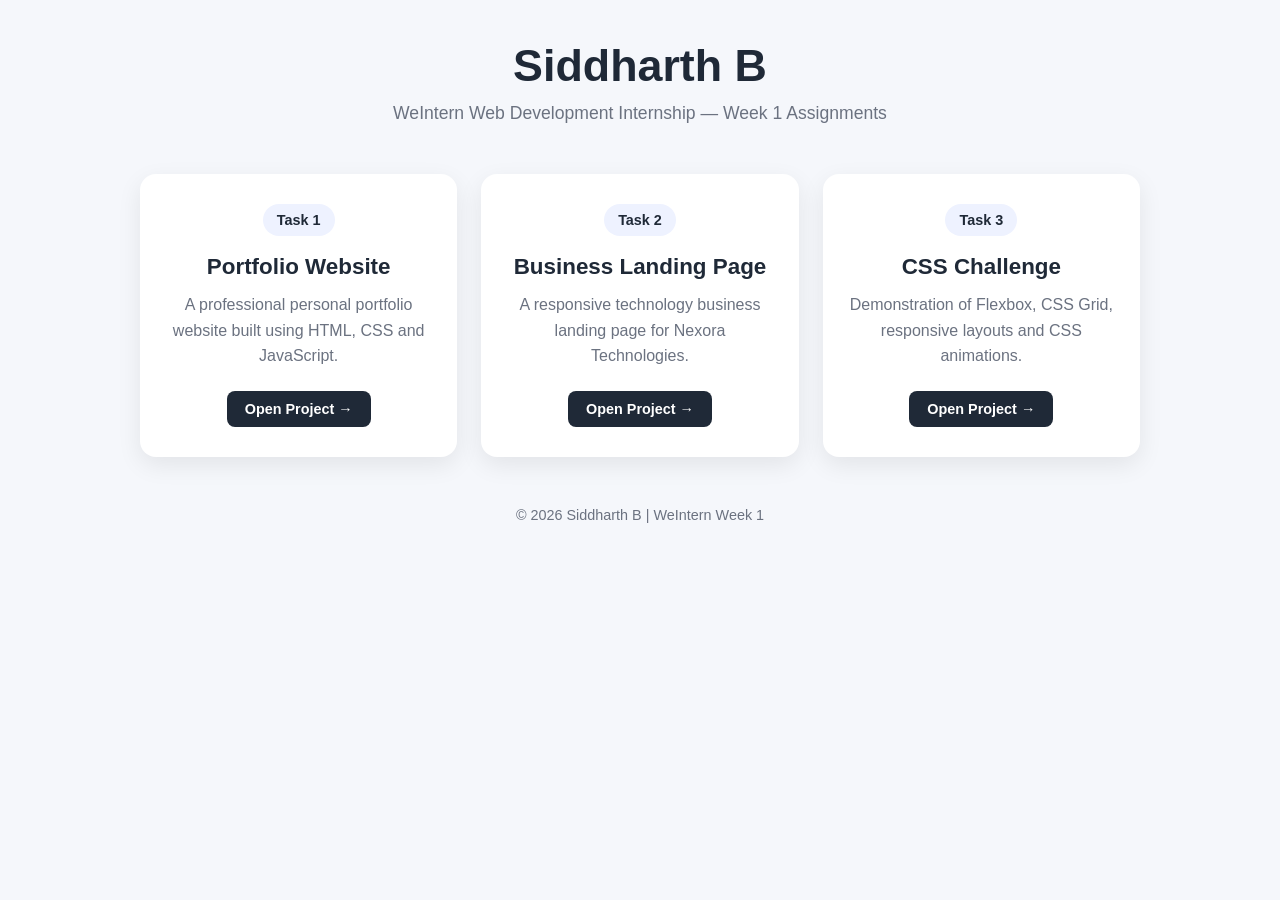
<file: index.html>
<!DOCTYPE html>
<html lang="en">
<head>
    <meta charset="UTF-8">
    <meta name="viewport" content="width=device-width, initial-scale=1.0">

    <title>Siddharth B | Week 1 Assignments</title>

    <style>
        * {
            margin: 0;
            padding: 0;
            box-sizing: border-box;
        }

        body {
            font-family: Arial, sans-serif;
            background: #f5f7fb;
            color: #1f2937;
            min-height: 100vh;
            padding: 40px 20px;
        }

        .container {
            width: 100%;
            max-width: 1000px;
            margin: auto;
        }

        header {
            text-align: center;
            margin-bottom: 50px;
        }

        header h1 {
            font-size: 2.8rem;
            margin-bottom: 12px;
        }

        header p {
            color: #6b7280;
            font-size: 1.1rem;
        }

        .projects {
            display: grid;
            grid-template-columns: repeat(3, 1fr);
            gap: 24px;
        }

        .project-card {
            background: #ffffff;
            padding: 30px 24px;
            border-radius: 16px;
            text-align: center;
            text-decoration: none;
            color: #1f2937;
            box-shadow: 0 8px 25px rgba(0, 0, 0, 0.08);
            transition: transform 0.3s ease, box-shadow 0.3s ease;
        }

        .project-card:hover {
            transform: translateY(-8px);
            box-shadow: 0 14px 35px rgba(0, 0, 0, 0.12);
        }

        .project-number {
            display: inline-block;
            margin-bottom: 18px;
            padding: 8px 14px;
            border-radius: 20px;
            background: #eef2ff;
            font-size: 0.9rem;
            font-weight: bold;
        }

        .project-card h2 {
            margin-bottom: 12px;
            font-size: 1.4rem;
        }

        .project-card p {
            color: #6b7280;
            line-height: 1.6;
            margin-bottom: 22px;
        }

        .open-project {
            display: inline-block;
            padding: 10px 18px;
            border-radius: 8px;
            background: #1f2937;
            color: white;
            font-size: 0.9rem;
            font-weight: bold;
        }

        footer {
            text-align: center;
            margin-top: 50px;
            color: #6b7280;
            font-size: 0.9rem;
        }

        @media (max-width: 768px) {
            .projects {
                grid-template-columns: 1fr;
            }

            header h1 {
                font-size: 2.2rem;
            }
        }
    </style>
</head>

<body>

    <main class="container">

        <header>
            <h1>Siddharth B</h1>

            <p>
                WeIntern Web Development Internship — Week 1 Assignments
            </p>
        </header>

        <section class="projects">

            <a href="portfolio-website/" class="project-card">

                <span class="project-number">
                    Task 1
                </span>

                <h2>Portfolio Website</h2>

                <p>
                    A professional personal portfolio website built using
                    HTML, CSS and JavaScript.
                </p>

                <span class="open-project">
                    Open Project →
                </span>

            </a>


            <a href="business-landing/" class="project-card">

                <span class="project-number">
                    Task 2
                </span>

                <h2>Business Landing Page</h2>

                <p>
                    A responsive technology business landing page for
                    Nexora Technologies.
                </p>

                <span class="open-project">
                    Open Project →
                </span>

            </a>


            <a href="css-challenge/" class="project-card">

                <span class="project-number">
                    Task 3
                </span>

                <h2>CSS Challenge</h2>

                <p>
                    Demonstration of Flexbox, CSS Grid, responsive layouts
                    and CSS animations.
                </p>

                <span class="open-project">
                    Open Project →
                </span>

            </a>

        </section>

        <footer>
            <p>© 2026 Siddharth B | WeIntern Week 1</p>
        </footer>

    </main>

</body>
</html>
</file>
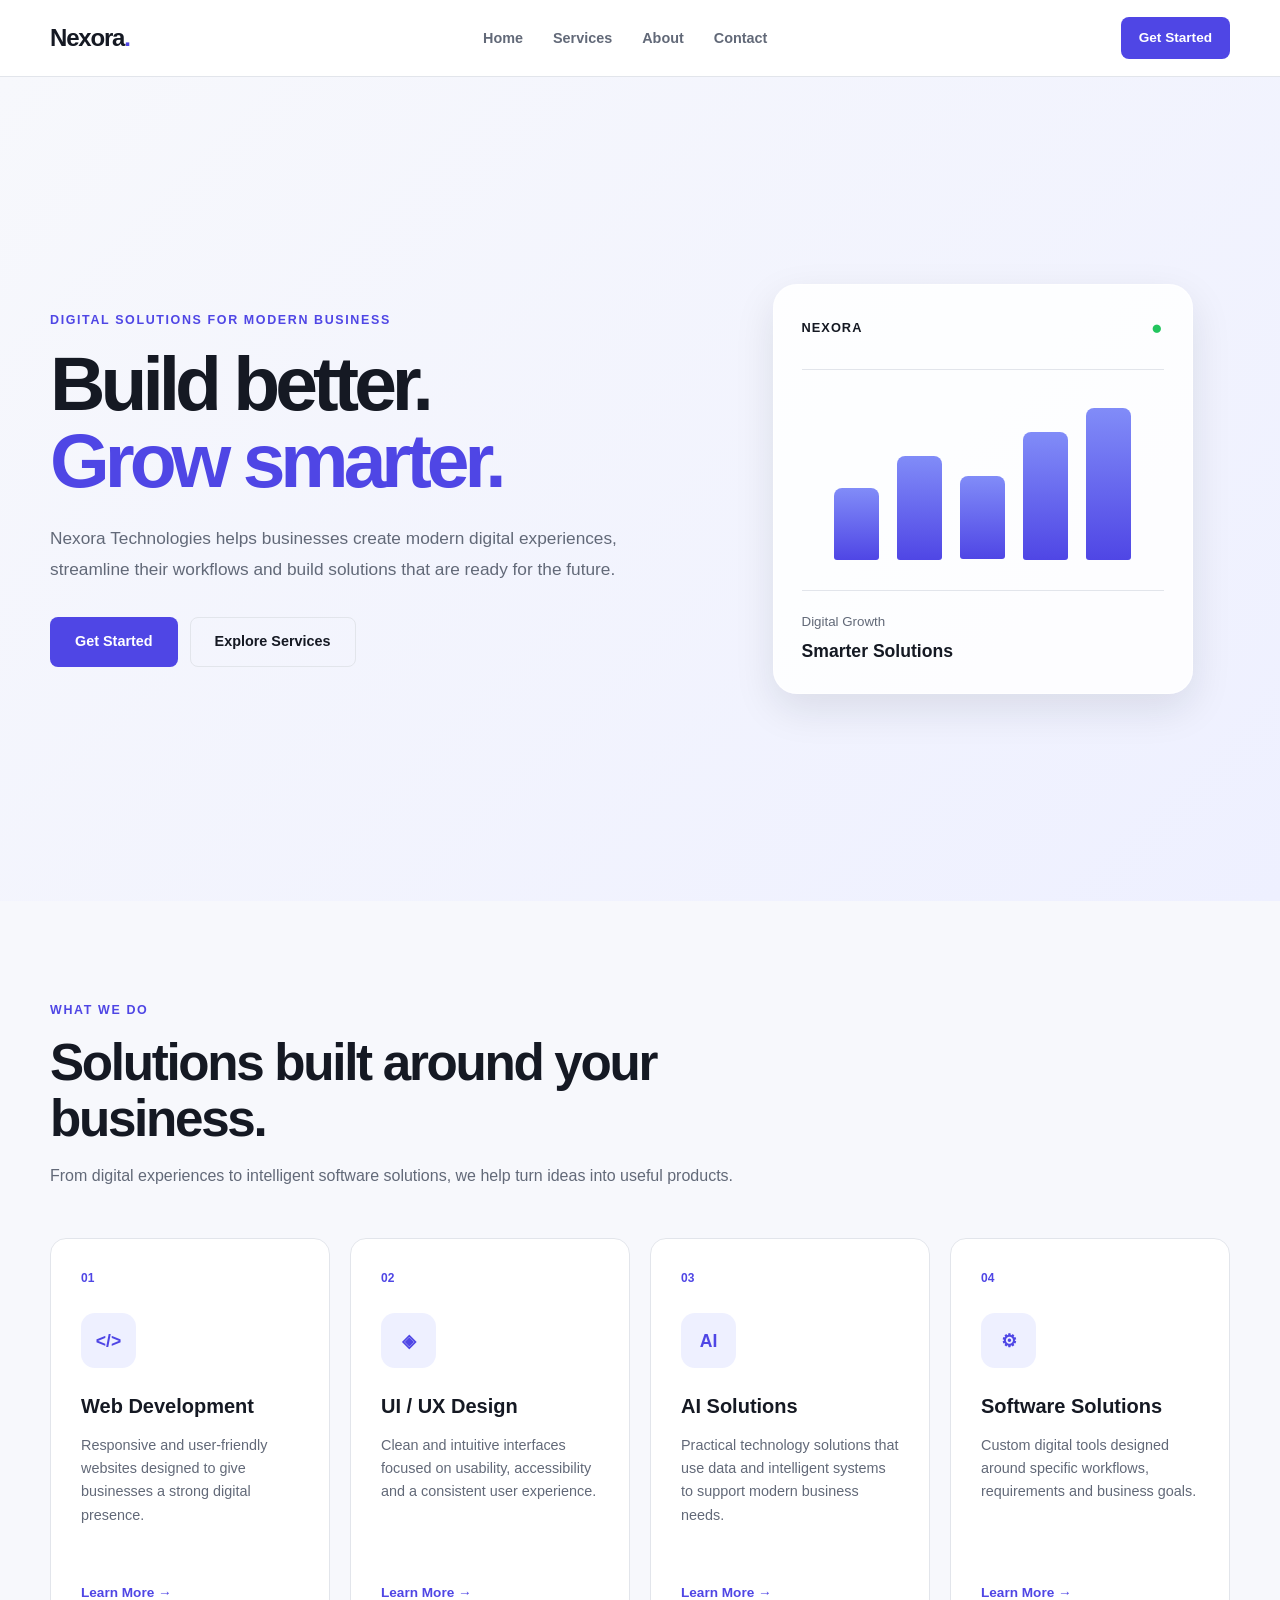
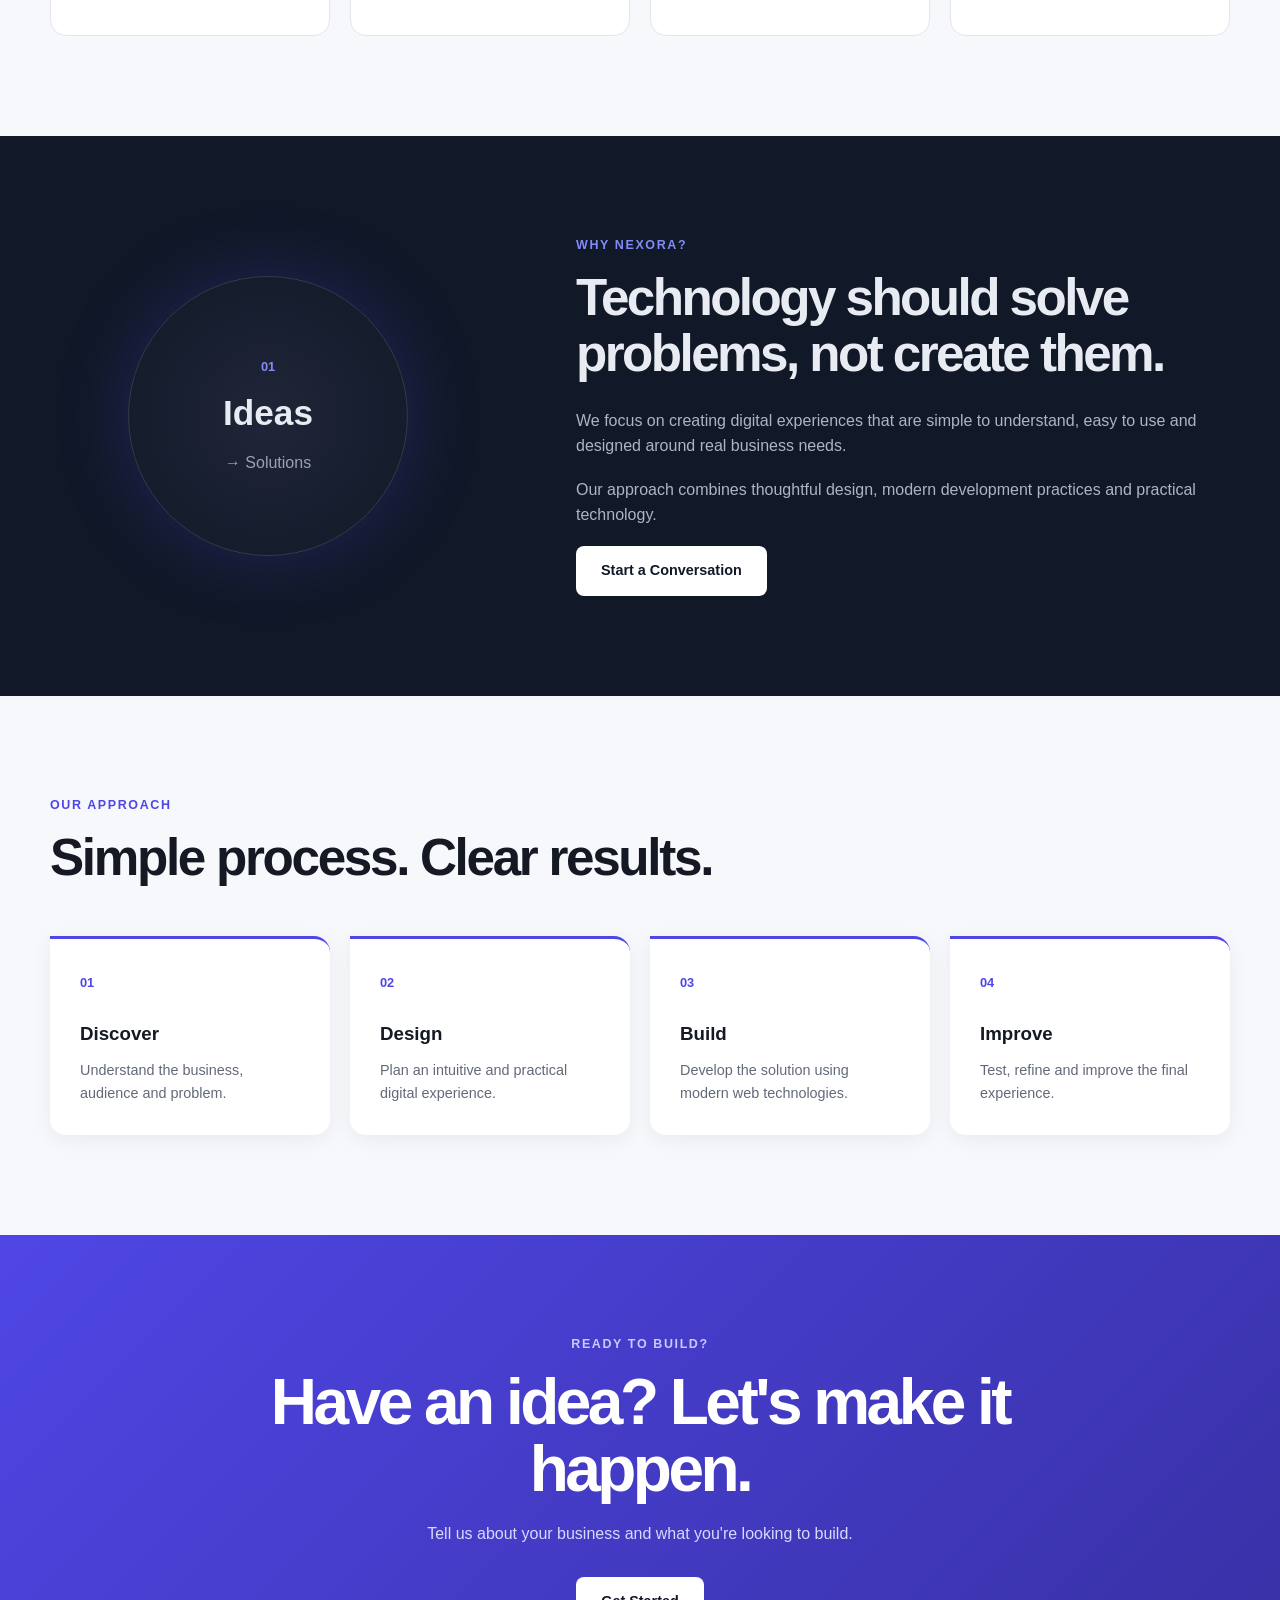
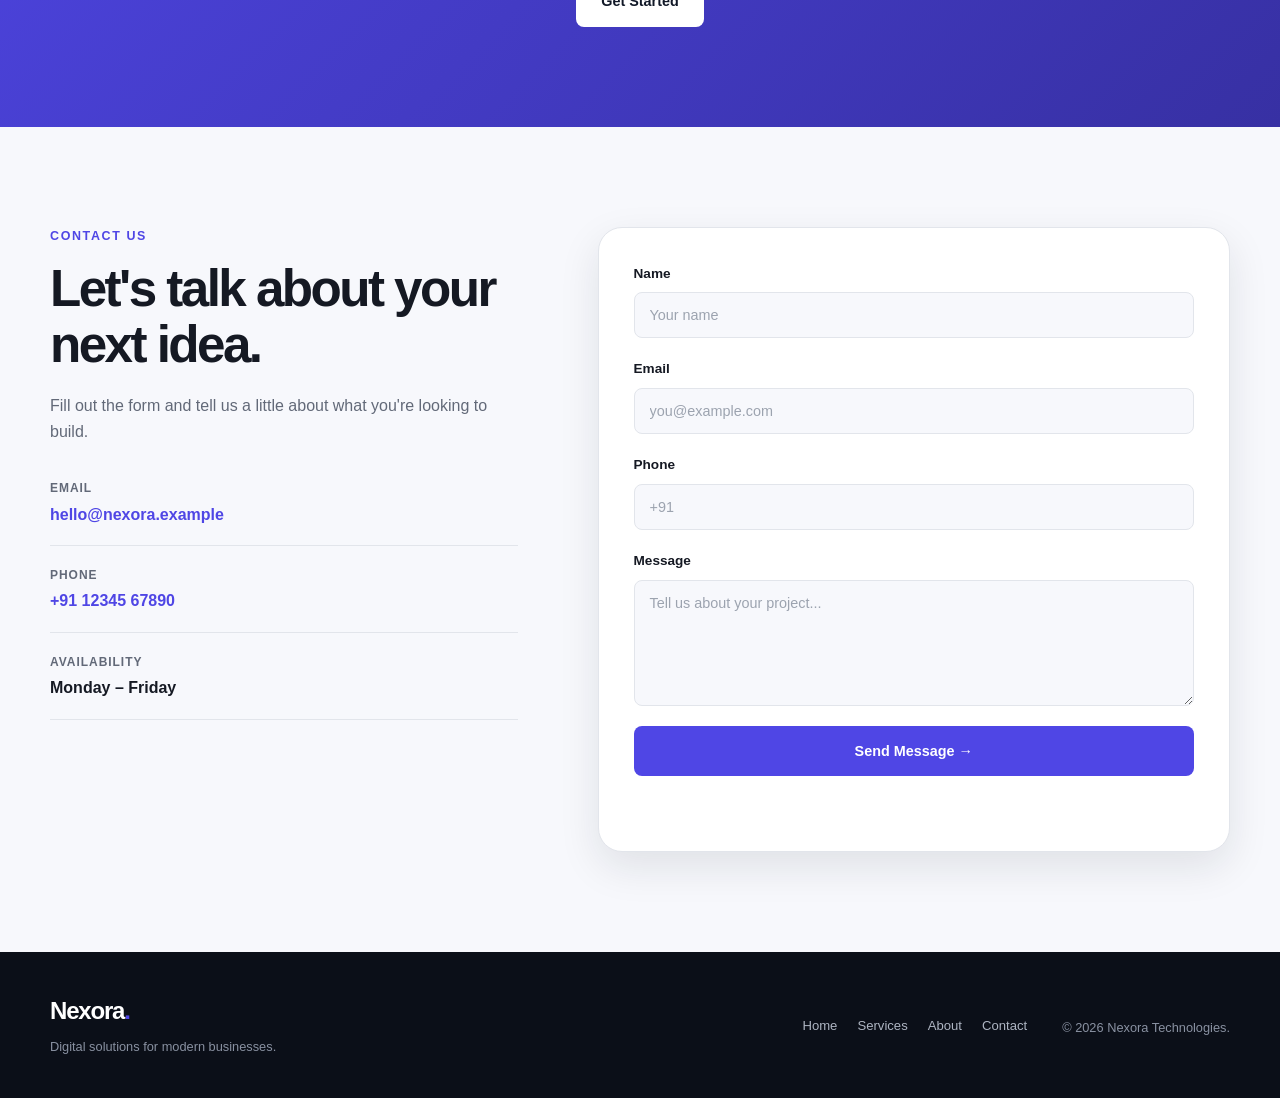
<file: business-landing/index.html>
<!DOCTYPE html>
<html lang="en">

<head>

    <meta charset="UTF-8">

    <meta name="viewport" content="width=device-width, initial-scale=1.0">

    <meta name="description" content="Nexora Technologies - Modern digital solutions for growing businesses.">

    <meta name="author" content="Nexora Technologies">

    <title>Nexora Technologies | Digital Solutions</title>

    <link rel="stylesheet" href="css/style.css">

</head>


<body>


    <!-- ================= NAVIGATION ================= -->

    <header class="site-header">

        <nav class="navbar container">


            <!-- Brand -->

            <a href="#home" class="logo">
                Nexora<span>.</span>
            </a>


            <!-- Navigation Links -->

            <ul class="nav-links" id="nav-links">

                <li>
                    <a href="#home">
                        Home
                    </a>
                </li>

                <li>
                    <a href="#services">
                        Services
                    </a>
                </li>

                <li>
                    <a href="#about">
                        About
                    </a>
                </li>

                <li>
                    <a href="#contact">
                        Contact
                    </a>
                </li>

            </ul>


            <!-- Navigation Actions -->

            <div class="nav-actions">

                <a href="#contact" class="nav-cta">
                    Get Started
                </a>


                <button class="menu-btn" id="menu-toggle" type="button" aria-label="Open navigation menu"
                    aria-expanded="false">
                    ☰
                </button>

            </div>

        </nav>

    </header>



    <!-- ================= MAIN ================= -->

    <main>


        <!-- ================= HERO ================= -->

        <section class="hero" id="home">

            <div class="container hero-grid">


                <!-- Hero Content -->

                <div class="hero-content">

                    <p class="eyebrow">
                        Digital Solutions for Modern Business
                    </p>


                    <h1>
                        Build better.
                        <span>Grow smarter.</span>
                    </h1>


                    <p class="hero-text">

                        Nexora Technologies helps businesses
                        create modern digital experiences,
                        streamline their workflows and build
                        solutions that are ready for the future.

                    </p>


                    <div class="hero-buttons">

                        <a href="#contact" class="btn btn-primary">
                            Get Started
                        </a>


                        <a href="#services" class="btn btn-secondary">
                            Explore Services
                        </a>

                    </div>

                </div>



                <!-- Hero Visual -->

                <div class="hero-visual">

                    <div class="hero-card">

                        <div class="hero-card-top">

                            <span>
                                NEXORA
                            </span>

                            <span class="status-dot">
                                ●
                            </span>

                        </div>


                        <div class="hero-chart">

                            <div class="chart-bar bar-one"></div>

                            <div class="chart-bar bar-two"></div>

                            <div class="chart-bar bar-three"></div>

                            <div class="chart-bar bar-four"></div>

                            <div class="chart-bar bar-five"></div>

                        </div>


                        <div class="hero-card-bottom">

                            <div>

                                <small>
                                    Digital Growth
                                </small>

                                <strong>
                                    Smarter Solutions
                                </strong>

                            </div>

                        </div>

                    </div>

                </div>

            </div>

        </section>



        <!-- ================= SERVICES ================= -->

        <section class="section" id="services">

            <div class="container">


                <div class="section-heading">

                    <p class="eyebrow">
                        What We Do
                    </p>


                    <h2>
                        Solutions built around your business.
                    </h2>


                    <p>

                        From digital experiences to intelligent
                        software solutions, we help turn ideas
                        into useful products.

                    </p>

                </div>



                <!-- Services -->

                <div class="services-grid">


                    <!-- Service 1 -->

                    <article class="service-card">

                        <div class="service-number">
                            01
                        </div>


                        <div class="service-icon">
                            &lt;/&gt;
                        </div>


                        <h3>
                            Web Development
                        </h3>


                        <p>

                            Responsive and user-friendly websites
                            designed to give businesses a strong
                            digital presence.

                        </p>


                        <a href="#contact" class="service-link">
                            Learn More →
                        </a>

                    </article>



                    <!-- Service 2 -->

                    <article class="service-card">

                        <div class="service-number">
                            02
                        </div>


                        <div class="service-icon">
                            ◈
                        </div>


                        <h3>
                            UI / UX Design
                        </h3>


                        <p>

                            Clean and intuitive interfaces focused
                            on usability, accessibility and a
                            consistent user experience.

                        </p>


                        <a href="#contact" class="service-link">
                            Learn More →
                        </a>

                    </article>



                    <!-- Service 3 -->

                    <article class="service-card">

                        <div class="service-number">
                            03
                        </div>


                        <div class="service-icon">
                            AI
                        </div>


                        <h3>
                            AI Solutions
                        </h3>


                        <p>

                            Practical technology solutions that
                            use data and intelligent systems to
                            support modern business needs.

                        </p>


                        <a href="#contact" class="service-link">
                            Learn More →
                        </a>

                    </article>



                    <!-- Service 4 -->

                    <article class="service-card">

                        <div class="service-number">
                            04
                        </div>


                        <div class="service-icon">
                            ⚙
                        </div>


                        <h3>
                            Software Solutions
                        </h3>


                        <p>

                            Custom digital tools designed around
                            specific workflows, requirements and
                            business goals.

                        </p>


                        <a href="#contact" class="service-link">
                            Learn More →
                        </a>

                    </article>

                </div>

            </div>

        </section>



        <!-- ================= ABOUT ================= -->

        <section class="section section-dark" id="about">

            <div class="container about-grid">


                <div class="about-visual">

                    <div class="about-box">

                        <span class="about-box-number">
                            01
                        </span>

                        <strong>
                            Ideas
                        </strong>

                        <span>
                            → Solutions
                        </span>

                    </div>

                </div>



                <div class="about-content">

                    <p class="eyebrow">
                        Why Nexora?
                    </p>


                    <h2>
                        Technology should solve problems,
                        not create them.
                    </h2>


                    <p>

                        We focus on creating digital experiences
                        that are simple to understand, easy to use
                        and designed around real business needs.

                    </p>


                    <p>

                        Our approach combines thoughtful design,
                        modern development practices and
                        practical technology.

                    </p>


                    <a href="#contact" class="btn btn-light">
                        Start a Conversation
                    </a>

                </div>

            </div>

        </section>



        <!-- ================= PROCESS ================= -->

        <section class="section">

            <div class="container">


                <div class="section-heading">

                    <p class="eyebrow">
                        Our Approach
                    </p>


                    <h2>
                        Simple process. Clear results.
                    </h2>

                </div>



                <div class="process-grid">


                    <!-- Step 1 -->

                    <article class="process-card">

                        <span>
                            01
                        </span>

                        <h3>
                            Discover
                        </h3>

                        <p>

                            Understand the business,
                            audience and problem.

                        </p>

                    </article>



                    <!-- Step 2 -->

                    <article class="process-card">

                        <span>
                            02
                        </span>

                        <h3>
                            Design
                        </h3>

                        <p>

                            Plan an intuitive and practical
                            digital experience.

                        </p>

                    </article>



                    <!-- Step 3 -->

                    <article class="process-card">

                        <span>
                            03
                        </span>

                        <h3>
                            Build
                        </h3>

                        <p>

                            Develop the solution using modern
                            web technologies.

                        </p>

                    </article>



                    <!-- Step 4 -->

                    <article class="process-card">

                        <span>
                            04
                        </span>

                        <h3>
                            Improve
                        </h3>

                        <p>

                            Test, refine and improve the final
                            experience.

                        </p>

                    </article>

                </div>

            </div>

        </section>



        <!-- ================= CTA ================= -->

        <section class="cta-section">

            <div class="container cta-content">

                <p class="eyebrow">
                    Ready to build?
                </p>


                <h2>
                    Have an idea?
                    Let's make it happen.
                </h2>


                <p>

                    Tell us about your business and what
                    you're looking to build.

                </p>


                <a href="#contact" class="btn btn-light">
                    Get Started
                </a>

            </div>

        </section>



        <!-- ================= CONTACT ================= -->

        <section class="section" id="contact">

            <div class="container contact-grid">


                <!-- Contact Information -->

                <div class="contact-info">

                    <p class="eyebrow">
                        Contact Us
                    </p>


                    <h2>
                        Let's talk about your next idea.
                    </h2>


                    <p>

                        Fill out the form and tell us a little
                        about what you're looking to build.

                    </p>


                    <div class="contact-details">

                        <div>

                            <span>
                                Email
                            </span>

                            <a href="mailto:hello@nexora.example">
                                hello@nexora.example
                            </a>

                        </div>


                        <div>

                            <span>
                                Phone
                            </span>

                            <a href="tel:+911234567890">
                                +91 12345 67890
                            </a>

                        </div>


                        <div>

                            <span>
                                Availability
                            </span>

                            <strong>
                                Monday – Friday
                            </strong>

                        </div>

                    </div>

                </div>



                <!-- Contact Form -->

                <div class="contact-form-wrapper">

                    <form id="contact-form" class="contact-form">


                        <!-- Name -->

                        <div class="form-group">

                            <label for="name">
                                Name
                            </label>


                            <input type="text" id="name" name="name" placeholder="Your name" required>

                        </div>



                        <!-- Email -->

                        <div class="form-group">

                            <label for="email">
                                Email
                            </label>


                            <input type="email" id="email" name="email" placeholder="you@example.com" required>

                        </div>



                        <!-- Phone -->

                        <div class="form-group">

                            <label for="phone">
                                Phone
                            </label>


                            <input type="tel" id="phone" name="phone" placeholder="+91">

                        </div>



                        <!-- Message -->

                        <div class="form-group">

                            <label for="message">
                                Message
                            </label>


                            <textarea id="message" name="message" rows="6" placeholder="Tell us about your project..."
                                required></textarea>

                        </div>



                        <!-- Submit -->

                        <button type="submit" class="btn btn-primary">
                            Send Message →
                        </button>


                        <p id="form-status" class="form-status" aria-live="polite"></p>

                    </form>

                </div>

            </div>

        </section>

    </main>



    <!-- ================= FOOTER ================= -->

    <footer class="site-footer">

        <div class="container footer-content">


            <div>

                <a href="#home" class="logo">
                    Nexora<span>.</span>
                </a>


                <p>
                    Digital solutions for modern businesses.
                </p>

            </div>


            <nav aria-label="Footer navigation">

                <ul class="footer-links">

                    <li>
                        <a href="#home">
                            Home
                        </a>
                    </li>

                    <li>
                        <a href="#services">
                            Services
                        </a>
                    </li>

                    <li>
                        <a href="#about">
                            About
                        </a>
                    </li>

                    <li>
                        <a href="#contact">
                            Contact
                        </a>
                    </li>

                </ul>

            </nav>


            <p class="copyright">
                © 2026 Nexora Technologies.
            </p>

        </div>

    </footer>



    <!-- JavaScript -->

    <script src="js/script.js"></script>

</body>

</html>
</file>
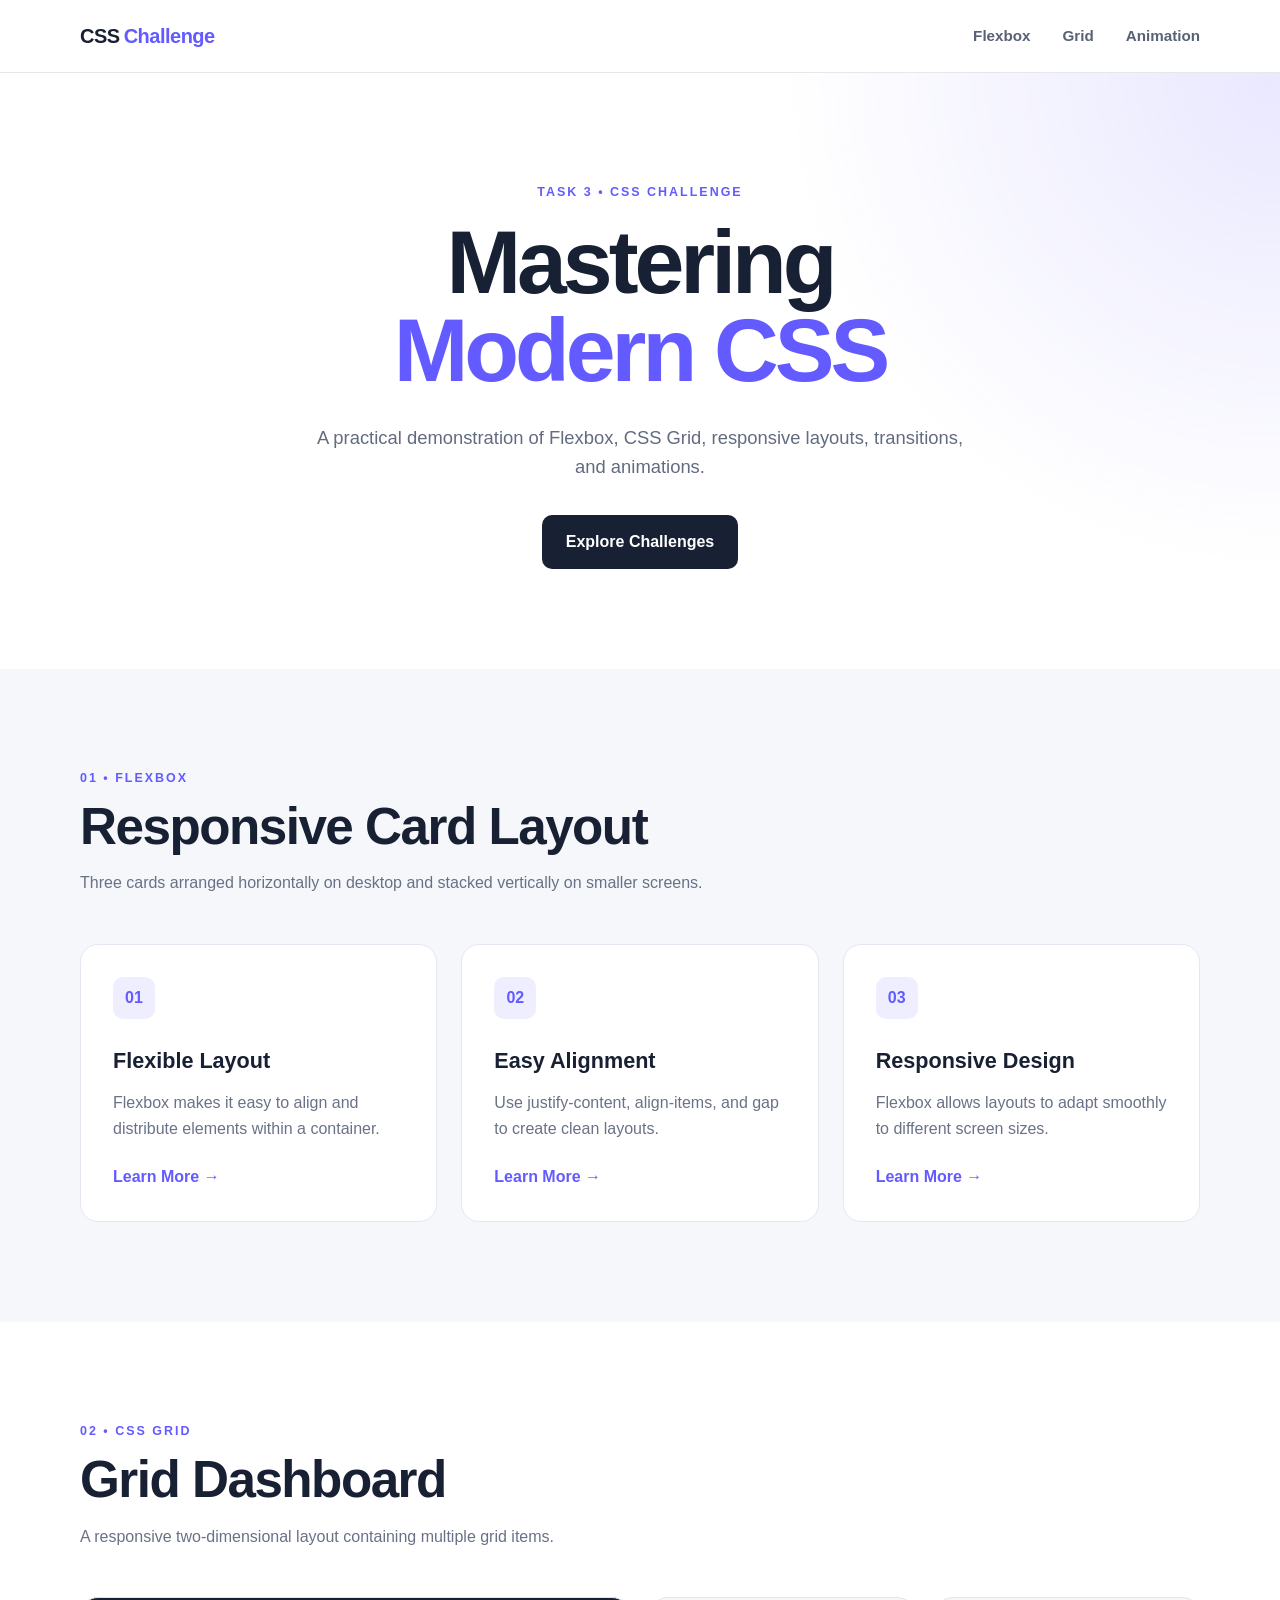
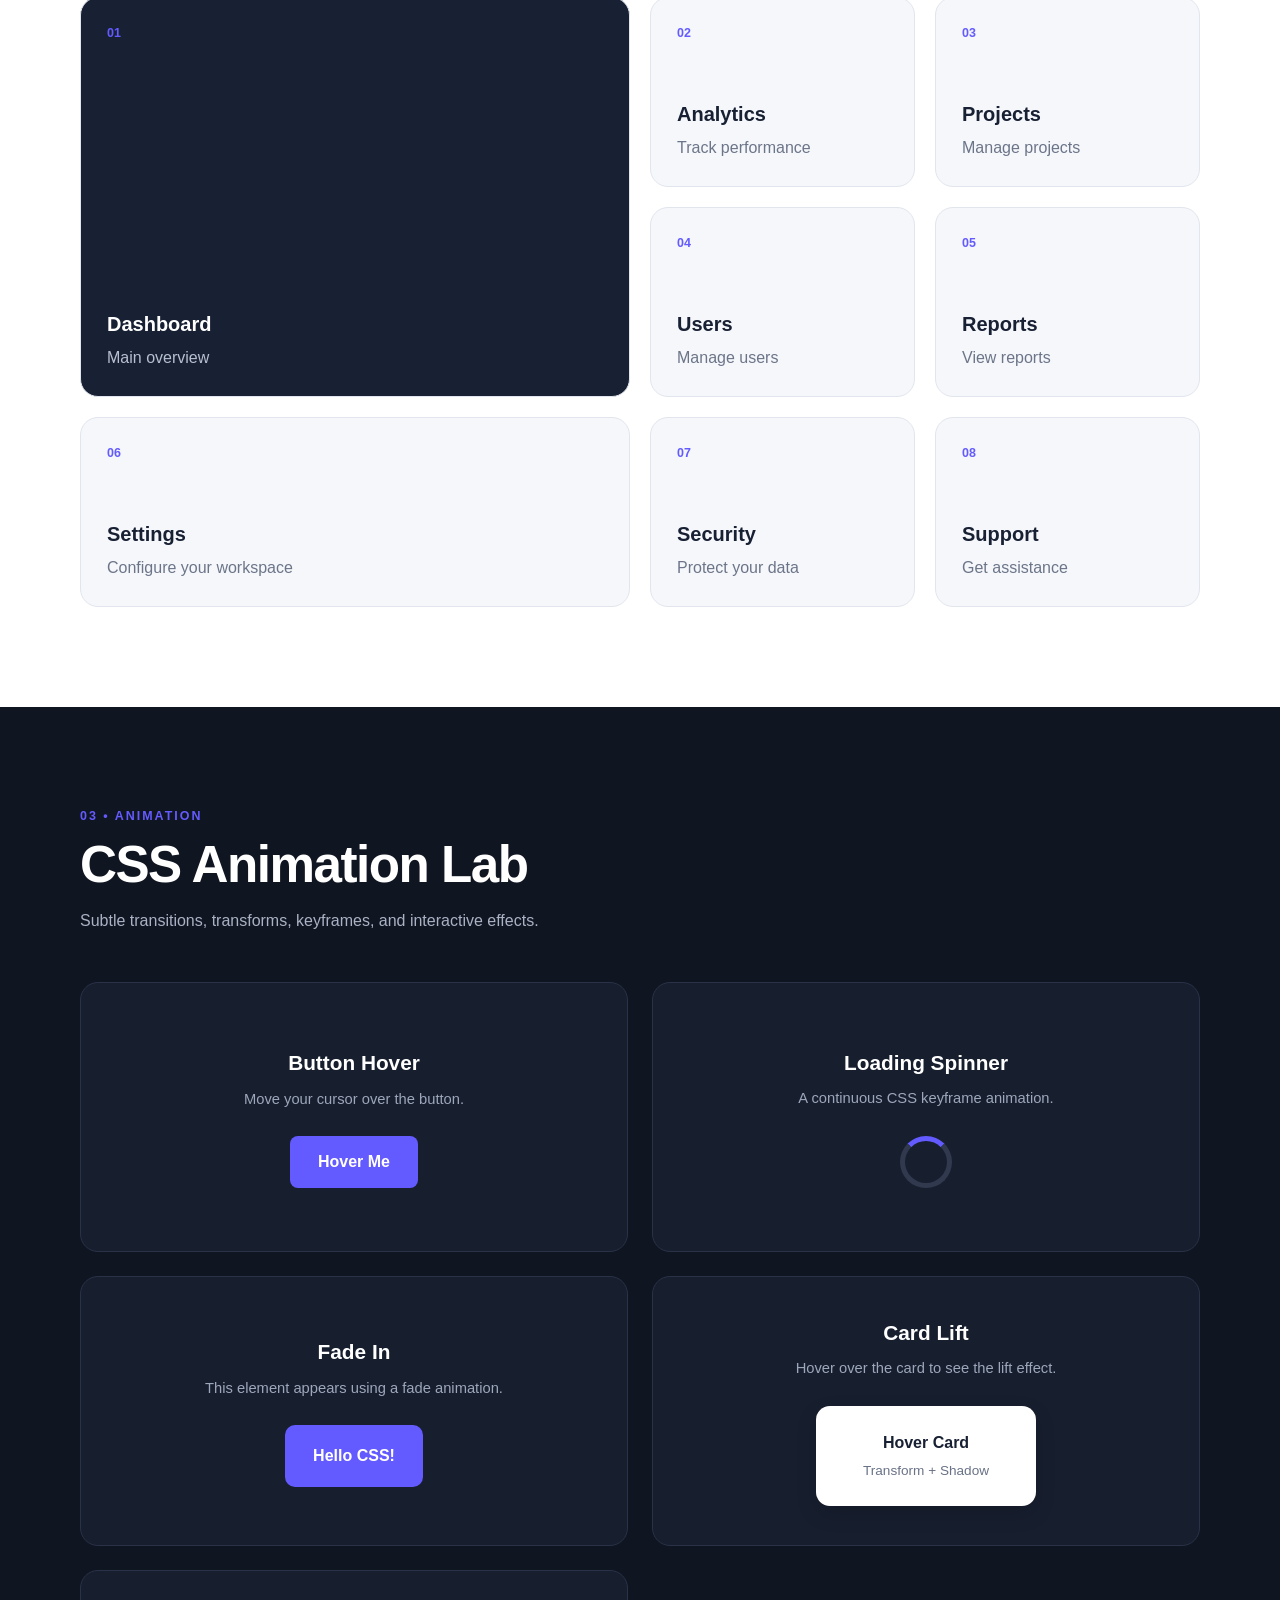
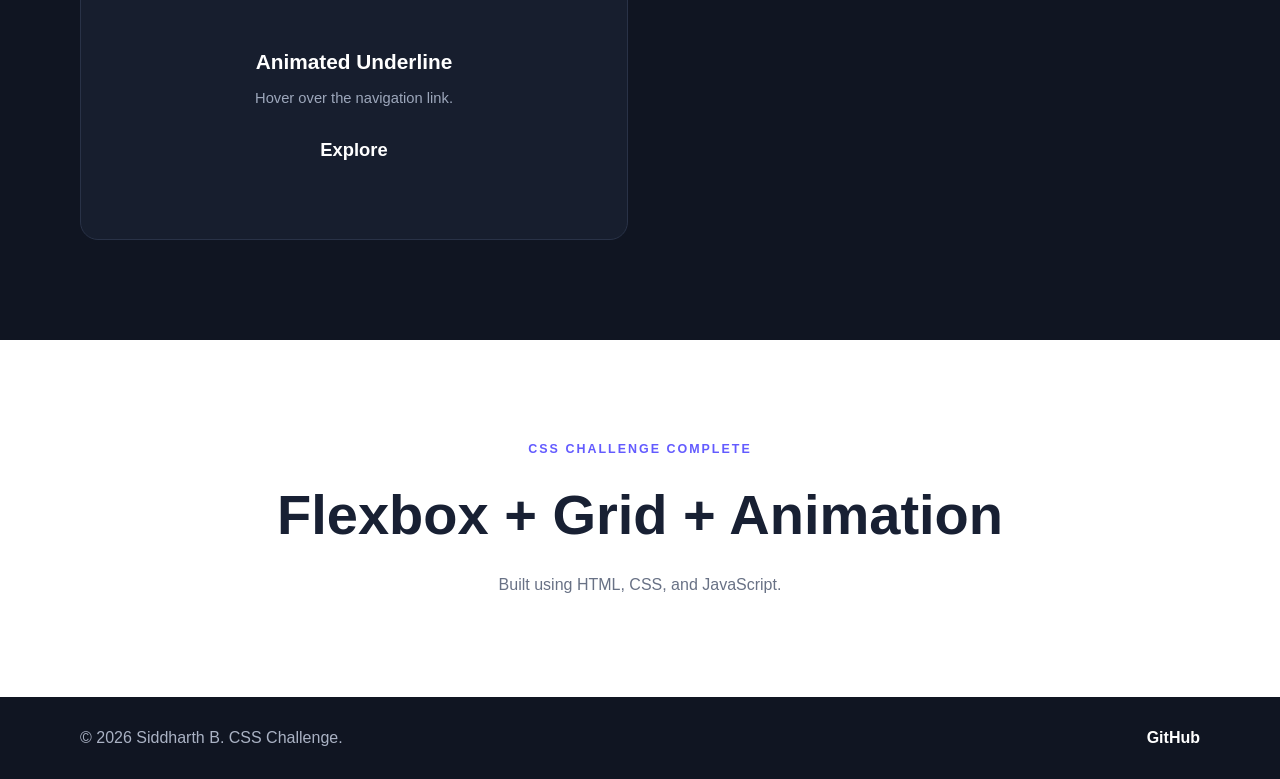
<file: css-challenge/index.html>
<!DOCTYPE html>
<html lang="en">

<head>
    <meta charset="UTF-8">
    <meta name="viewport" content="width=device-width, initial-scale=1.0">

    <title>CSS Challenge | Siddharth B</title>

    <link rel="stylesheet" href="css/style.css">
</head>

<body>

    <!-- Header -->
    <header class="site-header">
        <div class="container nav-container">

            <a href="#" class="logo">CSS<span>Challenge</span></a>

            <nav class="navigation">
                <a href="#flexbox">Flexbox</a>
                <a href="#grid">Grid</a>
                <a href="#animation">Animation</a>
            </nav>

        </div>
    </header>


    <main>

        <!-- Hero -->
        <section class="hero">
            <div class="container hero-content">

                <p class="eyebrow">TASK 3 • CSS CHALLENGE</p>

                <h1>
                    Mastering
                    <span>Modern CSS</span>
                </h1>

                <p class="hero-text">
                    A practical demonstration of Flexbox, CSS Grid,
                    responsive layouts, transitions, and animations.
                </p>

                <a href="#flexbox" class="hero-button">
                    Explore Challenges
                </a>

            </div>
        </section>


        <!-- Flexbox Challenge -->
        <section class="challenge-section" id="flexbox">

            <div class="container">

                <div class="section-heading">
                    <p class="section-label">01 • FLEXBOX</p>

                    <h2>Responsive Card Layout</h2>

                    <p>
                        Three cards arranged horizontally on desktop
                        and stacked vertically on smaller screens.
                    </p>
                </div>


                <div class="flex-container">

                    <article class="feature-card">

                        <div class="card-number">01</div>

                        <h3>Flexible Layout</h3>

                        <p>
                            Flexbox makes it easy to align and distribute
                            elements within a container.
                        </p>

                        <a href="#" class="card-link">
                            Learn More →
                        </a>

                    </article>


                    <article class="feature-card">

                        <div class="card-number">02</div>

                        <h3>Easy Alignment</h3>

                        <p>
                            Use justify-content, align-items, and gap
                            to create clean layouts.
                        </p>

                        <a href="#" class="card-link">
                            Learn More →
                        </a>

                    </article>


                    <article class="feature-card">

                        <div class="card-number">03</div>

                        <h3>Responsive Design</h3>

                        <p>
                            Flexbox allows layouts to adapt smoothly
                            to different screen sizes.
                        </p>

                        <a href="#" class="card-link">
                            Learn More →
                        </a>

                    </article>

                </div>

            </div>

        </section>


        <!-- Grid Challenge -->
        <section class="challenge-section grid-section" id="grid">

            <div class="container">

                <div class="section-heading">
                    <p class="section-label">02 • CSS GRID</p>

                    <h2>Grid Dashboard</h2>

                    <p>
                        A responsive two-dimensional layout containing
                        multiple grid items.
                    </p>
                </div>


                <div class="grid-container">

                    <article class="grid-item grid-item-large">
                        <span>01</span>
                        <h3>Dashboard</h3>
                        <p>Main overview</p>
                    </article>

                    <article class="grid-item">
                        <span>02</span>
                        <h3>Analytics</h3>
                        <p>Track performance</p>
                    </article>

                    <article class="grid-item">
                        <span>03</span>
                        <h3>Projects</h3>
                        <p>Manage projects</p>
                    </article>

                    <article class="grid-item">
                        <span>04</span>
                        <h3>Users</h3>
                        <p>Manage users</p>
                    </article>

                    <article class="grid-item">
                        <span>05</span>
                        <h3>Reports</h3>
                        <p>View reports</p>
                    </article>

                    <article class="grid-item grid-item-wide">
                        <span>06</span>
                        <h3>Settings</h3>
                        <p>Configure your workspace</p>
                    </article>

                    <article class="grid-item">
                        <span>07</span>
                        <h3>Security</h3>
                        <p>Protect your data</p>
                    </article>

                    <article class="grid-item">
                        <span>08</span>
                        <h3>Support</h3>
                        <p>Get assistance</p>
                    </article>

                </div>

            </div>

        </section>


        <!-- Animation Challenge -->
        <section class="challenge-section animation-section" id="animation">

            <div class="container">

                <div class="section-heading">
                    <p class="section-label">03 • ANIMATION</p>

                    <h2>CSS Animation Lab</h2>

                    <p>
                        Subtle transitions, transforms, keyframes,
                        and interactive effects.
                    </p>
                </div>


                <div class="animation-demo">

                    <!-- Animated Button -->
                    <div class="animation-box">

                        <h3>Button Hover</h3>

                        <p>
                            Move your cursor over the button.
                        </p>

                        <button class="animated-button">
                            Hover Me
                        </button>

                    </div>


                    <!-- Spinner -->
                    <div class="animation-box">

                        <h3>Loading Spinner</h3>

                        <p>
                            A continuous CSS keyframe animation.
                        </p>

                        <div class="spinner"></div>

                    </div>


                    <!-- Fade In -->
                    <div class="animation-box fade-demo">

                        <h3>Fade In</h3>

                        <p>
                            This element appears using a fade animation.
                        </p>

                        <div class="fade-element">
                            Hello CSS!
                        </div>

                    </div>


                    <!-- Card Lift -->
                    <div class="animation-box">

                        <h3>Card Lift</h3>

                        <p>
                            Hover over the card to see the lift effect.
                        </p>

                        <div class="lift-card">
                            <strong>Hover Card</strong>
                            <span>Transform + Shadow</span>
                        </div>

                    </div>


                    <!-- Animated Underline -->
                    <div class="animation-box">

                        <h3>Animated Underline</h3>

                        <p>
                            Hover over the navigation link.
                        </p>

                        <a href="#" class="animated-link">
                            Explore
                        </a>

                    </div>

                </div>

            </div>

        </section>


        <!-- Footer CTA -->
        <section class="final-section">

            <div class="container">

                <p class="section-label">CSS CHALLENGE COMPLETE</p>

                <h2>
                    Flexbox + Grid + Animation
                </h2>

                <p>
                    Built using HTML, CSS, and JavaScript.
                </p>

            </div>

        </section>

    </main>


    <!-- Footer -->
    <footer class="site-footer">

        <div class="container footer-content">

            <p>
                © 2026 Siddharth B. CSS Challenge.
            </p>

            <a href="https://github.com/RedemptionScripts" target="_blank" rel="noopener noreferrer">
                GitHub
            </a>

        </div>

    </footer>


    <script src="js/script.js"></script>

</body>

</html>
</file>
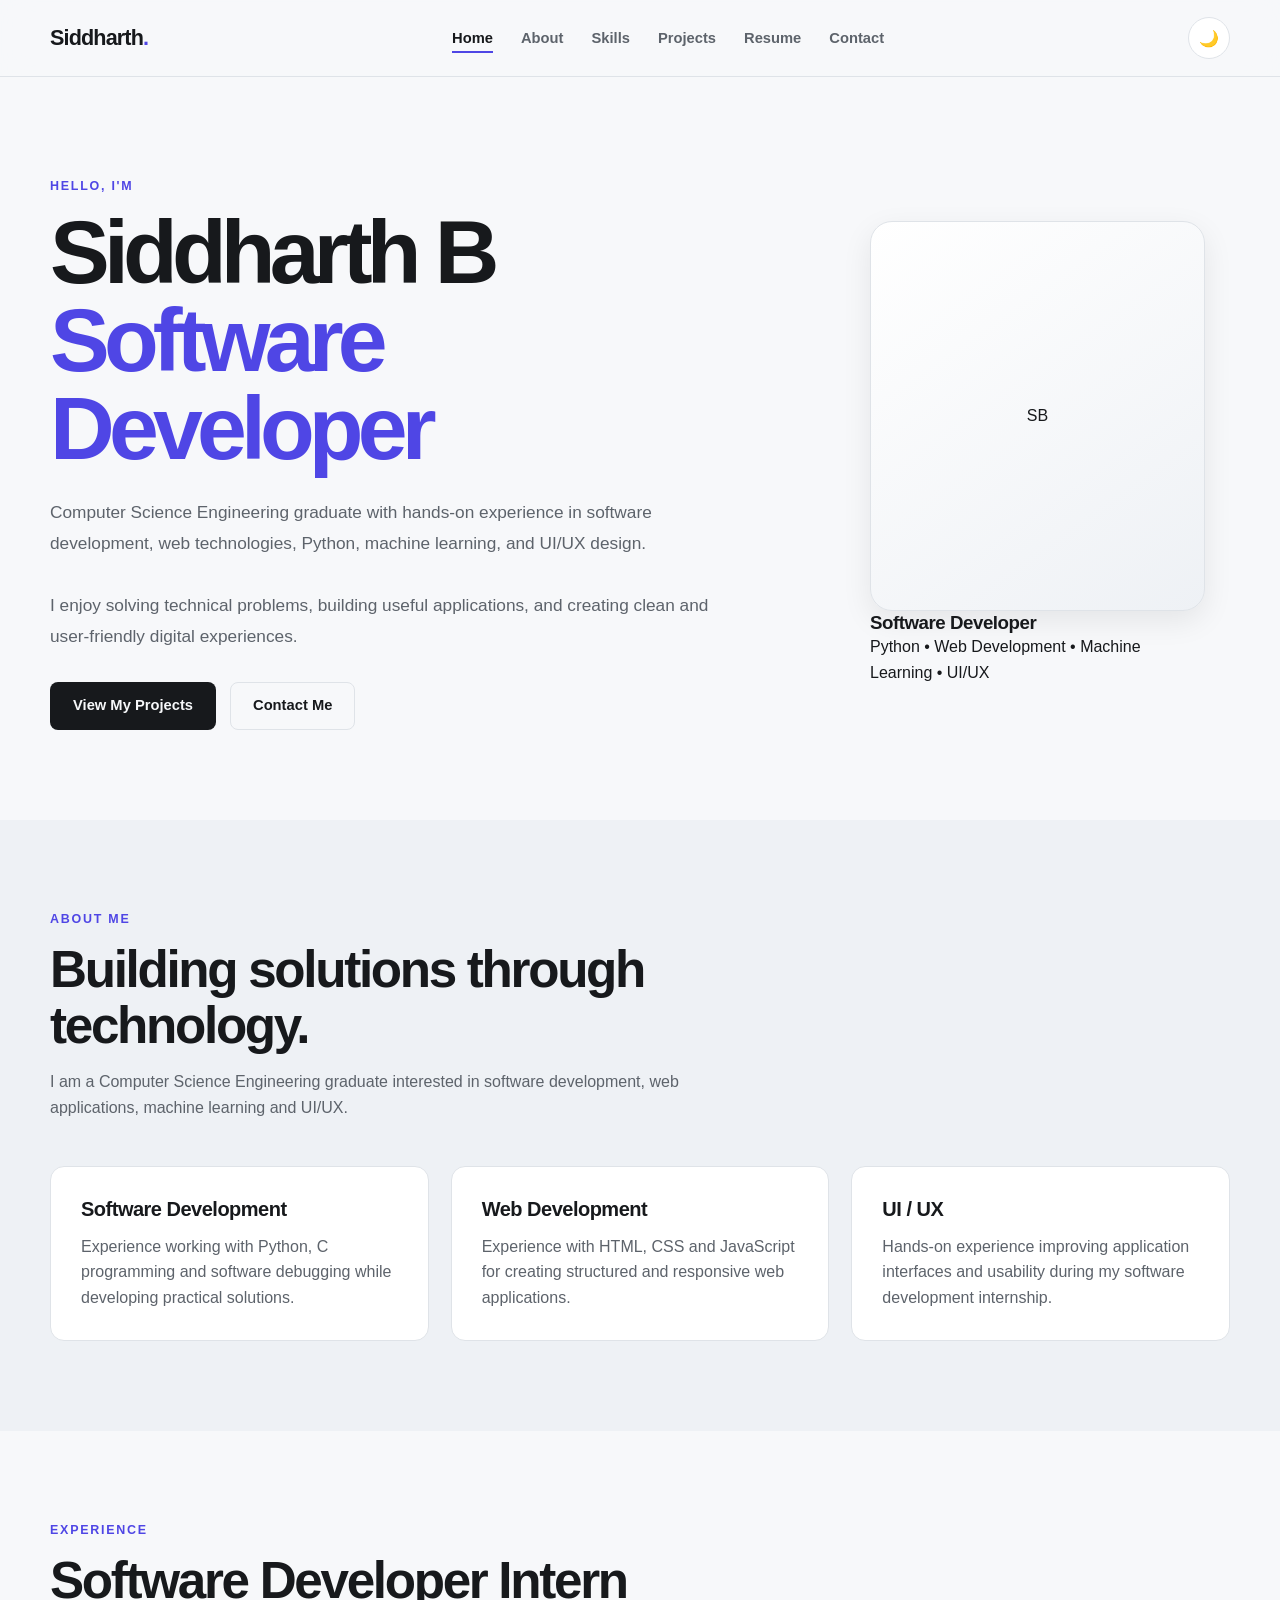
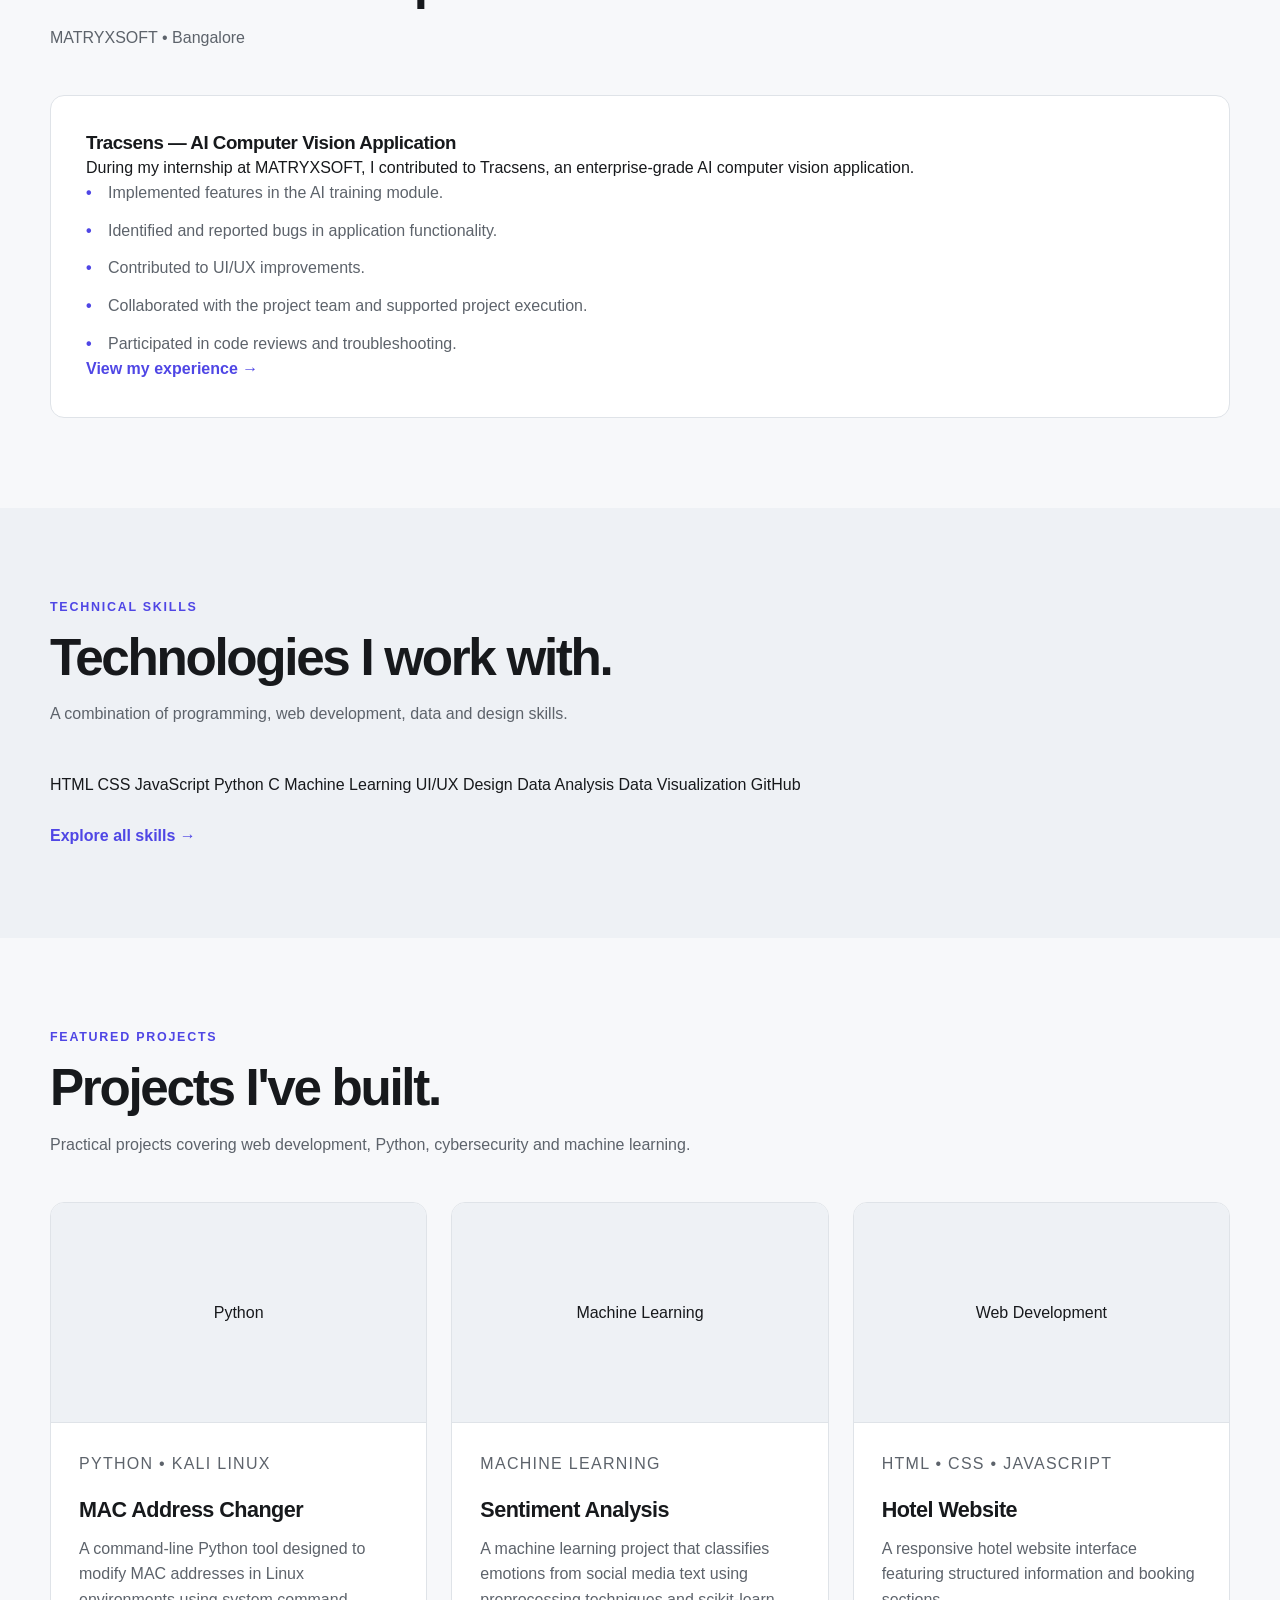
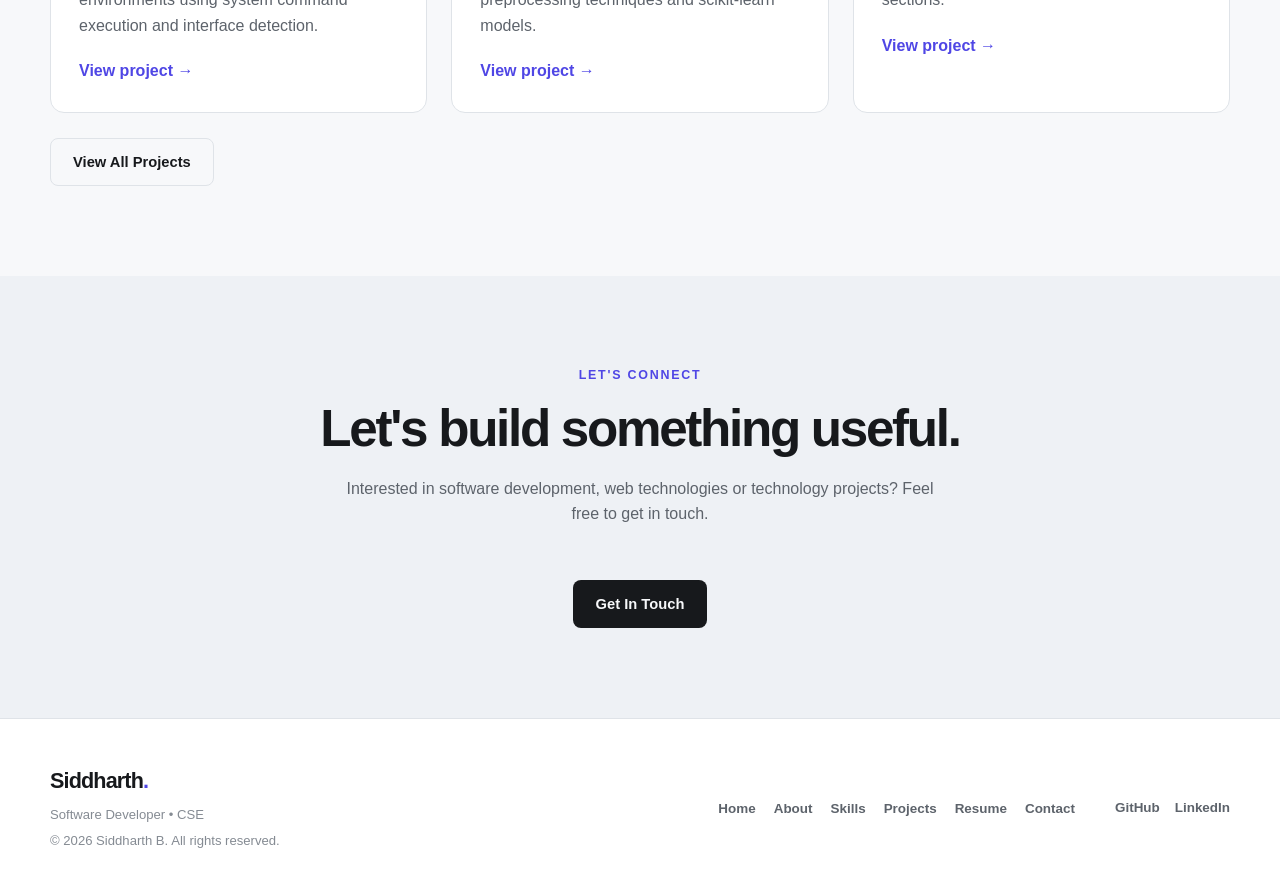
<file: portfolio-website/index.html>
<!DOCTYPE html>
<html lang="en">

<head>
    <meta charset="UTF-8">

    <meta name="viewport" content="width=device-width, initial-scale=1.0">

    <meta name="description" content="Siddharth B - Software Developer and Computer Science Engineer portfolio.">

    <meta name="keywords"
        content="Siddharth B, Software Developer, Web Developer, Python, JavaScript, UI UX, Machine Learning">

    <meta name="author" content="Siddharth B">

    <title>Siddharth B | Software Developer</title>

    <!-- CSS -->
    <link rel="stylesheet" href="css/style.css">
</head>


<body>

    <!-- ================= HEADER ================= -->

    <header class="site-header">

        <nav class="navbar container">

            <!-- Logo -->

            <a href="index.html" class="logo">
                Siddharth<span>.</span>
            </a>


            <!-- Navigation -->

            <ul class="nav-links">

                <li>
                    <a href="index.html" class="active">
                        Home
                    </a>
                </li>

                <li>
                    <a href="about.html">
                        About
                    </a>
                </li>

                <li>
                    <a href="skills.html">
                        Skills
                    </a>
                </li>

                <li>
                    <a href="projects.html">
                        Projects
                    </a>
                </li>

                <li>
                    <a href="resume.html">
                        Resume
                    </a>
                </li>

                <li>
                    <a href="contact.html">
                        Contact
                    </a>
                </li>

            </ul>


            <!-- Navigation Actions -->

            <div class="nav-actions">

                <!-- Theme Toggle -->

                <button class="icon-btn" id="theme-toggle" type="button" aria-label="Toggle dark and light mode">
                    🌙
                </button>


                <!-- Mobile Menu -->

                <button class="menu-btn" id="menu-toggle" type="button" aria-label="Open navigation menu"
                    aria-expanded="false">
                    ☰
                </button>

            </div>

        </nav>

    </header>



    <!-- ================= MAIN ================= -->

    <main>


        <!-- ================= HERO ================= -->

        <section class="hero" id="home">

            <div class="container hero-grid">


                <!-- Hero Content -->

                <div class="hero-content">

                    <p class="eyebrow">
                        Hello, I'm
                    </p>


                    <h1>

                        Siddharth B

                        <br>

                        <span>
                            Software Developer
                        </span>

                    </h1>


                    <p class="hero-text">

                        Computer Science Engineering graduate with
                        hands-on experience in software development,
                        web technologies, Python, machine learning,
                        and UI/UX design.

                    </p>


                    <p class="hero-text">

                        I enjoy solving technical problems, building
                        useful applications, and creating clean and
                        user-friendly digital experiences.

                    </p>


                    <!-- Buttons -->

                    <div class="btn-row">

                        <a href="projects.html" class="btn btn-primary">
                            View My Projects
                        </a>


                        <a href="contact.html" class="btn btn-secondary">
                            Contact Me
                        </a>

                    </div>

                </div>



                <!-- Hero Profile -->

                <div class="hero-card">

                    <div class="profile-placeholder">

                        SB

                    </div>


                    <h3>
                        Software Developer
                    </h3>


                    <p>
                        Python • Web Development • Machine Learning
                        • UI/UX
                    </p>

                </div>

            </div>

        </section>



        <!-- ================= ABOUT PREVIEW ================= -->

        <section class="section section-alt">

            <div class="container">


                <div class="section-heading">

                    <p class="eyebrow">
                        About Me
                    </p>


                    <h2>
                        Building solutions through technology.
                    </h2>


                    <p>

                        I am a Computer Science Engineering graduate
                        interested in software development, web
                        applications, machine learning and UI/UX.

                    </p>

                </div>



                <div class="feature-grid">


                    <!-- Card 1 -->

                    <article class="info-card">

                        <h3>
                            Software Development
                        </h3>

                        <p>

                            Experience working with Python,
                            C programming and software debugging
                            while developing practical solutions.

                        </p>

                    </article>



                    <!-- Card 2 -->

                    <article class="info-card">

                        <h3>
                            Web Development
                        </h3>

                        <p>

                            Experience with HTML, CSS and JavaScript
                            for creating structured and responsive
                            web applications.

                        </p>

                    </article>



                    <!-- Card 3 -->

                    <article class="info-card">

                        <h3>
                            UI / UX
                        </h3>

                        <p>

                            Hands-on experience improving application
                            interfaces and usability during my
                            software development internship.

                        </p>

                    </article>

                </div>


            </div>

        </section>



        <!-- ================= INTERNSHIP ================= -->

        <section class="section">

            <div class="container">


                <div class="section-heading">

                    <p class="eyebrow">
                        Experience
                    </p>


                    <h2>
                        Software Developer Intern
                    </h2>


                    <p>
                        MATRYXSOFT • Bangalore
                    </p>

                </div>



                <div class="experience-card">

                    <h3>
                        Tracsens — AI Computer Vision Application
                    </h3>


                    <p>

                        During my internship at MATRYXSOFT, I
                        contributed to Tracsens, an enterprise-grade
                        AI computer vision application.

                    </p>


                    <ul class="experience-list">

                        <li>
                            Implemented features in the AI training
                            module.
                        </li>

                        <li>
                            Identified and reported bugs in
                            application functionality.
                        </li>

                        <li>
                            Contributed to UI/UX improvements.
                        </li>

                        <li>
                            Collaborated with the project team and
                            supported project execution.
                        </li>

                        <li>
                            Participated in code reviews and
                            troubleshooting.
                        </li>

                    </ul>


                    <a href="about.html" class="text-link">
                        View my experience →
                    </a>

                </div>

            </div>

        </section>



        <!-- ================= SKILLS PREVIEW ================= -->

        <section class="section section-alt">

            <div class="container">


                <div class="section-heading">

                    <p class="eyebrow">
                        Technical Skills
                    </p>


                    <h2>
                        Technologies I work with.
                    </h2>


                    <p>

                        A combination of programming,
                        web development, data and design skills.

                    </p>

                </div>



                <div class="skills-preview">


                    <span class="skill-tag">
                        HTML
                    </span>


                    <span class="skill-tag">
                        CSS
                    </span>


                    <span class="skill-tag">
                        JavaScript
                    </span>


                    <span class="skill-tag">
                        Python
                    </span>


                    <span class="skill-tag">
                        C
                    </span>


                    <span class="skill-tag">
                        Machine Learning
                    </span>


                    <span class="skill-tag">
                        UI/UX Design
                    </span>


                    <span class="skill-tag">
                        Data Analysis
                    </span>


                    <span class="skill-tag">
                        Data Visualization
                    </span>


                    <span class="skill-tag">
                        GitHub
                    </span>


                </div>


                <br>


                <a href="skills.html" class="text-link">
                    Explore all skills →
                </a>

            </div>

        </section>



        <!-- ================= PROJECTS ================= -->

        <section class="section">

            <div class="container">


                <div class="section-heading">

                    <p class="eyebrow">
                        Featured Projects
                    </p>


                    <h2>
                        Projects I've built.
                    </h2>


                    <p>

                        Practical projects covering web development,
                        Python, cybersecurity and machine learning.

                    </p>

                </div>



                <div class="project-grid">


                    <!-- Project 1 -->

                    <article class="project-card">

                        <div class="project-image">
                            Python
                        </div>


                        <div class="project-content">

                            <p class="project-category">
                                Python • Kali Linux
                            </p>


                            <h3>
                                MAC Address Changer
                            </h3>


                            <p>

                                A command-line Python tool designed
                                to modify MAC addresses in Linux
                                environments using system command
                                execution and interface detection.

                            </p>


                            <a href="projects.html" class="text-link">
                                View project →
                            </a>

                        </div>

                    </article>



                    <!-- Project 2 -->

                    <article class="project-card">

                        <div class="project-image">
                            Machine Learning
                        </div>


                        <div class="project-content">

                            <p class="project-category">
                                Machine Learning
                            </p>


                            <h3>
                                Sentiment Analysis
                            </h3>


                            <p>

                                A machine learning project that
                                classifies emotions from social media
                                text using preprocessing techniques
                                and scikit-learn models.

                            </p>


                            <a href="projects.html" class="text-link">
                                View project →
                            </a>

                        </div>

                    </article>



                    <!-- Project 3 -->

                    <article class="project-card">

                        <div class="project-image">
                            Web Development
                        </div>


                        <div class="project-content">

                            <p class="project-category">
                                HTML • CSS • JavaScript
                            </p>


                            <h3>
                                Hotel Website
                            </h3>


                            <p>

                                A responsive hotel website interface
                                featuring structured information and
                                booking sections.

                            </p>


                            <a href="projects.html" class="text-link">
                                View project →
                            </a>

                        </div>

                    </article>

                </div>


                <br>


                <a href="projects.html" class="btn btn-secondary">
                    View All Projects
                </a>

            </div>

        </section>



        <!-- ================= CTA ================= -->

        <section class="section section-alt">

            <div class="container cta">

                <p class="eyebrow">
                    Let's Connect
                </p>


                <h2>
                    Let's build something useful.
                </h2>


                <p>

                    Interested in software development,
                    web technologies or technology projects?
                    Feel free to get in touch.

                </p>


                <br>


                <a href="contact.html" class="btn btn-primary">
                    Get In Touch
                </a>

            </div>

        </section>

    </main>



    <!-- ================= FOOTER ================= -->

    <footer class="site-footer">

        <div class="container footer-content">


            <!-- Footer Identity -->

            <div>

                <a href="index.html" class="logo">
                    Siddharth<span>.</span>
                </a>


                <p>
                    Software Developer • CSE
                </p>


                <p>
                    © 2026 Siddharth B. All rights reserved.
                </p>

            </div>



            <!-- Footer Navigation -->

            <nav aria-label="Footer navigation">

                <ul class="footer-links">

                    <li>
                        <a href="index.html">
                            Home
                        </a>
                    </li>

                    <li>
                        <a href="about.html">
                            About
                        </a>
                    </li>

                    <li>
                        <a href="skills.html">
                            Skills
                        </a>
                    </li>

                    <li>
                        <a href="projects.html">
                            Projects
                        </a>
                    </li>

                    <li>
                        <a href="resume.html">
                            Resume
                        </a>
                    </li>

                    <li>
                        <a href="contact.html">
                            Contact
                        </a>
                    </li>

                </ul>

            </nav>



            <!-- Social Links -->

            <div class="social-links">

                <a href="https://github.com/RedemptionScripts" target="_blank" rel="noopener noreferrer">
                    GitHub
                </a>


                <a href="https://www.linkedin.com/in/si2804" target="_blank" rel="noopener noreferrer">
                    LinkedIn
                </a>

            </div>


        </div>

    </footer>



    <!-- JavaScript -->

    <script src="js/script.js"></script>

</body>

</html>
</file>
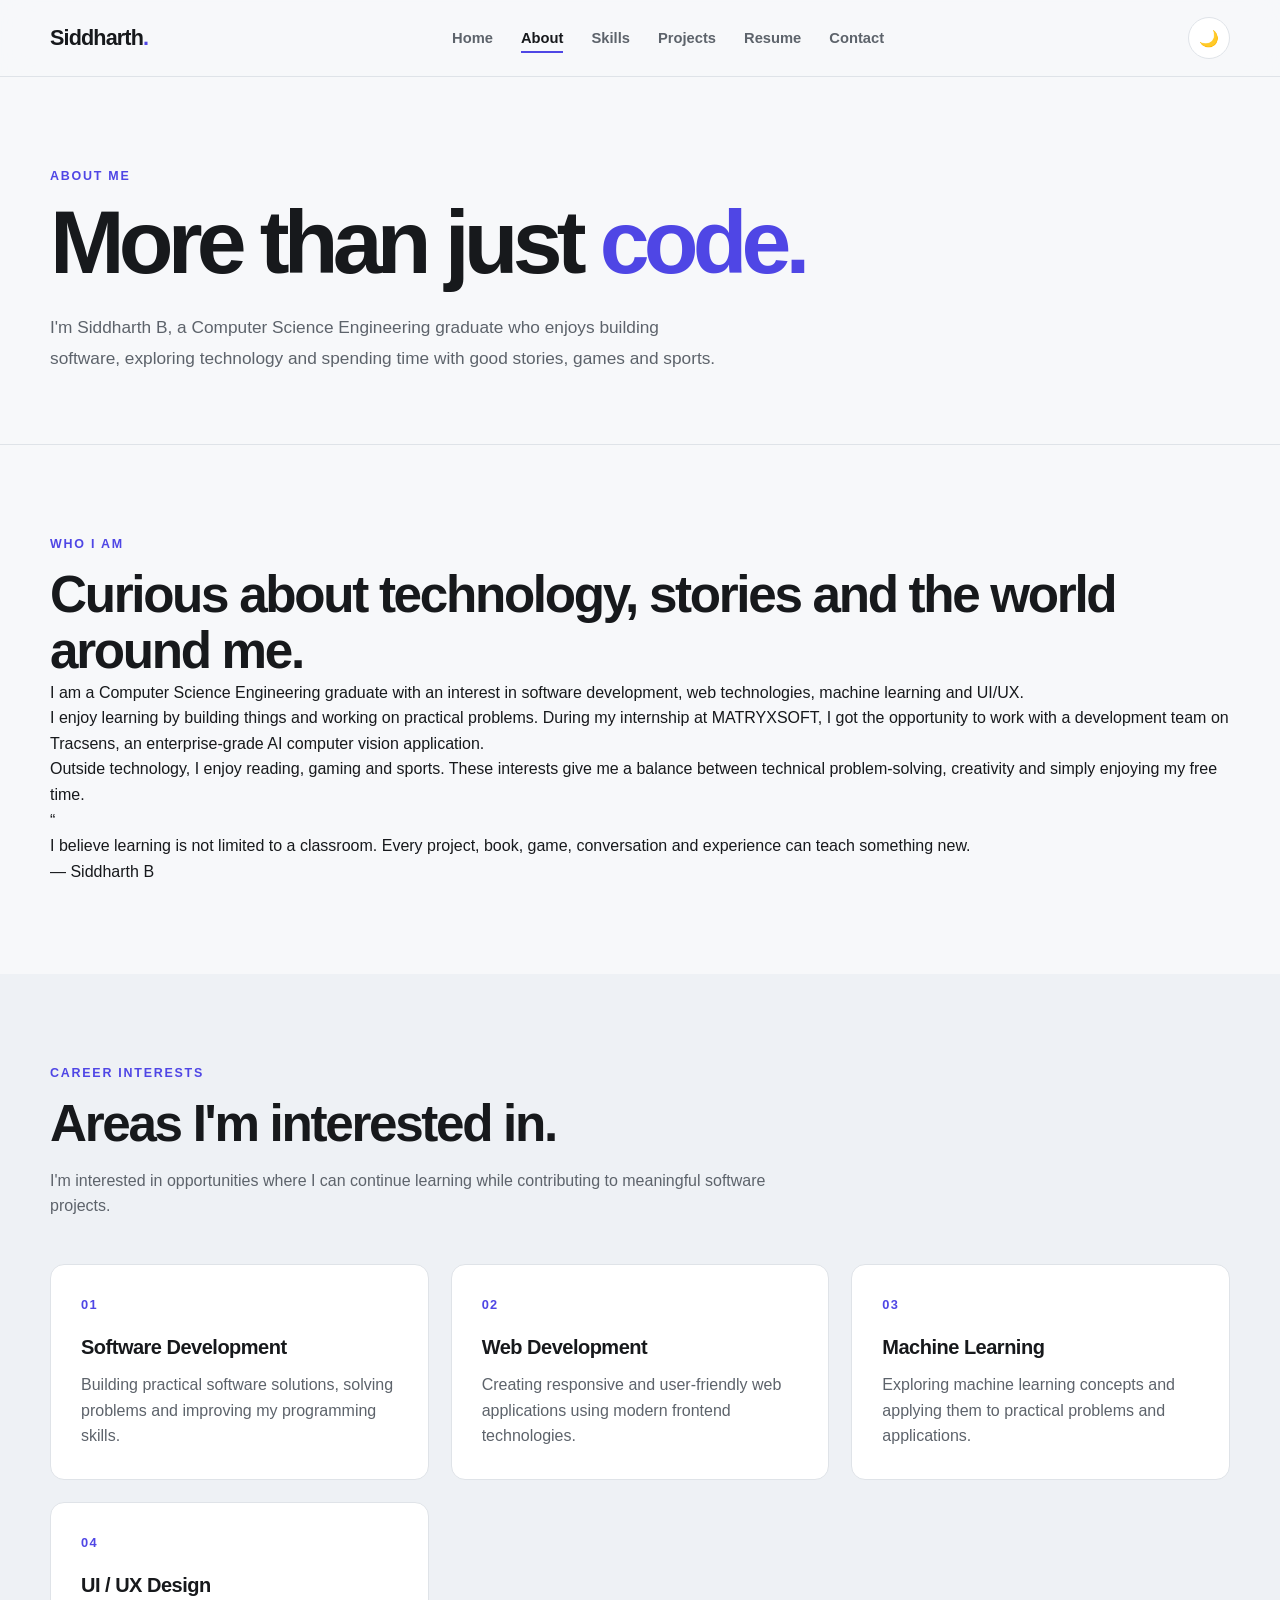
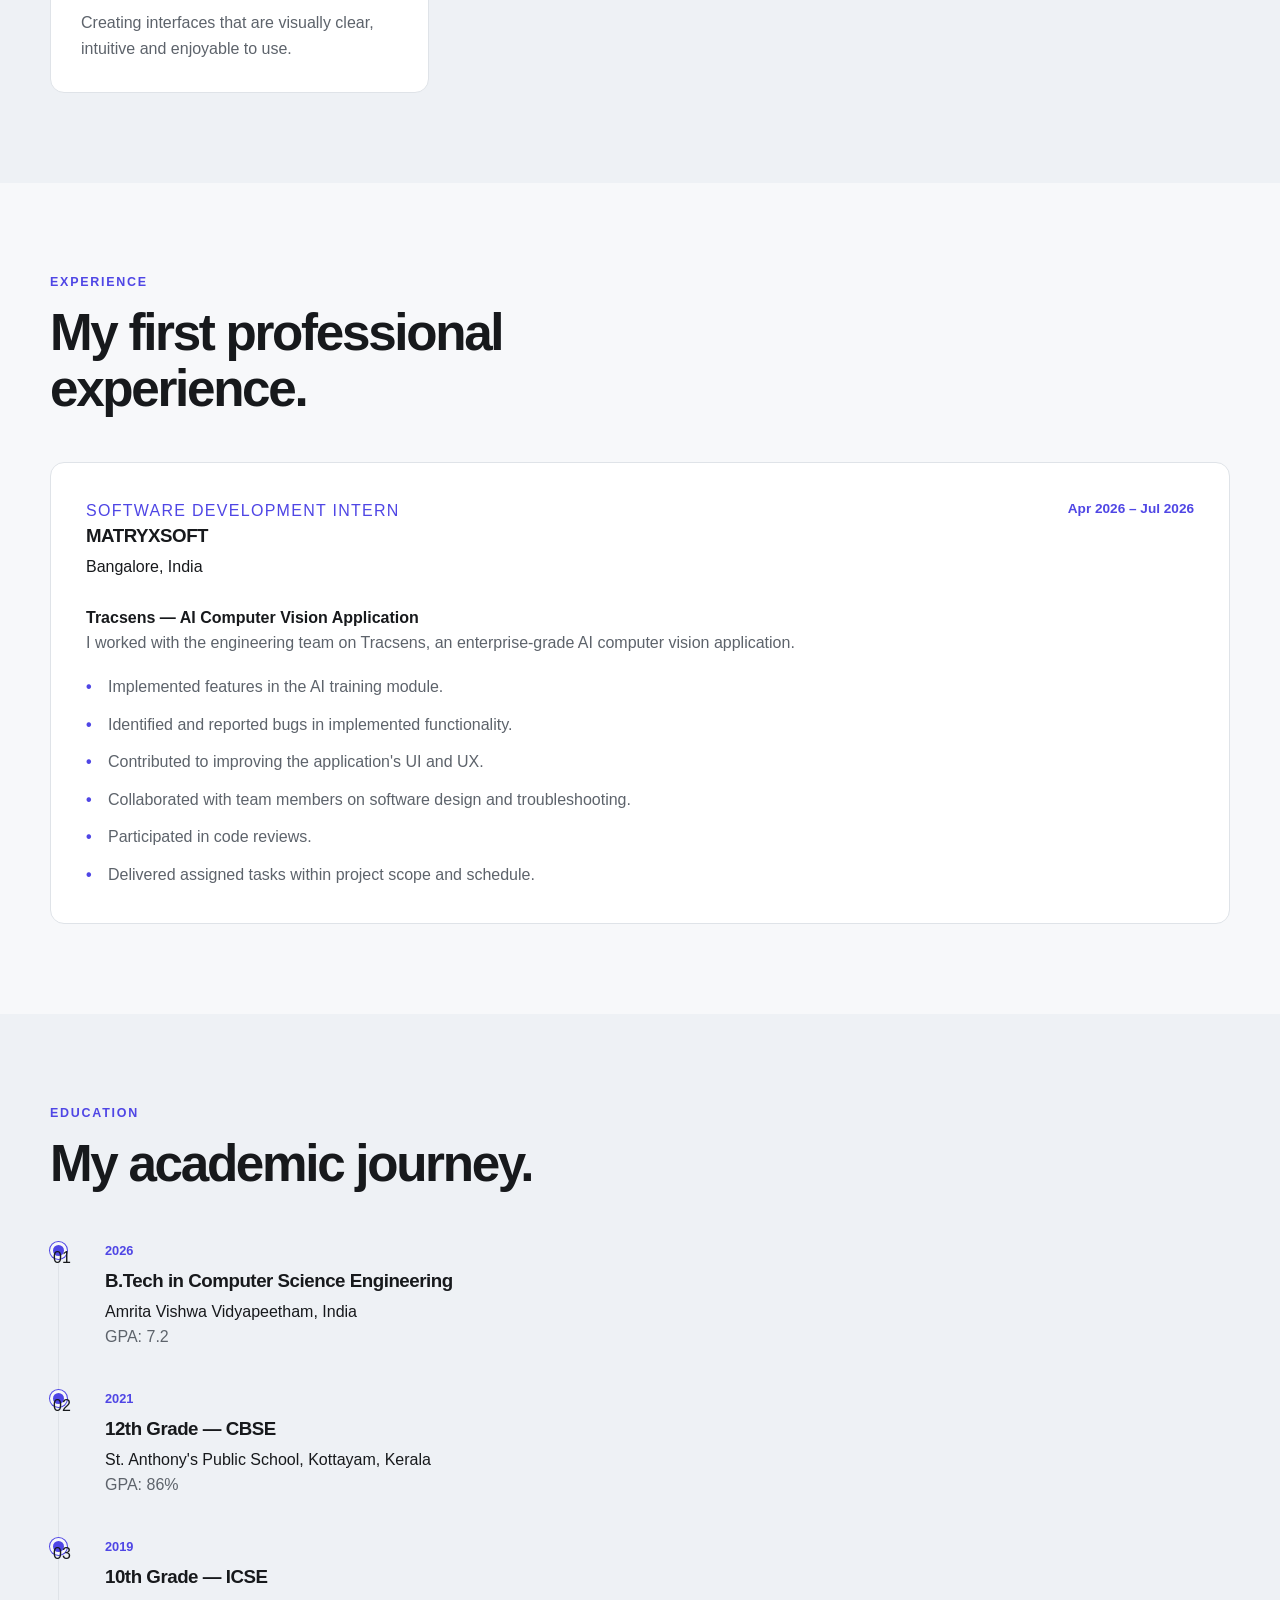
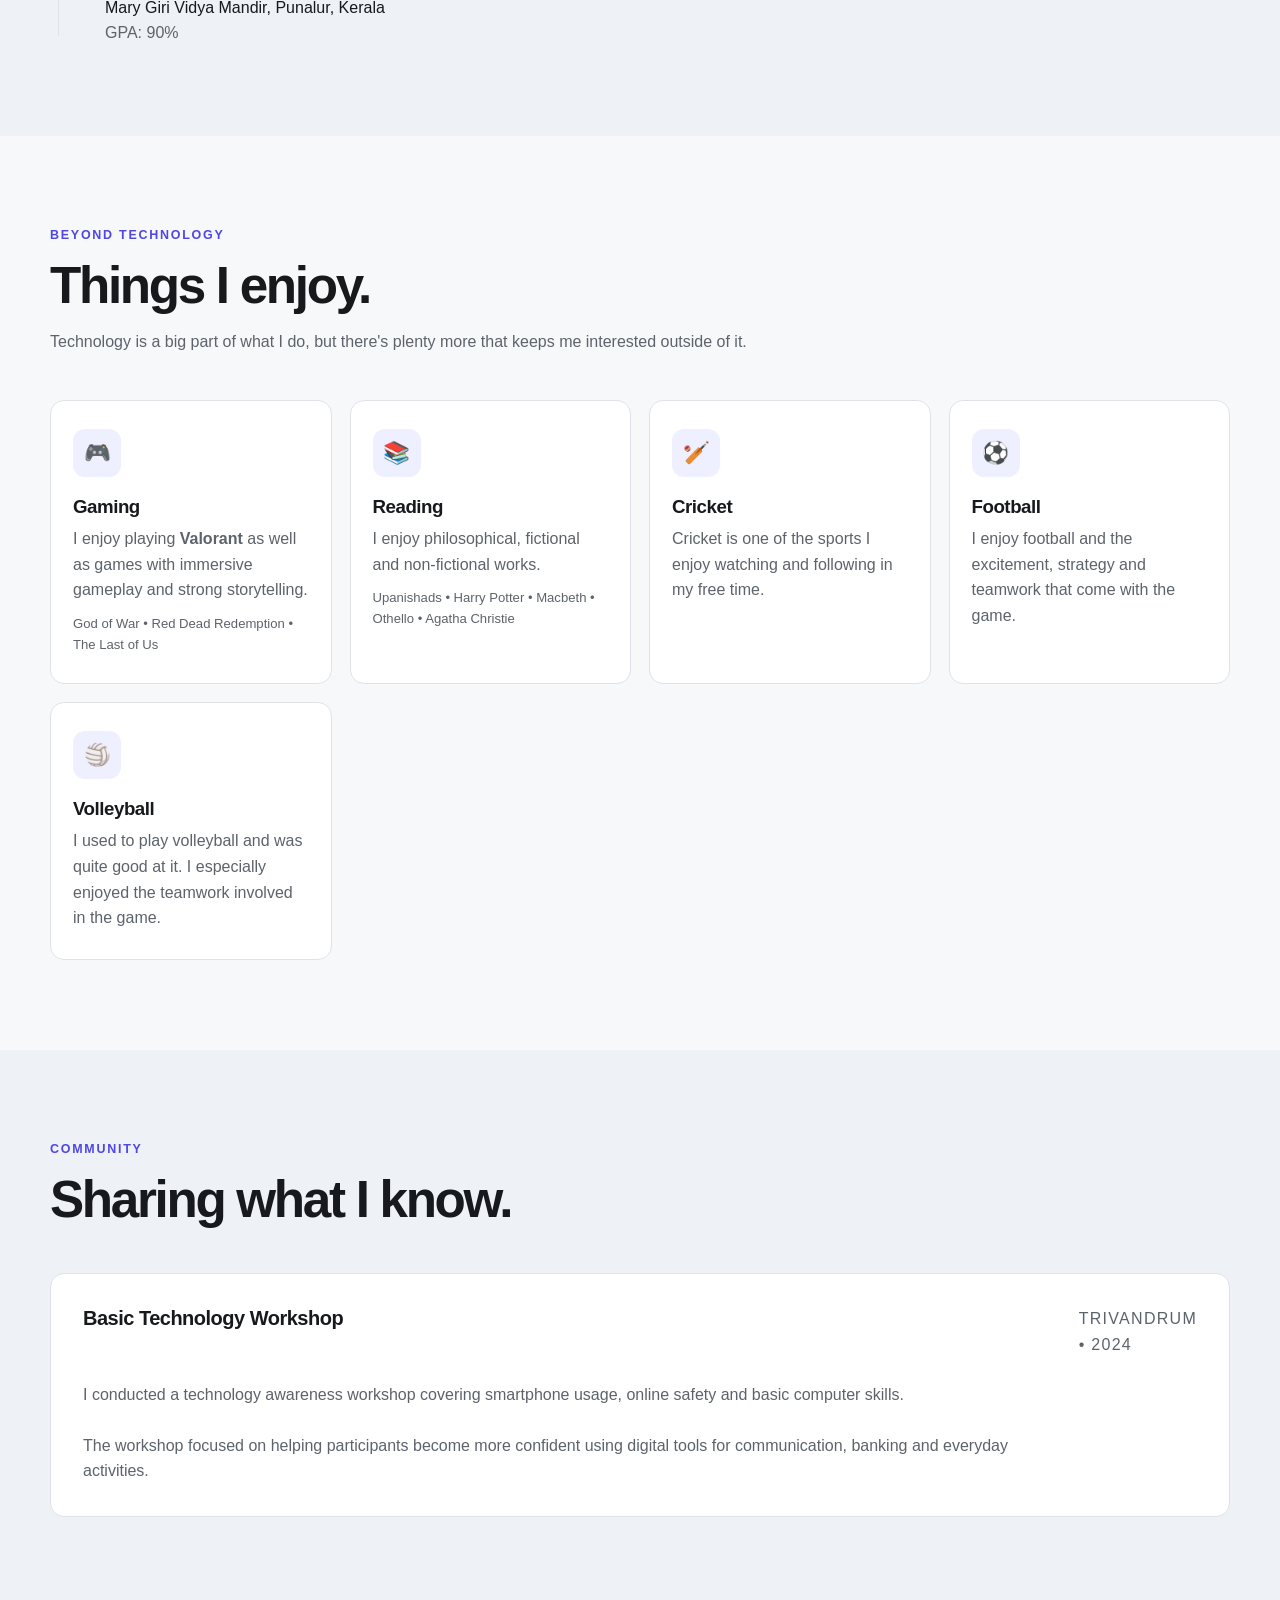
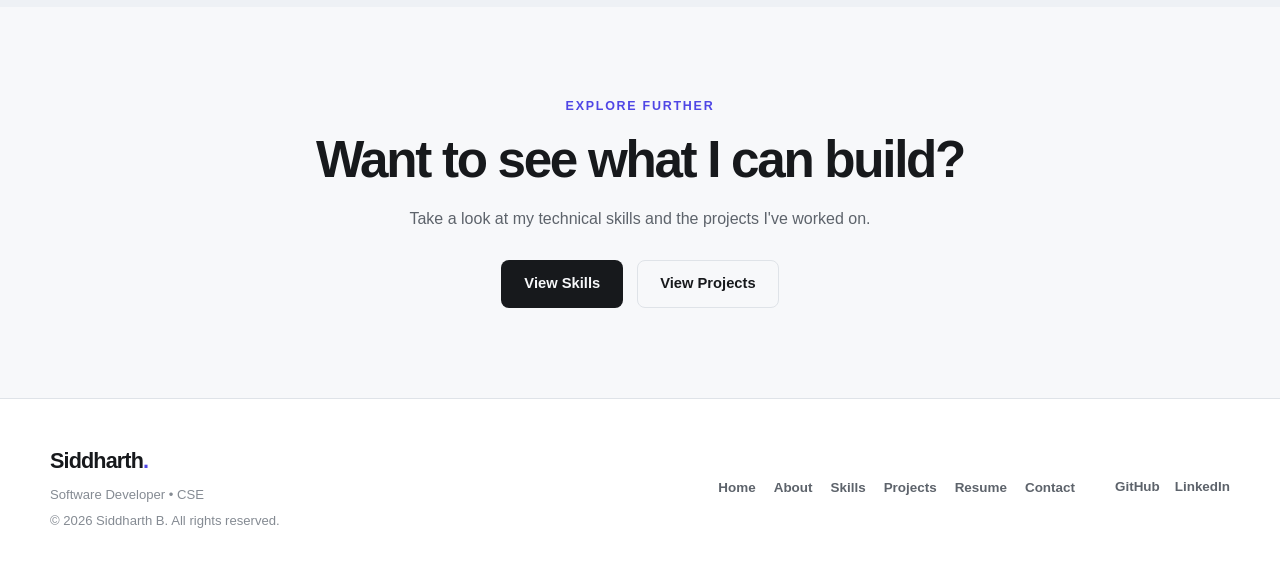
<file: portfolio-website/about.html>
<!DOCTYPE html>
<html lang="en">

<head>

    <meta charset="UTF-8">

    <meta name="viewport" content="width=device-width, initial-scale=1.0">

    <meta name="description" content="About Siddharth B - Software Developer, reader, gamer and sports enthusiast.">

    <meta name="author" content="Siddharth B">

    <title>About | Siddharth B</title>

    <!-- CSS -->
    <link rel="stylesheet" href="css/style.css">

</head>


<body>


    <!-- ================= HEADER ================= -->

    <header class="site-header">

        <nav class="navbar container">

            <a href="index.html" class="logo">
                Siddharth<span>.</span>
            </a>


            <ul class="nav-links">

                <li>
                    <a href="index.html">
                        Home
                    </a>
                </li>

                <li>
                    <a href="about.html" class="active">
                        About
                    </a>
                </li>

                <li>
                    <a href="skills.html">
                        Skills
                    </a>
                </li>

                <li>
                    <a href="projects.html">
                        Projects
                    </a>
                </li>

                <li>
                    <a href="resume.html">
                        Resume
                    </a>
                </li>

                <li>
                    <a href="contact.html">
                        Contact
                    </a>
                </li>

            </ul>


            <div class="nav-actions">

                <button class="icon-btn" id="theme-toggle" type="button" aria-label="Toggle dark and light mode">
                    🌙
                </button>


                <button class="menu-btn" id="menu-toggle" type="button" aria-label="Open navigation menu"
                    aria-expanded="false">
                    ☰
                </button>

            </div>

        </nav>

    </header>



    <!-- ================= MAIN ================= -->

    <main>


        <!-- ================= ABOUT HERO ================= -->

        <section class="page-hero">

            <div class="container">

                <p class="eyebrow">
                    About Me
                </p>


                <h1>
                    More than just
                    <span>code.</span>
                </h1>


                <p class="hero-text">

                    I'm Siddharth B, a Computer Science Engineering
                    graduate who enjoys building software, exploring
                    technology and spending time with good stories,
                    games and sports.

                </p>

            </div>

        </section>



        <!-- ================= WHO I AM ================= -->

        <section class="section">

            <div class="container about-intro">


                <div class="about-intro-text">

                    <p class="eyebrow">
                        Who I Am
                    </p>


                    <h2>
                        Curious about technology,
                        stories and the world around me.
                    </h2>


                    <p>

                        I am a Computer Science Engineering graduate
                        with an interest in software development,
                        web technologies, machine learning and UI/UX.

                    </p>


                    <p>

                        I enjoy learning by building things and
                        working on practical problems. During my
                        internship at MATRYXSOFT, I got the opportunity
                        to work with a development team on Tracsens,
                        an enterprise-grade AI computer vision
                        application.

                    </p>


                    <p>

                        Outside technology, I enjoy reading,
                        gaming and sports. These interests give me
                        a balance between technical problem-solving,
                        creativity and simply enjoying my free time.

                    </p>

                </div>


                <div class="about-quote">

                    <div class="quote-mark">
                        “
                    </div>


                    <p>

                        I believe learning is not limited to a
                        classroom. Every project, book, game,
                        conversation and experience can teach
                        something new.

                    </p>


                    <span>
                        — Siddharth B
                    </span>

                </div>

            </div>

        </section>



        <!-- ================= CAREER INTERESTS ================= -->

        <section class="section section-alt">

            <div class="container">


                <div class="section-heading">

                    <p class="eyebrow">
                        Career Interests
                    </p>


                    <h2>
                        Areas I'm interested in.
                    </h2>


                    <p>

                        I'm interested in opportunities where I can
                        continue learning while contributing to
                        meaningful software projects.

                    </p>

                </div>



                <div class="feature-grid">


                    <article class="info-card">

                        <div class="card-number">
                            01
                        </div>


                        <h3>
                            Software Development
                        </h3>


                        <p>

                            Building practical software solutions,
                            solving problems and improving my
                            programming skills.

                        </p>

                    </article>



                    <article class="info-card">

                        <div class="card-number">
                            02
                        </div>


                        <h3>
                            Web Development
                        </h3>


                        <p>

                            Creating responsive and user-friendly
                            web applications using modern frontend
                            technologies.

                        </p>

                    </article>



                    <article class="info-card">

                        <div class="card-number">
                            03
                        </div>


                        <h3>
                            Machine Learning
                        </h3>


                        <p>

                            Exploring machine learning concepts and
                            applying them to practical problems and
                            applications.

                        </p>

                    </article>



                    <article class="info-card">

                        <div class="card-number">
                            04
                        </div>


                        <h3>
                            UI / UX Design
                        </h3>


                        <p>

                            Creating interfaces that are visually
                            clear, intuitive and enjoyable to use.

                        </p>

                    </article>

                </div>

            </div>

        </section>



        <!-- ================= EXPERIENCE ================= -->

        <section class="section">

            <div class="container">


                <div class="section-heading">

                    <p class="eyebrow">
                        Experience
                    </p>


                    <h2>
                        My first professional experience.
                    </h2>

                </div>



                <article class="experience-card">


                    <div class="experience-header">

                        <div>

                            <p class="project-category">
                                Software Development Intern
                            </p>


                            <h3>
                                MATRYXSOFT
                            </h3>


                            <p>
                                Bangalore, India
                            </p>

                        </div>


                        <div class="experience-date">

                            <strong>
                                Apr 2026 – Jul 2026
                            </strong>

                        </div>

                    </div>



                    <div class="experience-content">

                        <h4>
                            Tracsens — AI Computer Vision Application
                        </h4>


                        <p>

                            I worked with the engineering team on
                            Tracsens, an enterprise-grade AI computer
                            vision application.

                        </p>


                        <ul class="experience-list">

                            <li>
                                Implemented features in the AI
                                training module.
                            </li>


                            <li>
                                Identified and reported bugs in
                                implemented functionality.
                            </li>


                            <li>
                                Contributed to improving the
                                application's UI and UX.
                            </li>


                            <li>
                                Collaborated with team members on
                                software design and troubleshooting.
                            </li>


                            <li>
                                Participated in code reviews.
                            </li>


                            <li>
                                Delivered assigned tasks within
                                project scope and schedule.
                            </li>

                        </ul>

                    </div>

                </article>

            </div>

        </section>



        <!-- ================= EDUCATION ================= -->

        <section class="section section-alt">

            <div class="container">


                <div class="section-heading">

                    <p class="eyebrow">
                        Education
                    </p>


                    <h2>
                        My academic journey.
                    </h2>

                </div>



                <div class="timeline">


                    <!-- B.Tech -->

                    <article class="timeline-item">

                        <div class="timeline-marker">
                            01
                        </div>


                        <div class="timeline-content">

                            <span class="timeline-date">
                                2026
                            </span>


                            <h3>
                                B.Tech in Computer Science Engineering
                            </h3>


                            <p>
                                Amrita Vishwa Vidyapeetham, India
                            </p>


                            <p class="muted">
                                GPA: 7.2
                            </p>

                        </div>

                    </article>



                    <!-- 12th -->

                    <article class="timeline-item">

                        <div class="timeline-marker">
                            02
                        </div>


                        <div class="timeline-content">

                            <span class="timeline-date">
                                2021
                            </span>


                            <h3>
                                12th Grade — CBSE
                            </h3>


                            <p>
                                St. Anthony's Public School,
                                Kottayam, Kerala
                            </p>


                            <p class="muted">
                                GPA: 86%
                            </p>

                        </div>

                    </article>



                    <!-- 10th -->

                    <article class="timeline-item">

                        <div class="timeline-marker">
                            03
                        </div>


                        <div class="timeline-content">

                            <span class="timeline-date">
                                2019
                            </span>


                            <h3>
                                10th Grade — ICSE
                            </h3>


                            <p>
                                Mary Giri Vidya Mandir,
                                Punalur, Kerala
                            </p>


                            <p class="muted">
                                GPA: 90%
                            </p>

                        </div>

                    </article>

                </div>

            </div>

        </section>



        <!-- ================= HOBBIES ================= -->

        <section class="section">

            <div class="container">


                <div class="section-heading">

                    <p class="eyebrow">
                        Beyond Technology
                    </p>


                    <h2>
                        Things I enjoy.
                    </h2>


                    <p>

                        Technology is a big part of what I do,
                        but there's plenty more that keeps me
                        interested outside of it.

                    </p>

                </div>



                <div class="hobbies-grid">


                    <!-- Gaming -->

                    <article class="hobby-card">

                        <div class="hobby-icon">
                            🎮
                        </div>


                        <h3>
                            Gaming
                        </h3>


                        <p>

                            I enjoy playing <strong>Valorant</strong>
                            as well as games with immersive gameplay
                            and strong storytelling.

                        </p>


                        <p class="hobby-examples">

                            God of War • Red Dead Redemption
                            • The Last of Us

                        </p>

                    </article>



                    <!-- Reading -->

                    <article class="hobby-card">

                        <div class="hobby-icon">
                            📚
                        </div>


                        <h3>
                            Reading
                        </h3>


                        <p>

                            I enjoy philosophical, fictional and
                            non-fictional works.

                        </p>


                        <p class="hobby-examples">

                            Upanishads • Harry Potter • Macbeth
                            • Othello • Agatha Christie

                        </p>

                    </article>



                    <!-- Cricket -->

                    <article class="hobby-card">

                        <div class="hobby-icon">
                            🏏
                        </div>


                        <h3>
                            Cricket
                        </h3>


                        <p>

                            Cricket is one of the sports I enjoy
                            watching and following in my free time.

                        </p>

                    </article>



                    <!-- Football -->

                    <article class="hobby-card">

                        <div class="hobby-icon">
                            ⚽
                        </div>


                        <h3>
                            Football
                        </h3>


                        <p>

                            I enjoy football and the excitement,
                            strategy and teamwork that come with
                            the game.

                        </p>

                    </article>



                    <!-- Volleyball -->

                    <article class="hobby-card">

                        <div class="hobby-icon">
                            🏐
                        </div>


                        <h3>
                            Volleyball
                        </h3>


                        <p>

                            I used to play volleyball and was
                            quite good at it. I especially enjoyed
                            the teamwork involved in the game.

                        </p>

                    </article>

                </div>

            </div>

        </section>



        <!-- ================= COMMUNITY ================= -->

        <section class="section section-alt">

            <div class="container">


                <div class="section-heading">

                    <p class="eyebrow">
                        Community
                    </p>


                    <h2>
                        Sharing what I know.
                    </h2>

                </div>



                <article class="info-card community-card">

                    <h3>
                        Basic Technology Workshop
                    </h3>


                    <p class="project-category">
                        Trivandrum • 2024
                    </p>


                    <p>

                        I conducted a technology awareness workshop
                        covering smartphone usage, online safety and
                        basic computer skills.

                    </p>


                    <br>


                    <p>

                        The workshop focused on helping participants
                        become more confident using digital tools for
                        communication, banking and everyday
                        activities.

                    </p>

                </article>

            </div>

        </section>



        <!-- ================= CTA ================= -->

        <section class="section">

            <div class="container cta">


                <p class="eyebrow">
                    Explore Further
                </p>


                <h2>
                    Want to see what I can build?
                </h2>


                <p>

                    Take a look at my technical skills and the
                    projects I've worked on.

                </p>


                <div class="btn-row">

                    <a href="skills.html" class="btn btn-primary">
                        View Skills
                    </a>


                    <a href="projects.html" class="btn btn-secondary">
                        View Projects
                    </a>

                </div>

            </div>

        </section>

    </main>



    <!-- ================= FOOTER ================= -->

    <footer class="site-footer">

        <div class="container footer-content">


            <div>

                <a href="index.html" class="logo">
                    Siddharth<span>.</span>
                </a>


                <p>
                    Software Developer • CSE
                </p>


                <p>
                    © 2026 Siddharth B. All rights reserved.
                </p>

            </div>



            <nav aria-label="Footer navigation">

                <ul class="footer-links">

                    <li>
                        <a href="index.html">
                            Home
                        </a>
                    </li>

                    <li>
                        <a href="about.html">
                            About
                        </a>
                    </li>

                    <li>
                        <a href="skills.html">
                            Skills
                        </a>
                    </li>

                    <li>
                        <a href="projects.html">
                            Projects
                        </a>
                    </li>

                    <li>
                        <a href="resume.html">
                            Resume
                        </a>
                    </li>

                    <li>
                        <a href="contact.html">
                            Contact
                        </a>
                    </li>

                </ul>

            </nav>



            <div class="social-links">

                <a href="https://github.com/RedemptionScripts""
                    target=" _blank" rel="noopener noreferrer">
                    GitHub
                </a>


                <a href="https://www.linkedin.com/in/si2804" target="_blank" rel="noopener noreferrer">
                    LinkedIn
                </a>
            </div>

        </div>

    </footer>



    <!-- JavaScript -->

    <script src="js/script.js"></script>

</body>

</html>
</file>
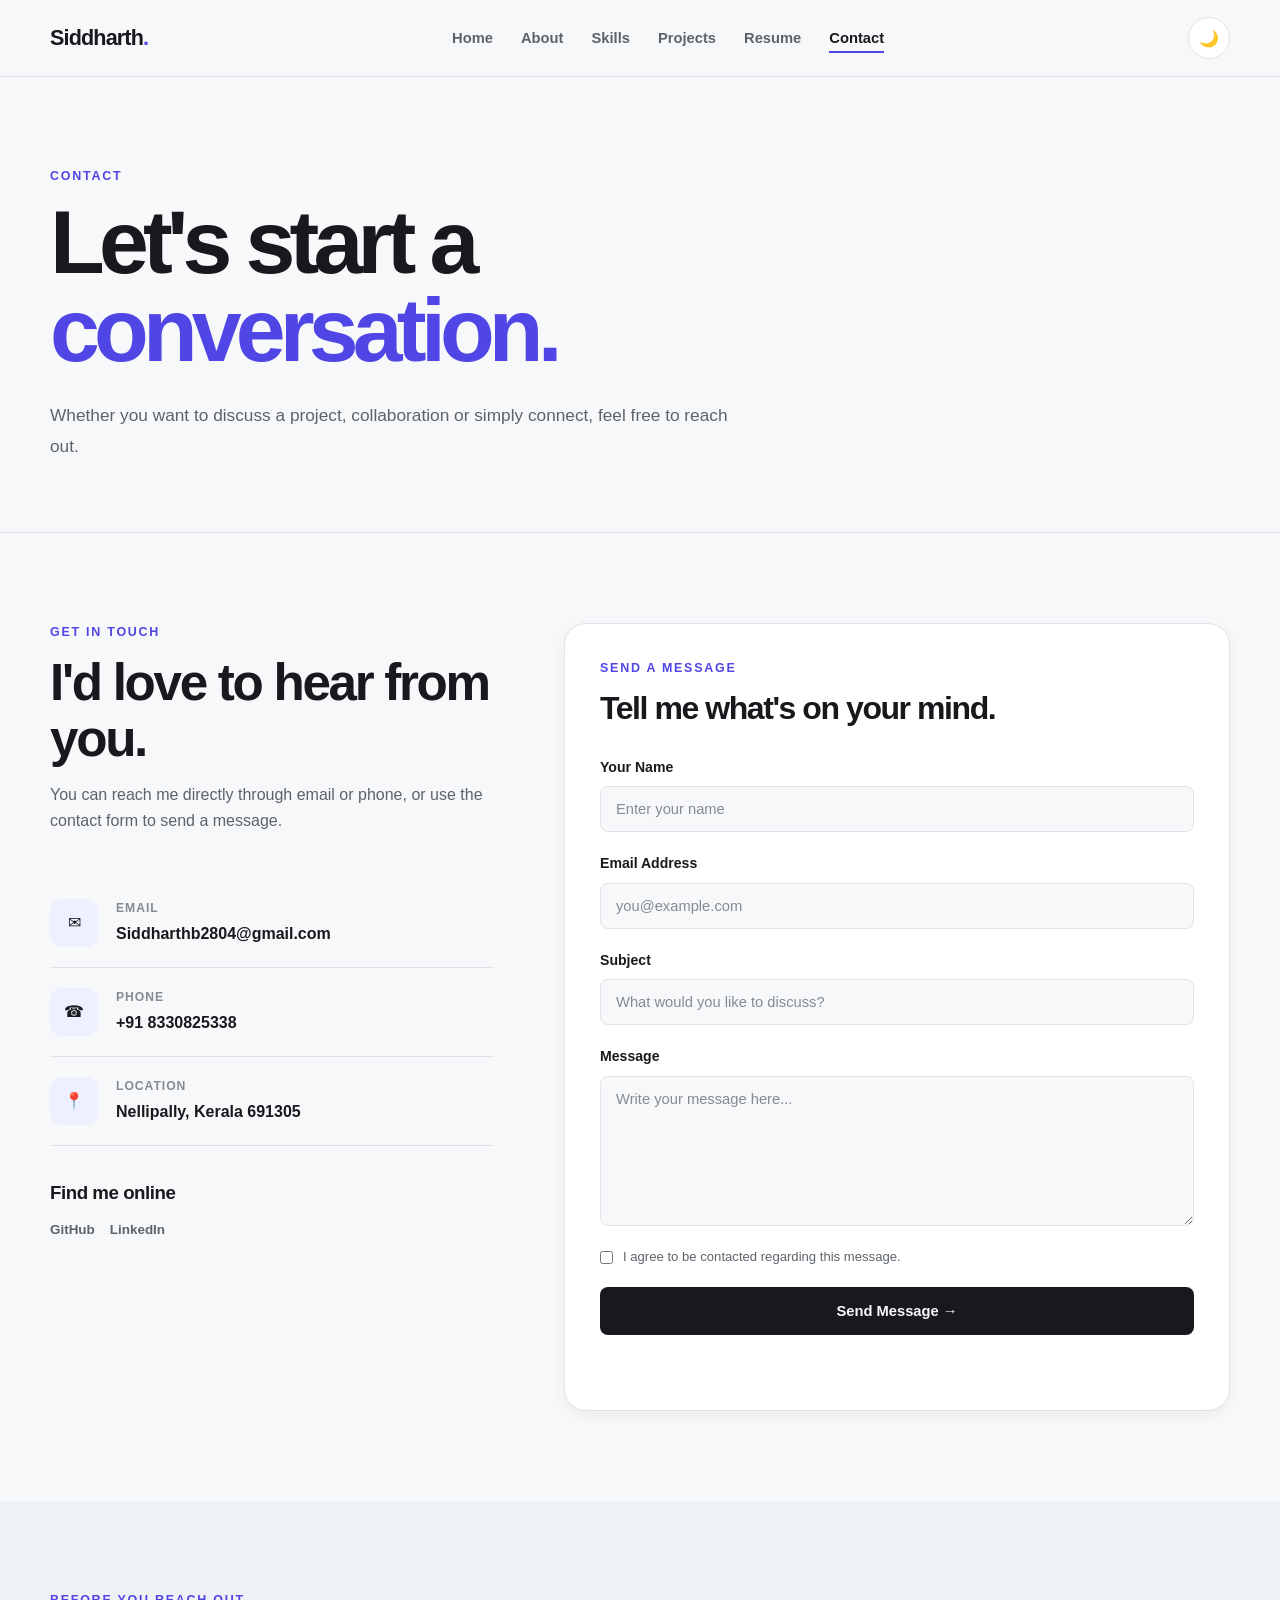
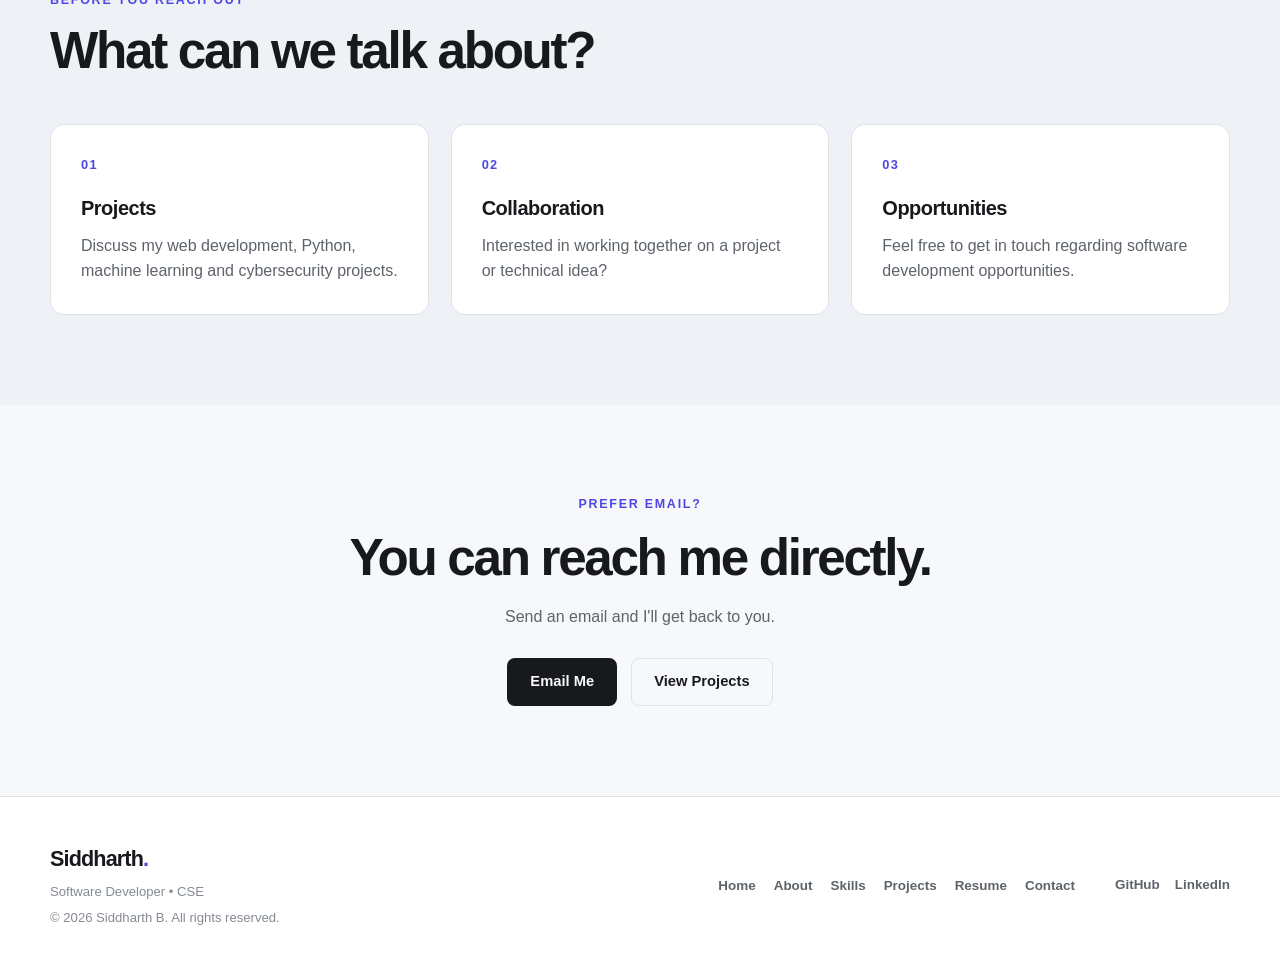
<file: portfolio-website/contact.html>
<!DOCTYPE html>
<html lang="en">

<head>

    <meta charset="UTF-8">

    <meta name="viewport" content="width=device-width, initial-scale=1.0">

    <meta name="description"
        content="Contact Siddharth B - Software Developer and Computer Science Engineering graduate.">

    <meta name="author" content="Siddharth B">

    <title>Contact | Siddharth B</title>

    <!-- CSS -->
    <link rel="stylesheet" href="css/style.css">

</head>


<body>


    <!-- ================= HEADER ================= -->

    <header class="site-header">

        <nav class="navbar container">


            <!-- Logo -->

            <a href="index.html" class="logo">
                Siddharth<span>.</span>
            </a>


            <!-- Navigation -->

            <ul class="nav-links">

                <li>
                    <a href="index.html">
                        Home
                    </a>
                </li>

                <li>
                    <a href="about.html">
                        About
                    </a>
                </li>

                <li>
                    <a href="skills.html">
                        Skills
                    </a>
                </li>

                <li>
                    <a href="projects.html">
                        Projects
                    </a>
                </li>

                <li>
                    <a href="resume.html">
                        Resume
                    </a>
                </li>

                <li>
                    <a href="contact.html" class="active">
                        Contact
                    </a>
                </li>

            </ul>


            <!-- Navigation Actions -->

            <div class="nav-actions">

                <button class="icon-btn" id="theme-toggle" type="button" aria-label="Toggle dark and light mode">
                    🌙
                </button>


                <button class="menu-btn" id="menu-toggle" type="button" aria-label="Open navigation menu"
                    aria-expanded="false">
                    ☰
                </button>

            </div>

        </nav>

    </header>



    <!-- ================= MAIN ================= -->

    <main>


        <!-- ================= PAGE HERO ================= -->

        <section class="page-hero">

            <div class="container">

                <p class="eyebrow">
                    Contact
                </p>


                <h1>
                    Let's start a
                    <span>conversation.</span>
                </h1>


                <p class="hero-text">

                    Whether you want to discuss a project,
                    collaboration or simply connect, feel free
                    to reach out.

                </p>

            </div>

        </section>



        <!-- ================= CONTACT SECTION ================= -->

        <section class="section">

            <div class="container contact-layout">



                <!-- ================= CONTACT INFORMATION ================= -->

                <div class="contact-info">


                    <div class="section-heading">

                        <p class="eyebrow">
                            Get In Touch
                        </p>


                        <h2>
                            I'd love to hear from you.
                        </h2>


                        <p>

                            You can reach me directly through
                            email or phone, or use the contact
                            form to send a message.

                        </p>

                    </div>



                    <!-- Email -->

                    <div class="contact-card">

                        <div class="contact-icon">
                            ✉
                        </div>


                        <div>

                            <span class="contact-label">
                                Email
                            </span>


                            <a href="mailto:Siddharthb2804@gmail.com" class="contact-value">
                                Siddharthb2804@gmail.com
                            </a>

                        </div>

                    </div>



                    <!-- Phone -->

                    <div class="contact-card">

                        <div class="contact-icon">
                            ☎
                        </div>


                        <div>

                            <span class="contact-label">
                                Phone
                            </span>


                            <a href="tel:+918330825338" class="contact-value">
                                +91 8330825338
                            </a>

                        </div>

                    </div>



                    <!-- Location -->

                    <div class="contact-card">

                        <div class="contact-icon">
                            📍
                        </div>


                        <div>

                            <span class="contact-label">
                                Location
                            </span>


                            <span class="contact-value">
                                Nellipally, Kerala 691305
                            </span>

                        </div>

                    </div>



                    <!-- Social -->

                    <div class="contact-social">

                        <h3>
                            Find me online
                        </h3>


                        <div class="social-links">

                            <!-- Replace with your actual profile -->

                            <a href="https://github.com/RedemptionScripts" target="_blank" rel="noopener noreferrer">
                                GitHub
                            </a>


                            <!-- Replace with your actual profile -->

                            <a href="https://www.linkedin.com/" target="_blank" rel="noopener noreferrer">
                                LinkedIn
                            </a>

                        </div>

                    </div>

                </div>



                <!-- ================= CONTACT FORM ================= -->

                <div class="contact-form-wrapper">


                    <div class="form-header">

                        <p class="eyebrow">
                            Send a Message
                        </p>


                        <h2>
                            Tell me what's on your mind.
                        </h2>

                    </div>



                    <form class="contact-form" id="contact-form">


                        <!-- Name -->

                        <div class="form-group">

                            <label for="name">
                                Your Name
                            </label>


                            <input type="text" id="name" name="name" placeholder="Enter your name" required>

                        </div>



                        <!-- Email -->

                        <div class="form-group">

                            <label for="email">
                                Email Address
                            </label>


                            <input type="email" id="email" name="email" placeholder="you@example.com" required>

                        </div>



                        <!-- Subject -->

                        <div class="form-group">

                            <label for="subject">
                                Subject
                            </label>


                            <input type="text" id="subject" name="subject" placeholder="What would you like to discuss?"
                                required>

                        </div>



                        <!-- Message -->

                        <div class="form-group">

                            <label for="message">
                                Message
                            </label>


                            <textarea id="message" name="message" rows="7" placeholder="Write your message here..."
                                required></textarea>

                        </div>



                        <!-- Consent -->

                        <div class="form-check">

                            <input type="checkbox" id="consent" name="consent" required>


                            <label for="consent">

                                I agree to be contacted regarding
                                this message.

                            </label>

                        </div>



                        <!-- Submit -->

                        <button type="submit" class="btn btn-primary form-submit">
                            Send Message →
                        </button>


                        <!-- Form Status -->

                        <p id="form-status" class="form-status" aria-live="polite"></p>

                    </form>

                </div>

            </div>

        </section>



        <!-- ================= FAQ / QUICK INFO ================= -->

        <section class="section section-alt">

            <div class="container">


                <div class="section-heading">

                    <p class="eyebrow">
                        Before You Reach Out
                    </p>


                    <h2>
                        What can we talk about?
                    </h2>

                </div>



                <div class="feature-grid">


                    <!-- Project -->

                    <article class="info-card">

                        <div class="card-number">
                            01
                        </div>


                        <h3>
                            Projects
                        </h3>


                        <p>

                            Discuss my web development,
                            Python, machine learning and
                            cybersecurity projects.

                        </p>

                    </article>



                    <!-- Collaboration -->

                    <article class="info-card">

                        <div class="card-number">
                            02
                        </div>


                        <h3>
                            Collaboration
                        </h3>


                        <p>

                            Interested in working together on
                            a project or technical idea?

                        </p>

                    </article>



                    <!-- Opportunities -->

                    <article class="info-card">

                        <div class="card-number">
                            03
                        </div>


                        <h3>
                            Opportunities
                        </h3>


                        <p>

                            Feel free to get in touch regarding
                            software development opportunities.

                        </p>

                    </article>

                </div>

            </div>

        </section>



        <!-- ================= CTA ================= -->

        <section class="section">

            <div class="container cta">

                <p class="eyebrow">
                    Prefer Email?
                </p>


                <h2>
                    You can reach me directly.
                </h2>


                <p>

                    Send an email and I'll get back to you.

                </p>


                <div class="btn-row">

                    <a href="mailto:Siddharthb2804@gmail.com" class="btn btn-primary">
                        Email Me
                    </a>


                    <a href="projects.html" class="btn btn-secondary">
                        View Projects
                    </a>

                </div>

            </div>

        </section>

    </main>



    <!-- ================= FOOTER ================= -->

    <footer class="site-footer">

        <div class="container footer-content">


            <!-- Identity -->

            <div>

                <a href="index.html" class="logo">
                    Siddharth<span>.</span>
                </a>


                <p>
                    Software Developer • CSE
                </p>


                <p>
                    © 2026 Siddharth B. All rights reserved.
                </p>

            </div>



            <!-- Footer Navigation -->

            <nav aria-label="Footer navigation">

                <ul class="footer-links">

                    <li>
                        <a href="index.html">
                            Home
                        </a>
                    </li>

                    <li>
                        <a href="about.html">
                            About
                        </a>
                    </li>

                    <li>
                        <a href="skills.html">
                            Skills
                        </a>
                    </li>

                    <li>
                        <a href="projects.html">
                            Projects
                        </a>
                    </li>

                    <li>
                        <a href="resume.html">
                            Resume
                        </a>
                    </li>

                    <li>
                        <a href="contact.html">
                            Contact
                        </a>
                    </li>

                </ul>

            </nav>



            <!-- Social Links -->

            <div class="social-links">

                <a href="https://github.com/RedemptionScripts" target="_blank" rel="noopener noreferrer">
                    GitHub
                </a>

                <a href="https://www.linkedin.com/in/si2804" target="_blank" rel="noopener noreferrer">
                    LinkedIn
                </a>

            </div>

        </div>

    </footer>



    <!-- JavaScript -->

    <script src="js/script.js"></script>

</body>

</html>
</file>
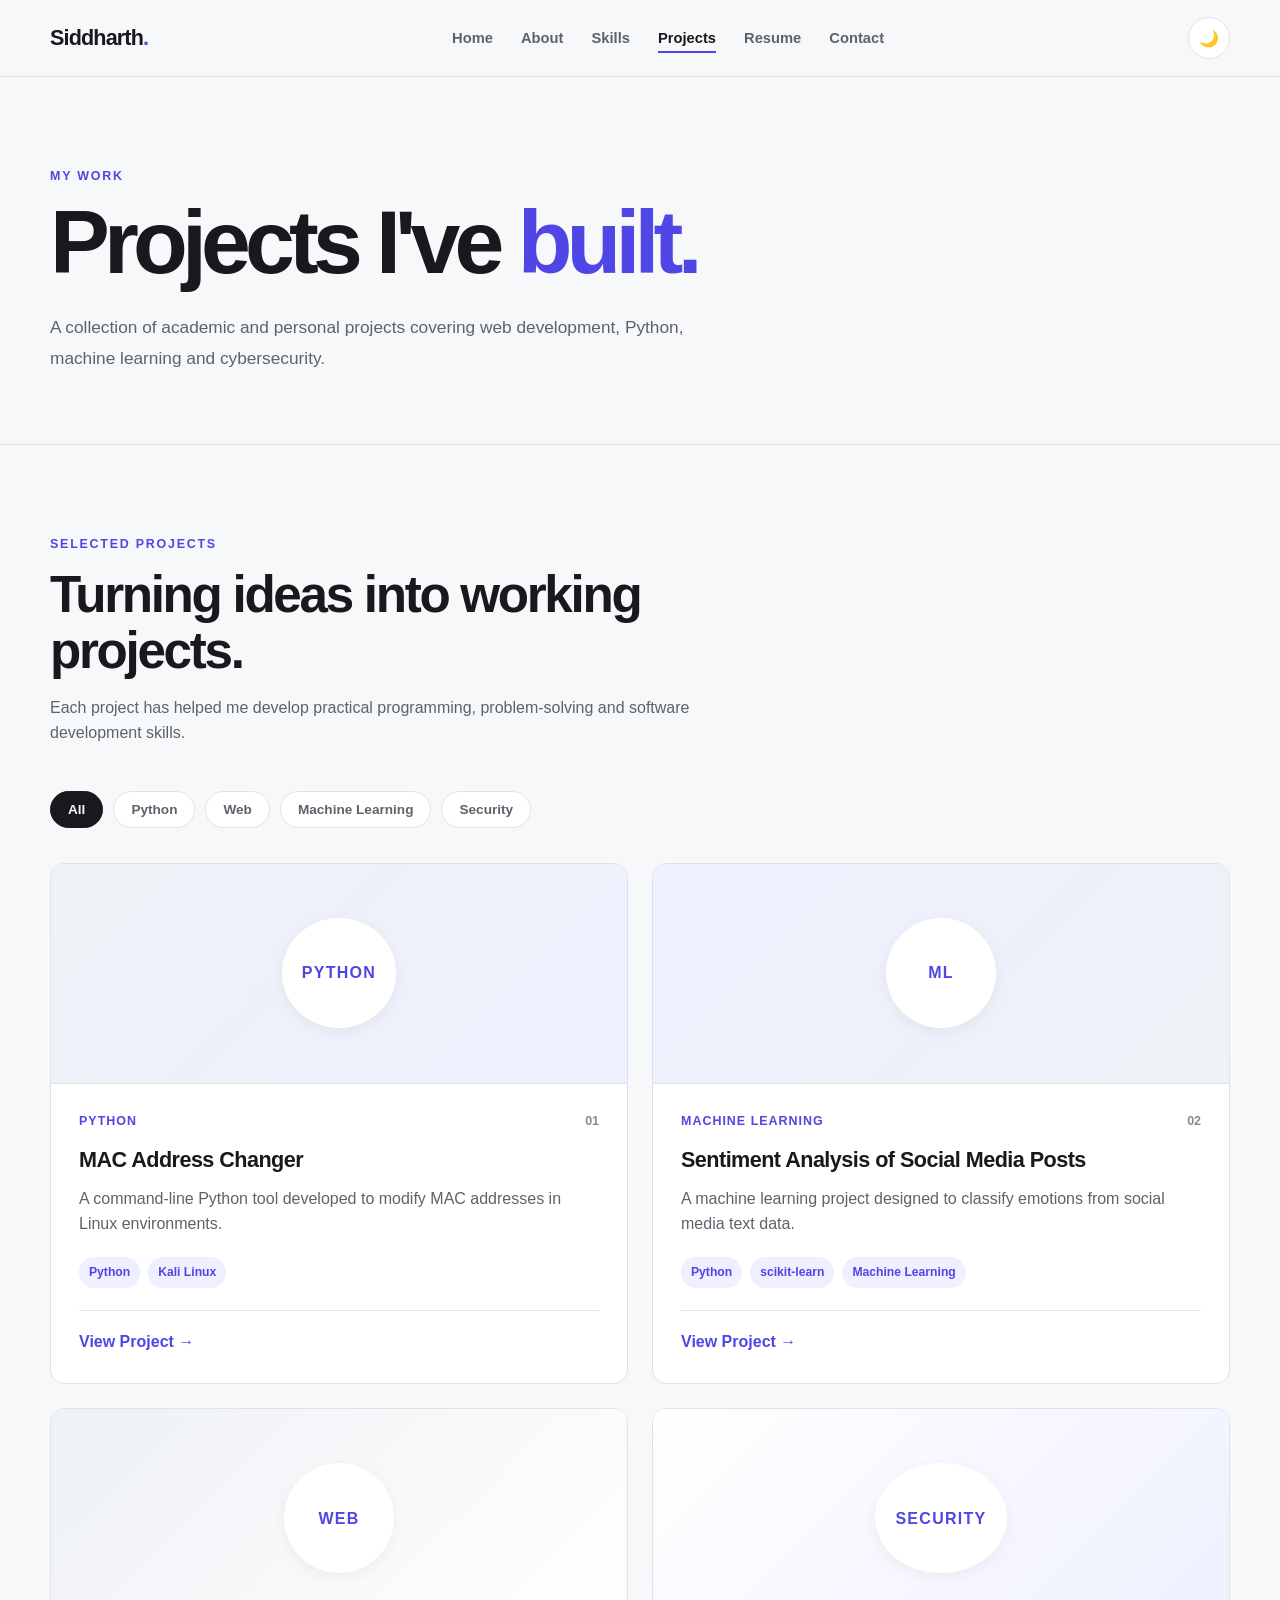
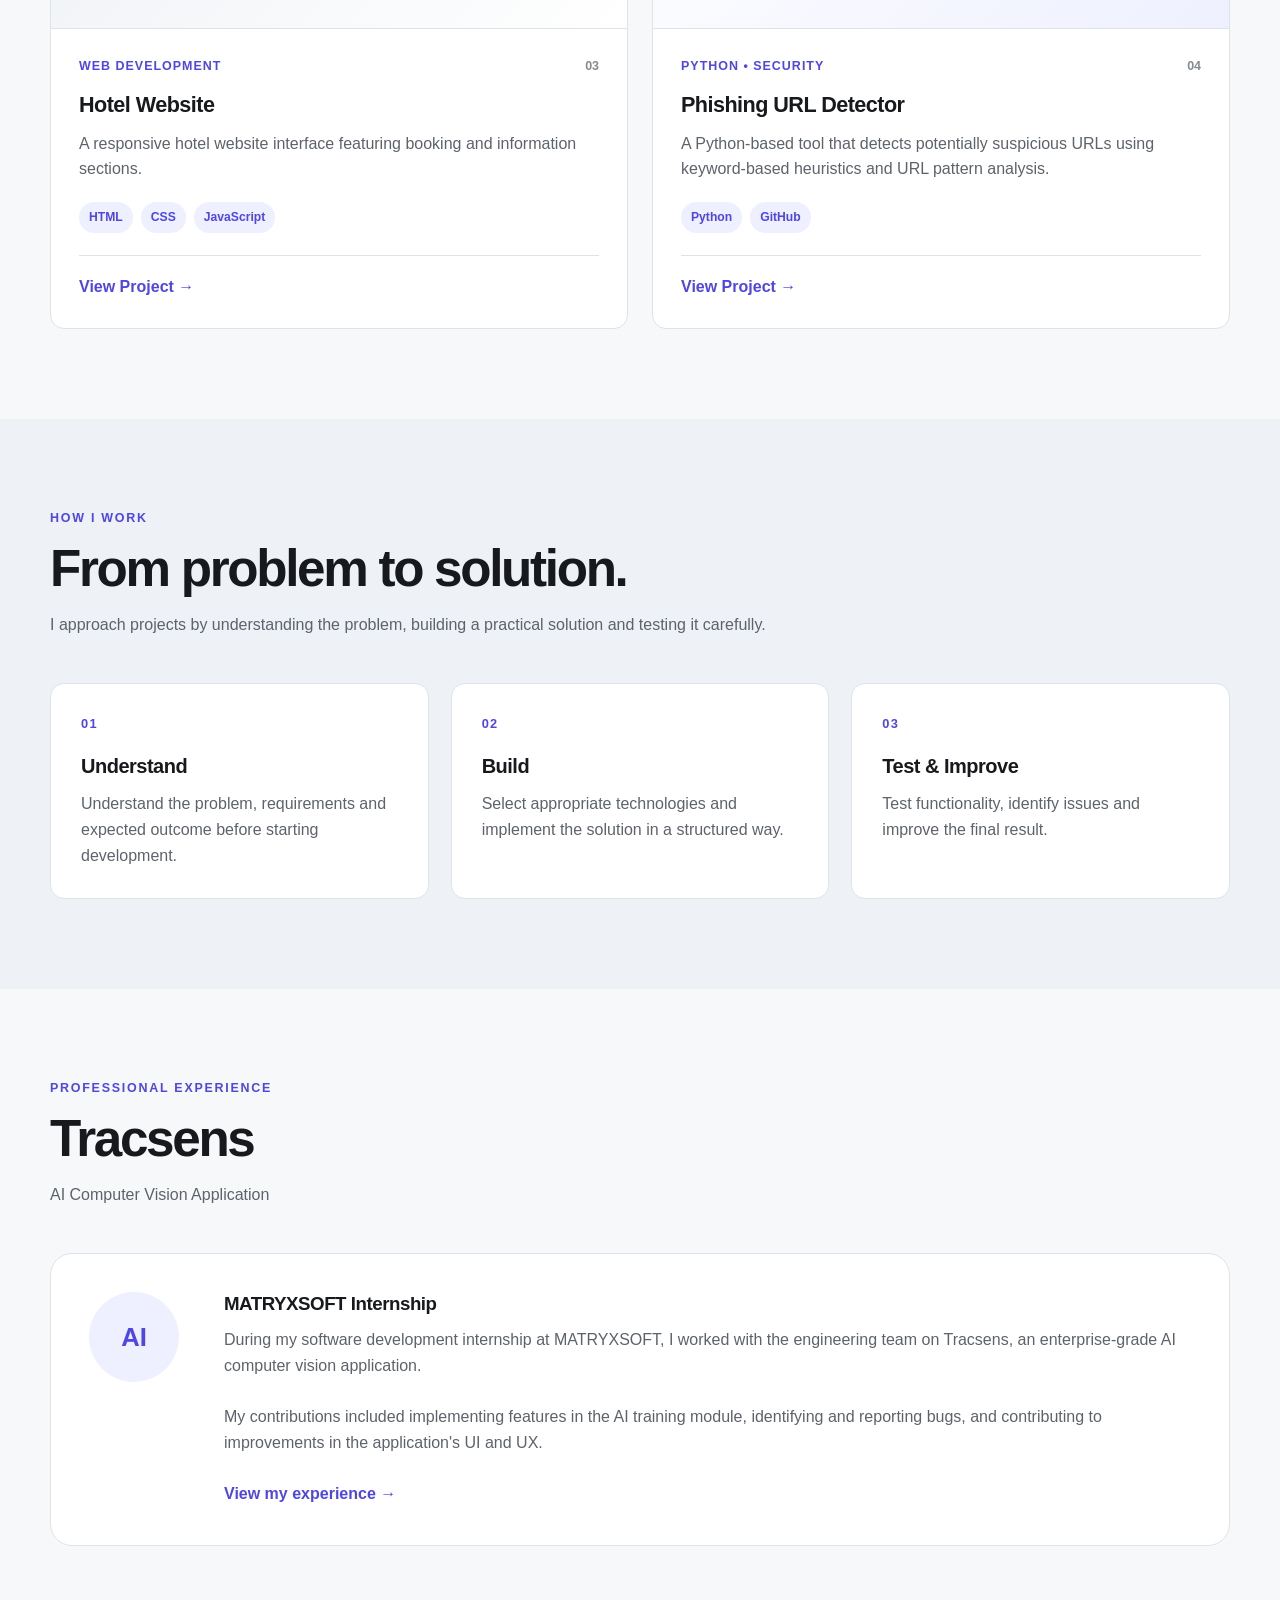
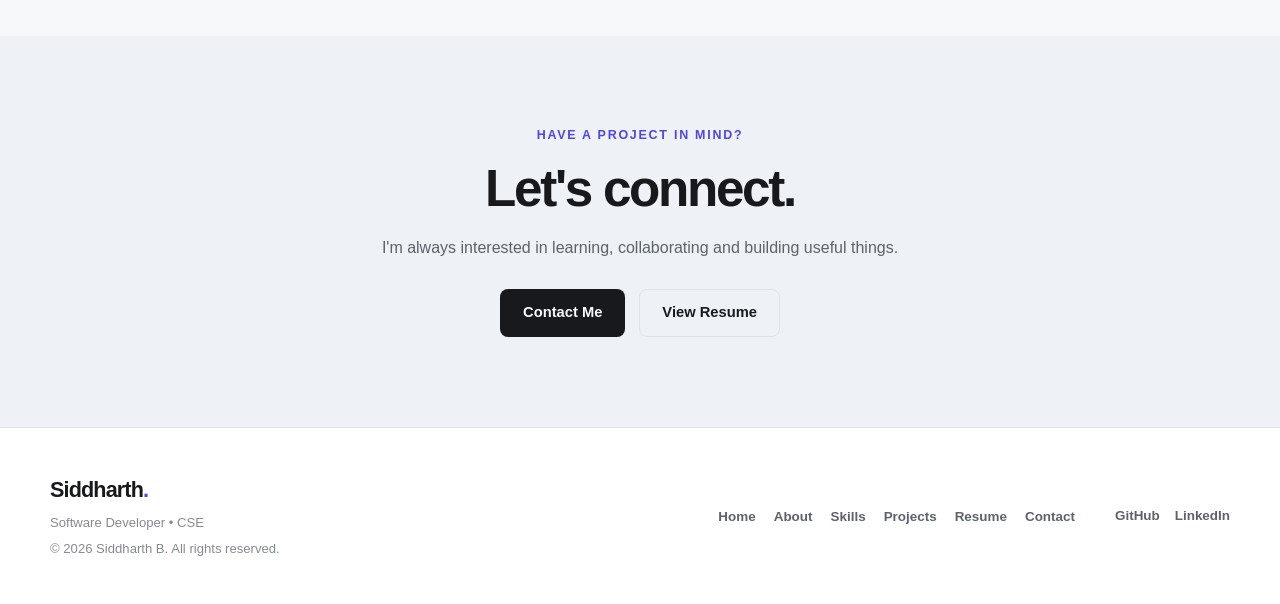
<file: portfolio-website/projects.html>
<!DOCTYPE html>
<html lang="en">

<head>

    <meta charset="UTF-8">

    <meta name="viewport" content="width=device-width, initial-scale=1.0">

    <meta name="description"
        content="Projects developed by Siddharth B, including Python, machine learning, web development and cybersecurity projects.">

    <meta name="author" content="Siddharth B">

    <title>Projects | Siddharth B</title>

    <!-- CSS -->
    <link rel="stylesheet" href="css/style.css">

</head>


<body>


    <!-- ================= HEADER ================= -->

    <header class="site-header">

        <nav class="navbar container">


            <!-- Logo -->

            <a href="index.html" class="logo">
                Siddharth<span>.</span>
            </a>


            <!-- Navigation -->

            <ul class="nav-links">

                <li>
                    <a href="index.html">
                        Home
                    </a>
                </li>

                <li>
                    <a href="about.html">
                        About
                    </a>
                </li>

                <li>
                    <a href="skills.html">
                        Skills
                    </a>
                </li>

                <li>
                    <a href="projects.html" class="active">
                        Projects
                    </a>
                </li>

                <li>
                    <a href="resume.html">
                        Resume
                    </a>
                </li>

                <li>
                    <a href="contact.html">
                        Contact
                    </a>
                </li>

            </ul>


            <!-- Navigation Actions -->

            <div class="nav-actions">

                <button class="icon-btn" id="theme-toggle" type="button" aria-label="Toggle dark and light mode">
                    🌙
                </button>


                <button class="menu-btn" id="menu-toggle" type="button" aria-label="Open navigation menu"
                    aria-expanded="false">
                    ☰
                </button>

            </div>

        </nav>

    </header>



    <!-- ================= MAIN ================= -->

    <main>


        <!-- ================= PAGE HERO ================= -->

        <section class="page-hero">

            <div class="container">

                <p class="eyebrow">
                    My Work
                </p>


                <h1>
                    Projects I've
                    <span>built.</span>
                </h1>


                <p class="hero-text">

                    A collection of academic and personal projects
                    covering web development, Python, machine
                    learning and cybersecurity.

                </p>

            </div>

        </section>



        <!-- ================= PROJECTS ================= -->

        <section class="section">

            <div class="container">


                <!-- Section Heading -->

                <div class="section-heading">

                    <p class="eyebrow">
                        Selected Projects
                    </p>


                    <h2>
                        Turning ideas into working projects.
                    </h2>


                    <p>

                        Each project has helped me develop practical
                        programming, problem-solving and software
                        development skills.

                    </p>

                </div>



                <!-- ================= FILTER BUTTONS ================= -->

                <div class="project-filters" role="group" aria-label="Filter projects">

                    <button class="filter-btn active" data-filter="all" type="button">
                        All
                    </button>


                    <button class="filter-btn" data-filter="python" type="button">
                        Python
                    </button>


                    <button class="filter-btn" data-filter="web" type="button">
                        Web
                    </button>


                    <button class="filter-btn" data-filter="ml" type="button">
                        Machine Learning
                    </button>


                    <button class="filter-btn" data-filter="security" type="button">
                        Security
                    </button>

                </div>



                <!-- ================= PROJECT GRID ================= -->

                <div class="project-grid project-page-grid">



                    <!-- ================= PROJECT 1 ================= -->

                    <article class="project-card project-item" data-category="python security">


                        <div class="project-image project-python">

                            <span>
                                PYTHON
                            </span>

                        </div>


                        <div class="project-content">


                            <div class="project-meta">

                                <span class="project-category">
                                    Python
                                </span>

                                <span>
                                    01
                                </span>

                            </div>


                            <h3>
                                MAC Address Changer
                            </h3>


                            <p>

                                A command-line Python tool developed
                                to modify MAC addresses in Linux
                                environments.

                            </p>


                            <div class="project-tech">

                                <span>
                                    Python
                                </span>

                                <span>
                                    Kali Linux
                                </span>

                            </div>


                            <div class="project-links">

                                <a href="#" class="text-link">
                                    View Project →
                                </a>

                            </div>

                        </div>

                    </article>



                    <!-- ================= PROJECT 2 ================= -->

                    <article class="project-card project-item" data-category="ml">


                        <div class="project-image project-ml">

                            <span>
                                ML
                            </span>

                        </div>


                        <div class="project-content">


                            <div class="project-meta">

                                <span class="project-category">
                                    Machine Learning
                                </span>

                                <span>
                                    02
                                </span>

                            </div>


                            <h3>
                                Sentiment Analysis of Social Media Posts
                            </h3>


                            <p>

                                A machine learning project designed
                                to classify emotions from social media
                                text data.

                            </p>


                            <div class="project-tech">

                                <span>
                                    Python
                                </span>

                                <span>
                                    scikit-learn
                                </span>

                                <span>
                                    Machine Learning
                                </span>

                            </div>


                            <div class="project-links">

                                <a href="#" class="text-link">
                                    View Project →
                                </a>

                            </div>

                        </div>

                    </article>



                    <!-- ================= PROJECT 3 ================= -->

                    <article class="project-card project-item" data-category="web">


                        <div class="project-image project-web">

                            <span>
                                WEB
                            </span>

                        </div>


                        <div class="project-content">


                            <div class="project-meta">

                                <span class="project-category">
                                    Web Development
                                </span>

                                <span>
                                    03
                                </span>

                            </div>


                            <h3>
                                Hotel Website
                            </h3>


                            <p>

                                A responsive hotel website interface
                                featuring booking and information
                                sections.

                            </p>


                            <div class="project-tech">

                                <span>
                                    HTML
                                </span>

                                <span>
                                    CSS
                                </span>

                                <span>
                                    JavaScript
                                </span>

                            </div>


                            <div class="project-links">

                                <a href="#" class="text-link">
                                    View Project →
                                </a>

                            </div>

                        </div>

                    </article>



                    <!-- ================= PROJECT 4 ================= -->

                    <article class="project-card project-item" data-category="python security">


                        <div class="project-image project-security">

                            <span>
                                SECURITY
                            </span>

                        </div>


                        <div class="project-content">


                            <div class="project-meta">

                                <span class="project-category">
                                    Python • Security
                                </span>

                                <span>
                                    04
                                </span>

                            </div>


                            <h3>
                                Phishing URL Detector
                            </h3>


                            <p>

                                A Python-based tool that detects
                                potentially suspicious URLs using
                                keyword-based heuristics and URL
                                pattern analysis.

                            </p>


                            <div class="project-tech">

                                <span>
                                    Python
                                </span>

                                <span>
                                    GitHub
                                </span>

                            </div>


                            <div class="project-links">

                                <a href="#" class="text-link">
                                    View Project →
                                </a>

                            </div>

                        </div>

                    </article>


                </div>

            </div>

        </section>



        <!-- ================= PROJECT PROCESS ================= -->

        <section class="section section-alt">

            <div class="container">


                <div class="section-heading">

                    <p class="eyebrow">
                        How I Work
                    </p>


                    <h2>
                        From problem to solution.
                    </h2>


                    <p>

                        I approach projects by understanding the
                        problem, building a practical solution and
                        testing it carefully.

                    </p>

                </div>



                <div class="feature-grid">


                    <!-- Step 1 -->

                    <article class="info-card">

                        <div class="card-number">
                            01
                        </div>


                        <h3>
                            Understand
                        </h3>


                        <p>

                            Understand the problem, requirements
                            and expected outcome before starting
                            development.

                        </p>

                    </article>



                    <!-- Step 2 -->

                    <article class="info-card">

                        <div class="card-number">
                            02
                        </div>


                        <h3>
                            Build
                        </h3>


                        <p>

                            Select appropriate technologies and
                            implement the solution in a structured
                            way.

                        </p>

                    </article>



                    <!-- Step 3 -->

                    <article class="info-card">

                        <div class="card-number">
                            03
                        </div>


                        <h3>
                            Test & Improve
                        </h3>


                        <p>

                            Test functionality, identify issues
                            and improve the final result.

                        </p>

                    </article>

                </div>

            </div>

        </section>



        <!-- ================= INTERNSHIP PROJECT ================= -->

        <section class="section">

            <div class="container">


                <div class="section-heading">

                    <p class="eyebrow">
                        Professional Experience
                    </p>


                    <h2>
                        Tracsens
                    </h2>


                    <p>
                        AI Computer Vision Application
                    </p>

                </div>



                <article class="large-skill-card">


                    <div class="large-skill-number">
                        AI
                    </div>


                    <div>

                        <h3>
                            MATRYXSOFT Internship
                        </h3>


                        <p>

                            During my software development
                            internship at MATRYXSOFT, I worked
                            with the engineering team on Tracsens,
                            an enterprise-grade AI computer vision
                            application.

                        </p>


                        <br>


                        <p>

                            My contributions included implementing
                            features in the AI training module,
                            identifying and reporting bugs, and
                            contributing to improvements in the
                            application's UI and UX.

                        </p>


                        <br>


                        <a href="about.html" class="text-link">
                            View my experience →
                        </a>

                    </div>

                </article>

            </div>

        </section>



        <!-- ================= CTA ================= -->

        <section class="section section-alt">

            <div class="container cta">


                <p class="eyebrow">
                    Have a project in mind?
                </p>


                <h2>
                    Let's connect.
                </h2>


                <p>

                    I'm always interested in learning,
                    collaborating and building useful things.

                </p>


                <div class="btn-row">

                    <a href="contact.html" class="btn btn-primary">
                        Contact Me
                    </a>


                    <a href="resume.html" class="btn btn-secondary">
                        View Resume
                    </a>

                </div>

            </div>

        </section>

    </main>



    <!-- ================= FOOTER ================= -->

    <footer class="site-footer">

        <div class="container footer-content">


            <!-- Identity -->

            <div>

                <a href="index.html" class="logo">
                    Siddharth<span>.</span>
                </a>


                <p>
                    Software Developer • CSE
                </p>


                <p>
                    © 2026 Siddharth B. All rights reserved.
                </p>

            </div>



            <!-- Footer Navigation -->

            <nav aria-label="Footer navigation">

                <ul class="footer-links">

                    <li>
                        <a href="index.html">
                            Home
                        </a>
                    </li>

                    <li>
                        <a href="about.html">
                            About
                        </a>
                    </li>

                    <li>
                        <a href="skills.html">
                            Skills
                        </a>
                    </li>

                    <li>
                        <a href="projects.html">
                            Projects
                        </a>
                    </li>

                    <li>
                        <a href="resume.html">
                            Resume
                        </a>
                    </li>

                    <li>
                        <a href="contact.html">
                            Contact
                        </a>
                    </li>

                </ul>

            </nav>



            <!-- Social Links -->

            <div class="social-links">

                <a href="https://github.com/RedemptionScripts" target="_blank" rel="noopener noreferrer">
                    GitHub
                </a>


                <a href="https://www.linkedin.com/in/si2804" target="_blank" rel="noopener noreferrer">
                    LinkedIn
                </a>
            </div>

        </div>

    </footer>



    <!-- JavaScript -->

    <script src="js/script.js"></script>

</body>

</html>
</file>
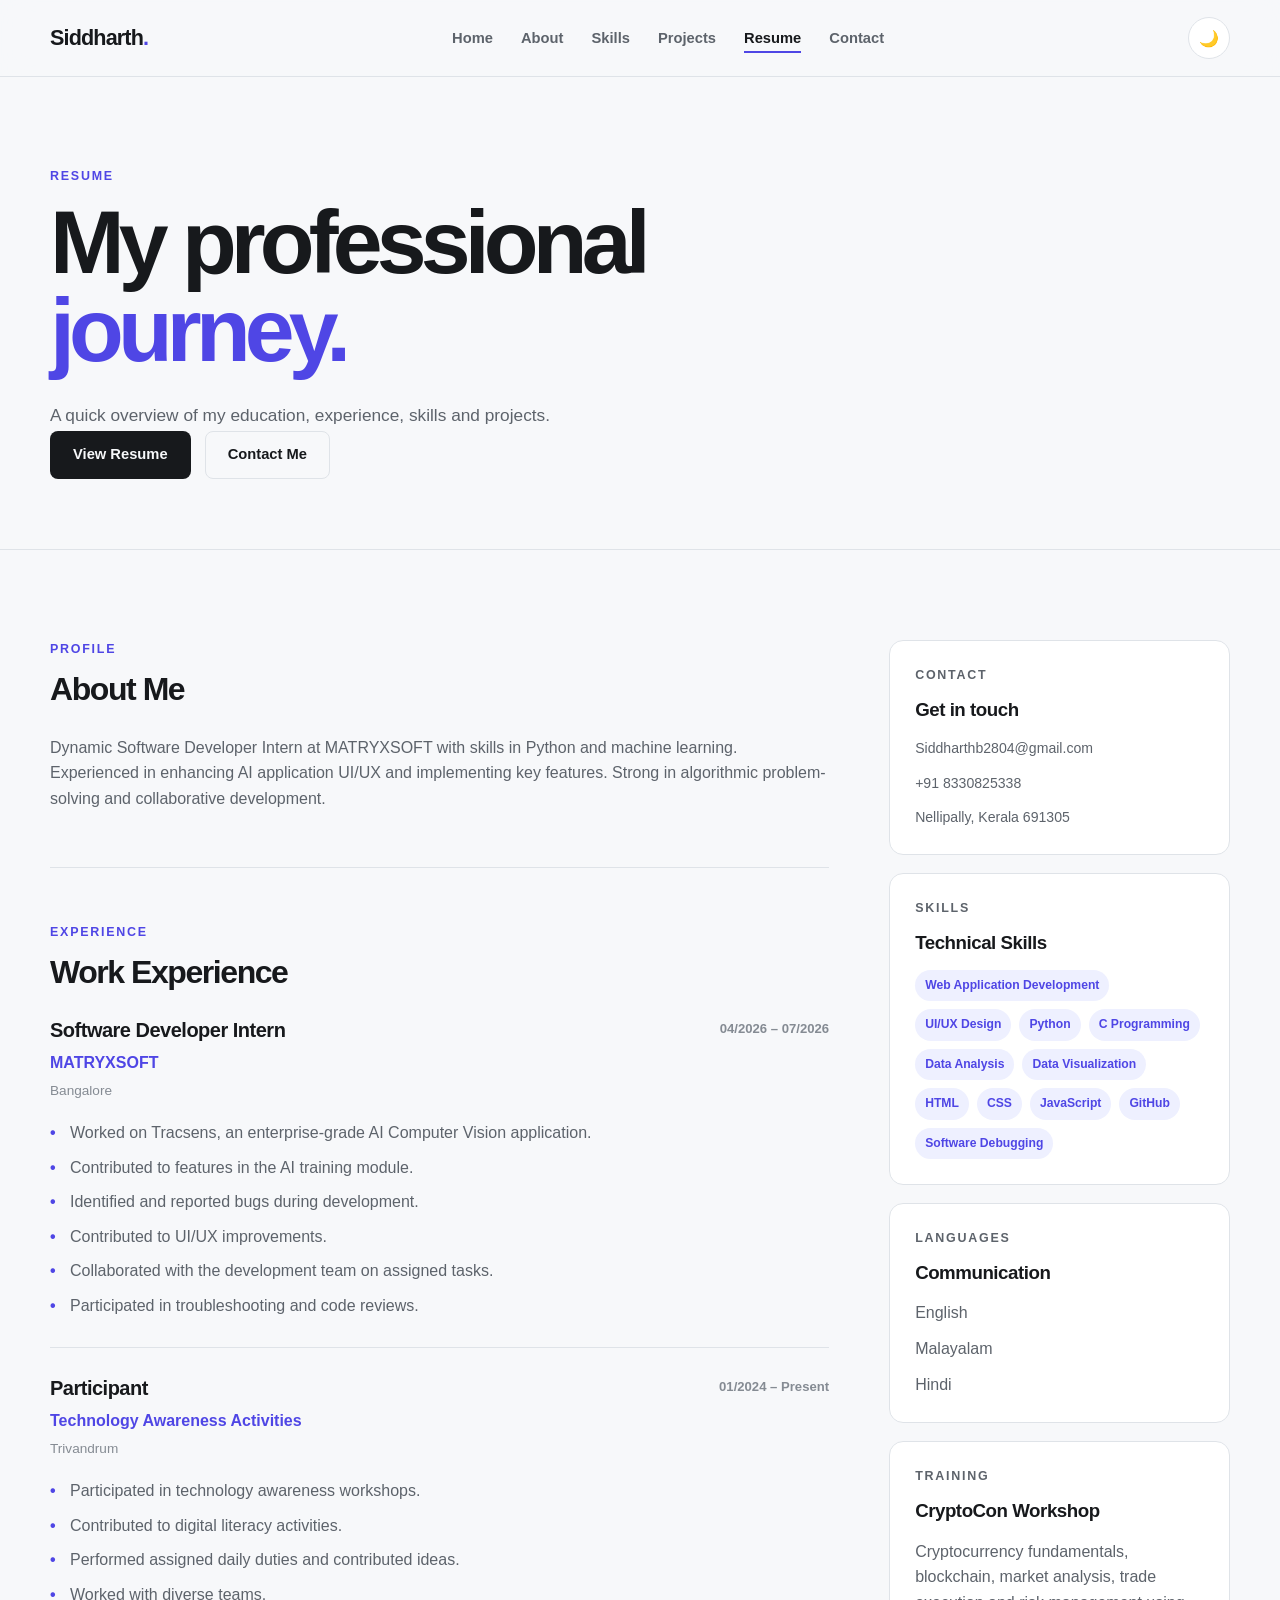
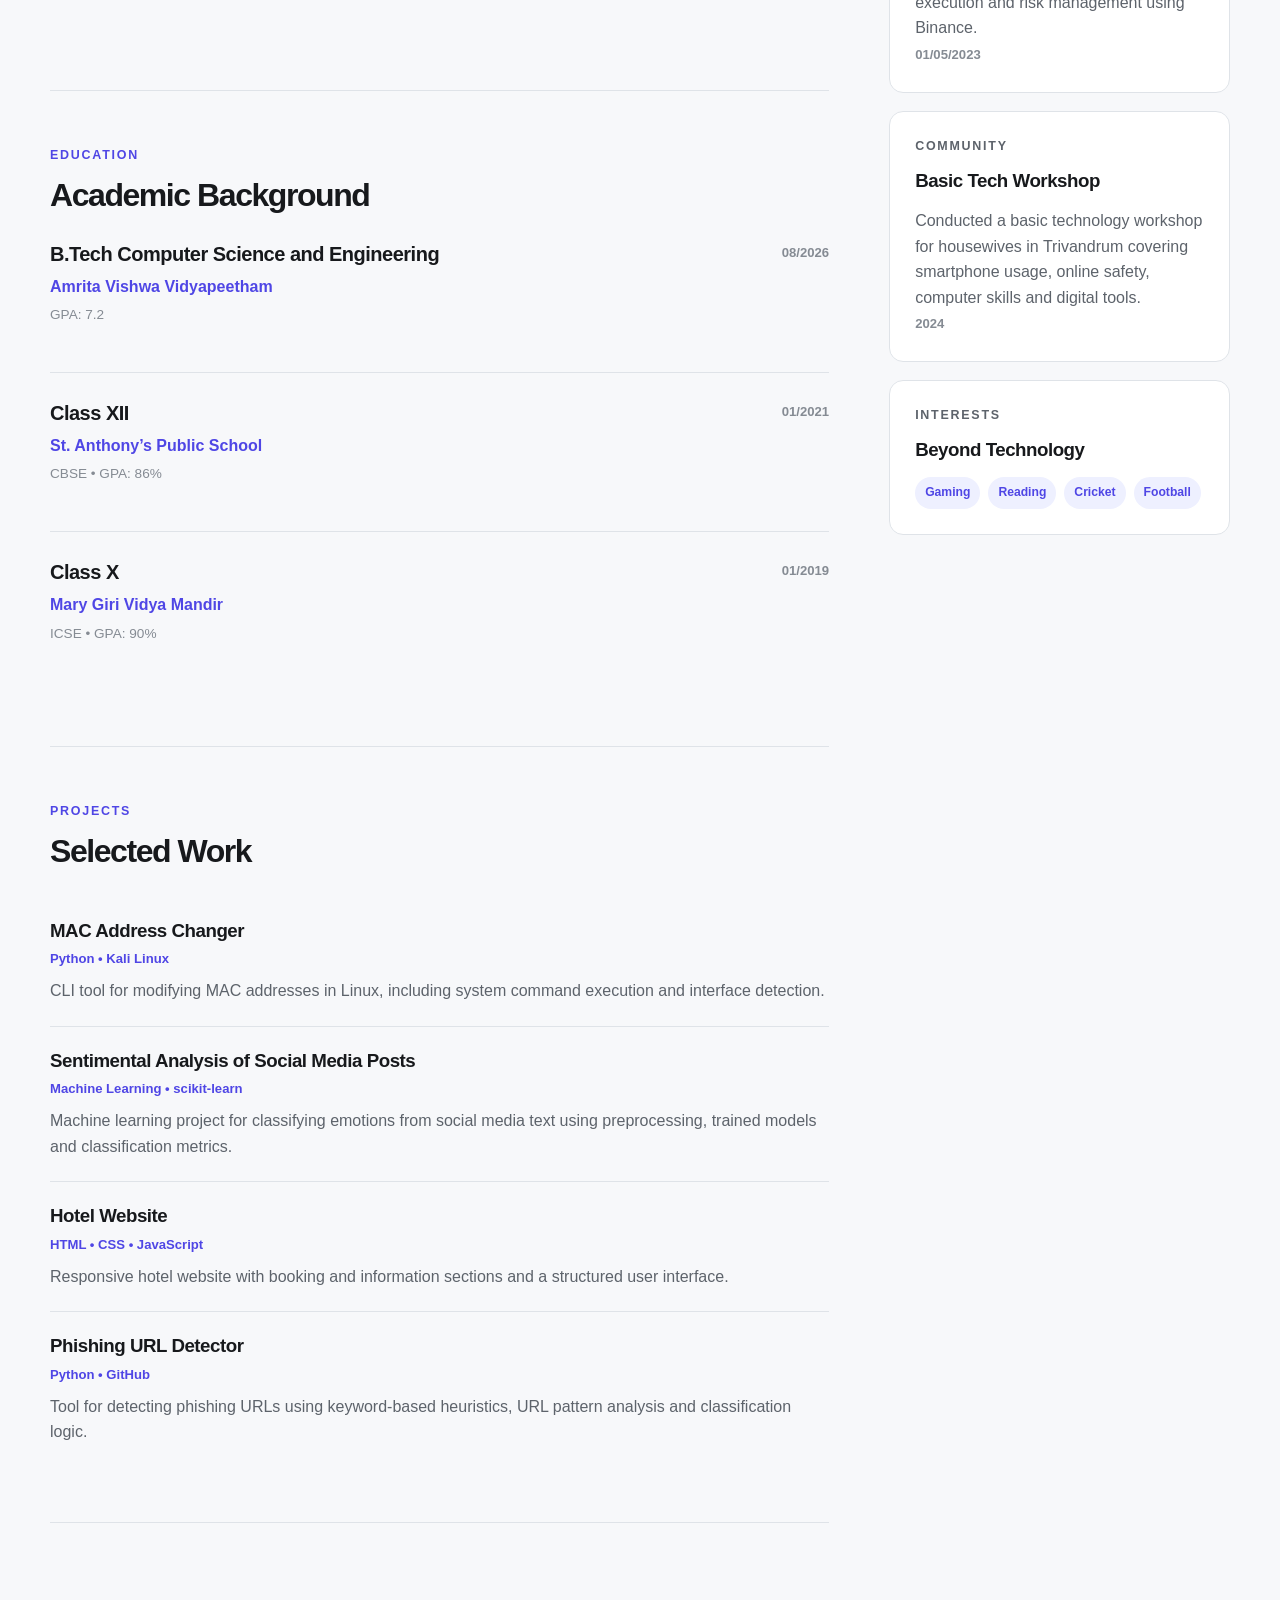
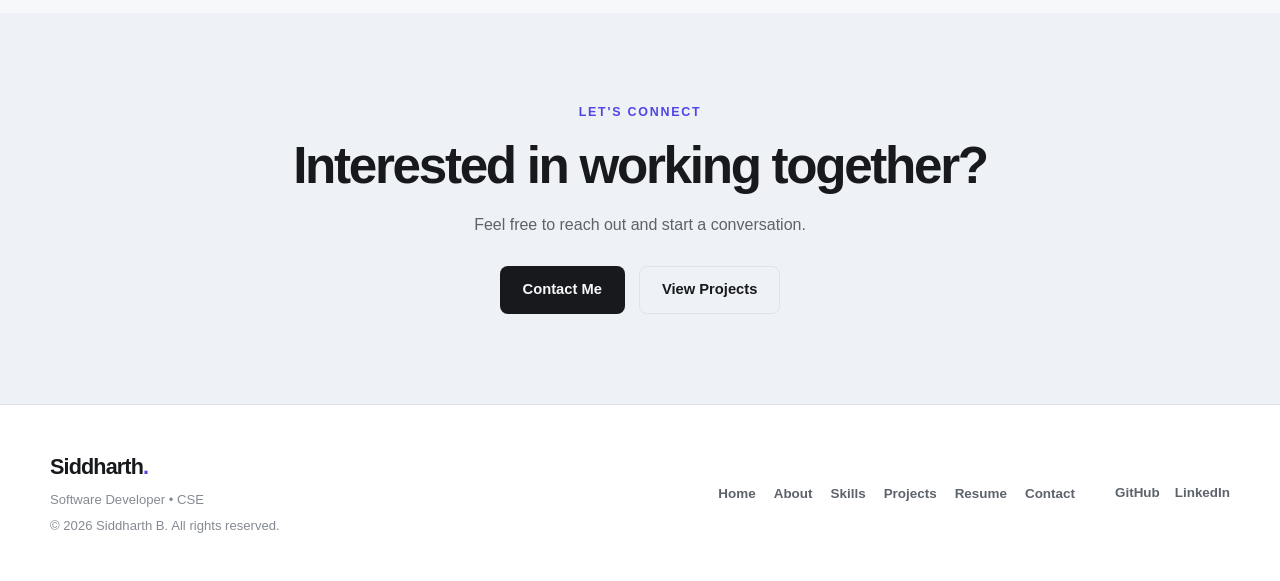
<file: portfolio-website/resume.html>
<!DOCTYPE html>
<html lang="en">

<head>

    <meta charset="UTF-8">

    <meta name="viewport" content="width=device-width, initial-scale=1.0">

    <meta name="description"
        content="Resume of Siddharth B - Software Developer and Computer Science Engineering graduate.">

    <meta name="author" content="Siddharth B">

    <title>Resume | Siddharth B</title>

    <!-- CSS -->
    <link rel="stylesheet" href="css/style.css">

</head>


<body>


    <!-- ================= HEADER ================= -->

    <header class="site-header">

        <nav class="navbar container">


            <!-- Logo -->

            <a href="index.html" class="logo">
                Siddharth<span>.</span>
            </a>


            <!-- Navigation -->

            <ul class="nav-links">

                <li>
                    <a href="index.html">
                        Home
                    </a>
                </li>

                <li>
                    <a href="about.html">
                        About
                    </a>
                </li>

                <li>
                    <a href="skills.html">
                        Skills
                    </a>
                </li>

                <li>
                    <a href="projects.html">
                        Projects
                    </a>
                </li>

                <li>
                    <a href="resume.html" class="active">
                        Resume
                    </a>
                </li>

                <li>
                    <a href="contact.html">
                        Contact
                    </a>
                </li>

            </ul>


            <!-- Navigation Actions -->

            <div class="nav-actions">

                <button class="icon-btn" id="theme-toggle" type="button" aria-label="Toggle dark and light mode">
                    🌙
                </button>


                <button class="menu-btn" id="menu-toggle" type="button" aria-label="Open navigation menu"
                    aria-expanded="false">
                    ☰
                </button>

            </div>

        </nav>

    </header>



    <!-- ================= MAIN ================= -->

    <main>


        <!-- ================= PAGE HERO ================= -->

        <section class="page-hero">

            <div class="container">

                <p class="eyebrow">
                    Resume
                </p>


                <h1>
                    My professional
                    <span>journey.</span>
                </h1>


                <p class="hero-text">

                    A quick overview of my education, experience,
                    skills and projects.

                </p>


                <div class="btn-row">

                    <!-- Add actual resume PDF filename later -->

                    <a href="#resume-details" class="btn btn-primary">
                        View Resume
                    </a>


                    <a href="contact.html" class="btn btn-secondary">
                        Contact Me
                    </a>

                </div>

            </div>

        </section>



        <!-- ================= RESUME CONTENT ================= -->

        <section class="section" id="resume-details">

            <div class="container resume-layout">



                <!-- ================= MAIN COLUMN ================= -->

                <div class="resume-main">



                    <!-- ================= PROFILE ================= -->

                    <section class="resume-section">

                        <div class="resume-section-heading">

                            <p class="eyebrow">
                                Profile
                            </p>

                            <h2>
                                About Me
                            </h2>

                        </div>


                        <p>

                            Dynamic Software Developer Intern at
                            MATRYXSOFT with skills in Python and
                            machine learning. Experienced in enhancing
                            AI application UI/UX and implementing
                            key features. Strong in algorithmic
                            problem-solving and collaborative
                            development.

                        </p>

                    </section>



                    <!-- ================= EXPERIENCE ================= -->

                    <section class="resume-section">

                        <div class="resume-section-heading">

                            <p class="eyebrow">
                                Experience
                            </p>

                            <h2>
                                Work Experience
                            </h2>

                        </div>



                        <!-- MATRYXSOFT -->

                        <article class="resume-item">

                            <div class="resume-item-top">

                                <div>

                                    <h3>
                                        Software Developer Intern
                                    </h3>

                                    <p class="resume-company">
                                        MATRYXSOFT
                                    </p>

                                </div>


                                <span class="resume-date">
                                    04/2026 – 07/2026
                                </span>

                            </div>


                            <p class="resume-location">
                                Bangalore
                            </p>


                            <ul class="resume-list">

                                <li>
                                    Worked on Tracsens, an
                                    enterprise-grade AI Computer
                                    Vision application.
                                </li>

                                <li>
                                    Contributed to features in the
                                    AI training module.
                                </li>

                                <li>
                                    Identified and reported bugs
                                    during development.
                                </li>

                                <li>
                                    Contributed to UI/UX improvements.
                                </li>

                                <li>
                                    Collaborated with the development
                                    team on assigned tasks.
                                </li>

                                <li>
                                    Participated in troubleshooting
                                    and code reviews.
                                </li>

                            </ul>

                        </article>



                        <!-- PARTICIPANT EXPERIENCE -->

                        <article class="resume-item">

                            <div class="resume-item-top">

                                <div>

                                    <h3>
                                        Participant
                                    </h3>

                                    <p class="resume-company">
                                        Technology Awareness Activities
                                    </p>

                                </div>


                                <span class="resume-date">
                                    01/2024 – Present
                                </span>

                            </div>


                            <p class="resume-location">
                                Trivandrum
                            </p>


                            <ul class="resume-list">

                                <li>
                                    Participated in technology
                                    awareness workshops.
                                </li>

                                <li>
                                    Contributed to digital literacy
                                    activities.
                                </li>

                                <li>
                                    Performed assigned daily duties
                                    and contributed ideas.
                                </li>

                                <li>
                                    Worked with diverse teams.
                                </li>

                            </ul>

                        </article>

                    </section>



                    <!-- ================= EDUCATION ================= -->

                    <section class="resume-section">

                        <div class="resume-section-heading">

                            <p class="eyebrow">
                                Education
                            </p>

                            <h2>
                                Academic Background
                            </h2>

                        </div>



                        <!-- BTECH -->

                        <article class="resume-item">

                            <div class="resume-item-top">

                                <div>

                                    <h3>
                                        B.Tech Computer Science
                                        and Engineering
                                    </h3>

                                    <p class="resume-company">
                                        Amrita Vishwa Vidyapeetham
                                    </p>

                                </div>


                                <span class="resume-date">
                                    08/2026
                                </span>

                            </div>


                            <p class="resume-location">
                                GPA: 7.2
                            </p>

                        </article>



                        <!-- 12TH -->

                        <article class="resume-item">

                            <div class="resume-item-top">

                                <div>

                                    <h3>
                                        Class XII
                                    </h3>

                                    <p class="resume-company">
                                        St. Anthony’s Public School
                                    </p>

                                </div>


                                <span class="resume-date">
                                    01/2021
                                </span>

                            </div>


                            <p class="resume-location">
                                CBSE • GPA: 86%
                            </p>

                        </article>



                        <!-- 10TH -->

                        <article class="resume-item">

                            <div class="resume-item-top">

                                <div>

                                    <h3>
                                        Class X
                                    </h3>

                                    <p class="resume-company">
                                        Mary Giri Vidya Mandir
                                    </p>

                                </div>


                                <span class="resume-date">
                                    01/2019
                                </span>

                            </div>


                            <p class="resume-location">
                                ICSE • GPA: 90%
                            </p>

                        </article>

                    </section>



                    <!-- ================= PROJECTS ================= -->

                    <section class="resume-section">

                        <div class="resume-section-heading">

                            <p class="eyebrow">
                                Projects
                            </p>

                            <h2>
                                Selected Work
                            </h2>

                        </div>



                        <article class="resume-project">

                            <h3>
                                MAC Address Changer
                            </h3>

                            <p class="resume-project-tech">
                                Python • Kali Linux
                            </p>

                            <p>

                                CLI tool for modifying MAC addresses
                                in Linux, including system command
                                execution and interface detection.

                            </p>

                        </article>



                        <article class="resume-project">

                            <h3>
                                Sentimental Analysis of Social Media Posts
                            </h3>

                            <p class="resume-project-tech">
                                Machine Learning • scikit-learn
                            </p>

                            <p>

                                Machine learning project for
                                classifying emotions from social
                                media text using preprocessing,
                                trained models and classification
                                metrics.

                            </p>

                        </article>



                        <article class="resume-project">

                            <h3>
                                Hotel Website
                            </h3>

                            <p class="resume-project-tech">
                                HTML • CSS • JavaScript
                            </p>

                            <p>

                                Responsive hotel website with
                                booking and information sections
                                and a structured user interface.

                            </p>

                        </article>



                        <article class="resume-project">

                            <h3>
                                Phishing URL Detector
                            </h3>

                            <p class="resume-project-tech">
                                Python • GitHub
                            </p>

                            <p>

                                Tool for detecting phishing URLs
                                using keyword-based heuristics,
                                URL pattern analysis and
                                classification logic.

                            </p>

                        </article>

                    </section>

                </div>



                <!-- ================= SIDEBAR ================= -->

                <aside class="resume-sidebar">



                    <!-- CONTACT -->

                    <div class="resume-side-card">

                        <p class="eyebrow">
                            Contact
                        </p>

                        <h3>
                            Get in touch
                        </h3>


                        <div class="resume-contact-list">

                            <a href="mailto:Siddharthb2804@gmail.com">
                                Siddharthb2804@gmail.com
                            </a>


                            <a href="tel:8330825338">
                                +91 8330825338
                            </a>


                            <span>
                                Nellipally, Kerala 691305
                            </span>

                        </div>

                    </div>



                    <!-- SKILLS -->

                    <div class="resume-side-card">

                        <p class="eyebrow">
                            Skills
                        </p>

                        <h3>
                            Technical Skills
                        </h3>


                        <div class="resume-side-tags">

                            <span>
                                Web Application Development
                            </span>

                            <span>
                                UI/UX Design
                            </span>

                            <span>
                                Python
                            </span>

                            <span>
                                C Programming
                            </span>

                            <span>
                                Data Analysis
                            </span>

                            <span>
                                Data Visualization
                            </span>

                            <span>
                                HTML
                            </span>

                            <span>
                                CSS
                            </span>

                            <span>
                                JavaScript
                            </span>

                            <span>
                                GitHub
                            </span>

                            <span>
                                Software Debugging
                            </span>

                        </div>

                    </div>



                    <!-- LANGUAGES -->

                    <div class="resume-side-card">

                        <p class="eyebrow">
                            Languages
                        </p>

                        <h3>
                            Communication
                        </h3>


                        <ul class="resume-simple-list">

                            <li>
                                English
                            </li>

                            <li>
                                Malayalam
                            </li>

                            <li>
                                Hindi
                            </li>

                        </ul>

                    </div>



                    <!-- TRAINING -->

                    <div class="resume-side-card">

                        <p class="eyebrow">
                            Training
                        </p>

                        <h3>
                            CryptoCon Workshop
                        </h3>


                        <p>

                            Cryptocurrency fundamentals,
                            blockchain, market analysis,
                            trade execution and risk management
                            using Binance.

                        </p>


                        <span class="resume-date">
                            01/05/2023
                        </span>

                    </div>



                    <!-- COMMUNITY SERVICE -->

                    <div class="resume-side-card">

                        <p class="eyebrow">
                            Community
                        </p>

                        <h3>
                            Basic Tech Workshop
                        </h3>


                        <p>

                            Conducted a basic technology workshop
                            for housewives in Trivandrum covering
                            smartphone usage, online safety,
                            computer skills and digital tools.

                        </p>


                        <span class="resume-date">
                            2024
                        </span>

                    </div>



                    <!-- HOBBIES -->

                    <div class="resume-side-card">

                        <p class="eyebrow">
                            Interests
                        </p>

                        <h3>
                            Beyond Technology
                        </h3>


                        <div class="resume-side-tags">

                            <span>
                                Gaming
                            </span>

                            <span>
                                Reading
                            </span>

                            <span>
                                Cricket
                            </span>

                            <span>
                                Football
                            </span>

                        </div>

                    </div>

                </aside>

            </div>

        </section>



        <!-- ================= CTA ================= -->

        <section class="section section-alt">

            <div class="container cta">

                <p class="eyebrow">
                    Let's connect
                </p>


                <h2>
                    Interested in working together?
                </h2>


                <p>

                    Feel free to reach out and start a conversation.

                </p>


                <div class="btn-row">

                    <a href="contact.html" class="btn btn-primary">
                        Contact Me
                    </a>


                    <a href="projects.html" class="btn btn-secondary">
                        View Projects
                    </a>

                </div>

            </div>

        </section>

    </main>



    <!-- ================= FOOTER ================= -->

    <footer class="site-footer">

        <div class="container footer-content">


            <div>

                <a href="index.html" class="logo">
                    Siddharth<span>.</span>
                </a>


                <p>
                    Software Developer • CSE
                </p>


                <p>
                    © 2026 Siddharth B. All rights reserved.
                </p>

            </div>



            <nav aria-label="Footer navigation">

                <ul class="footer-links">

                    <li>
                        <a href="index.html">
                            Home
                        </a>
                    </li>

                    <li>
                        <a href="about.html">
                            About
                        </a>
                    </li>

                    <li>
                        <a href="skills.html">
                            Skills
                        </a>
                    </li>

                    <li>
                        <a href="projects.html">
                            Projects
                        </a>
                    </li>

                    <li>
                        <a href="resume.html">
                            Resume
                        </a>
                    </li>

                    <li>
                        <a href="contact.html">
                            Contact
                        </a>
                    </li>

                </ul>

            </nav>



            <div class="social-links">

                <a href="https://github.com/RedemptionScripts" target="_blank" rel="noopener noreferrer">
                    GitHub
                </a>


                <a href="https://www.linkedin.com/in/si2804" target="_blank" rel="noopener noreferrer">
                    LinkedIn
                </a>
            </div>

        </div>

    </footer>



    <!-- JavaScript -->

    <script src="js/script.js"></script>

</body>

</html>
</file>
<file: business-landing/css/style.css>
/* =========================================================
   NEXORA TECHNOLOGIES
   TASK 2 - RESPONSIVE BUSINESS LANDING PAGE
   ========================================================= */


/* =========================================================
   1. VARIABLES
   ========================================================= */

:root {

    --bg: #f7f8fc;
    --surface: #ffffff;
    --surface-dark: #111827;

    --text: #151923;
    --text-light: #626978;
    --text-dark: #e8ebf2;

    --primary: #4f46e5;
    --primary-dark: #3730a3;
    --primary-light: #eef0ff;

    --border: #e2e5eb;

    --radius-small: 8px;
    --radius-medium: 16px;
    --radius-large: 24px;

    --shadow-small:
        0 5px 20px rgba(20, 25, 40, 0.06);

    --shadow-medium:
        0 15px 40px rgba(20, 25, 40, 0.10);

    --transition:
        0.25s ease;

    --container:
        1180px;

}


/* =========================================================
   2. RESET
   ========================================================= */

* {

    margin: 0;
    padding: 0;
    box-sizing: border-box;

}


html {

    scroll-behavior: smooth;

}


body {

    font-family:
        "Segoe UI",
        Arial,
        sans-serif;

    background:
        var(--bg);

    color:
        var(--text);

    line-height:
        1.6;

}


img {

    max-width: 100%;
    display: block;

}


a {

    color: inherit;
    text-decoration: none;

}


button,
input,
textarea {

    font-family: inherit;

}


button {

    cursor: pointer;

}


ul {

    list-style: none;

}


/* =========================================================
   3. CONTAINER
   ========================================================= */

.container {

    width:
        min(calc(100% - 40px),
            var(--container));

    margin-inline:
        auto;

}


/* =========================================================
   4. HEADER
   ========================================================= */

.site-header {

    position:
        sticky;

    top:
        0;

    z-index:
        1000;

    background:
        rgba(255, 255, 255, 0.92);

    backdrop-filter:
        blur(14px);

    border-bottom:
        1px solid var(--border);

}


.navbar {

    min-height:
        76px;

    display:
        flex;

    align-items:
        center;

    justify-content:
        space-between;

    gap:
        30px;

}


/* =========================================================
   5. LOGO
   ========================================================= */

.logo {

    font-size:
        1.5rem;

    font-weight:
        800;

    letter-spacing:
        -0.05em;

}


.logo span {

    color:
        var(--primary);

}


/* =========================================================
   6. NAVIGATION
   ========================================================= */

.nav-links {

    display:
        flex;

    align-items:
        center;

    gap:
        30px;

}


.nav-links a {

    position:
        relative;

    color:
        var(--text-light);

    font-size:
        0.9rem;

    font-weight:
        600;

    transition:
        color var(--transition);

}


.nav-links a::after {

    content:
        "";

    position:
        absolute;

    left:
        0;

    bottom:
        -7px;

    width:
        0;

    height:
        2px;

    background:
        var(--primary);

    transition:
        width var(--transition);

}


.nav-links a:hover {

    color:
        var(--primary);

}


.nav-links a:hover::after {

    width:
        100%;

}


.nav-actions {

    display:
        flex;

    align-items:
        center;

    gap:
        12px;

}


.nav-cta {

    display:
        inline-flex;

    align-items:
        center;

    justify-content:
        center;

    min-height:
        42px;

    padding:
        0 18px;

    border-radius:
        var(--radius-small);

    background:
        var(--primary);

    color:
        #ffffff;

    font-size:
        0.85rem;

    font-weight:
        700;

    transition:
        background var(--transition),
        transform var(--transition);

}


.nav-cta:hover {

    background:
        var(--primary-dark);

    transform:
        translateY(-2px);

}


.menu-btn {

    display:
        none;

    width:
        42px;

    height:
        42px;

    border:
        1px solid var(--border);

    border-radius:
        var(--radius-small);

    background:
        var(--surface);

    color:
        var(--text);

    font-size:
        1.2rem;

}


/* =========================================================
   7. HERO
   ========================================================= */

.hero {

    min-height:
        calc(100vh - 76px);

    display:
        flex;

    align-items:
        center;

    padding:
        90px 0;

    background:
        linear-gradient(135deg,
            #f7f8fc 0%,
            #eef0ff 100%);

}


.hero-grid {

    display:
        grid;

    grid-template-columns:
        1.1fr 0.9fr;

    align-items:
        center;

    gap:
        80px;

}


.eyebrow {

    margin-bottom:
        14px;

    color:
        var(--primary);

    font-size:
        0.78rem;

    font-weight:
        800;

    text-transform:
        uppercase;

    letter-spacing:
        0.13em;

}


.hero h1 {

    max-width:
        700px;

    margin-bottom:
        24px;

    font-size:
        clamp(3rem, 6vw, 5.4rem);

    line-height:
        1;

    letter-spacing:
        -0.065em;

}


.hero h1 span {

    display:
        block;

    color:
        var(--primary);

}


.hero-text {

    max-width:
        650px;

    margin-bottom:
        32px;

    color:
        var(--text-light);

    font-size:
        1.08rem;

    line-height:
        1.8;

}


/* =========================================================
   8. BUTTONS
   ========================================================= */

.hero-buttons {

    display:
        flex;

    flex-wrap:
        wrap;

    gap:
        12px;

}


.btn {

    display:
        inline-flex;

    align-items:
        center;

    justify-content:
        center;

    min-height:
        50px;

    padding:
        0 24px;

    border:
        1px solid transparent;

    border-radius:
        var(--radius-small);

    font-size:
        0.9rem;

    font-weight:
        700;

    transition:
        transform var(--transition),
        background var(--transition),
        border-color var(--transition);

}


.btn:hover {

    transform:
        translateY(-3px);

}


.btn-primary {

    background:
        var(--primary);

    color:
        #ffffff;

}


.btn-primary:hover {

    background:
        var(--primary-dark);

}


.btn-secondary {

    background:
        transparent;

    border-color:
        var(--border);

    color:
        var(--text);

}


.btn-secondary:hover {

    border-color:
        var(--primary);

    color:
        var(--primary);

}


.btn-light {

    background:
        #ffffff;

    color:
        var(--surface-dark);

}


.btn-light:hover {

    background:
        #eef0ff;

}


/* =========================================================
   9. HERO VISUAL
   ========================================================= */

.hero-visual {

    display:
        flex;

    justify-content:
        center;

}


.hero-card {

    width:
        min(100%, 420px);

    padding:
        28px;

    border:
        1px solid rgba(255, 255, 255, 0.8);

    border-radius:
        var(--radius-large);

    background:
        rgba(255, 255, 255, 0.85);

    box-shadow:
        var(--shadow-medium);

}


.hero-card-top {

    display:
        flex;

    justify-content:
        space-between;

    align-items:
        center;

    padding-bottom:
        25px;

    border-bottom:
        1px solid var(--border);

    font-size:
        0.8rem;

    font-weight:
        800;

    letter-spacing:
        0.08em;

}


.status-dot {

    color:
        #22c55e;

    font-size:
        1.2rem;

}


.hero-chart {

    height:
        220px;

    display:
        flex;

    align-items:
        flex-end;

    justify-content:
        center;

    gap:
        18px;

    padding:
        30px 10px;

}


.chart-bar {

    width:
        45px;

    border-radius:
        8px 8px 3px 3px;

    background:
        linear-gradient(to top,
            var(--primary),
            #818cf8);

    animation:
        chartRise 1s ease both;

}


.bar-one {
    height: 45%;
    animation-delay: 0.1s;
}


.bar-two {
    height: 65%;
    animation-delay: 0.2s;
}


.bar-three {
    height: 52%;
    animation-delay: 0.3s;
}


.bar-four {
    height: 80%;
    animation-delay: 0.4s;
}


.bar-five {
    height: 95%;
    animation-delay: 0.5s;
}


@keyframes chartRise {

    from {

        transform:
            scaleY(0);

        transform-origin:
            bottom;

        opacity:
            0;

    }

    to {

        transform:
            scaleY(1);

        opacity:
            1;

    }

}


.hero-card-bottom {

    padding-top:
        20px;

    border-top:
        1px solid var(--border);

}


.hero-card-bottom small {

    display:
        block;

    margin-bottom:
        5px;

    color:
        var(--text-light);

}


.hero-card-bottom strong {

    font-size:
        1.1rem;

}


/* =========================================================
   10. GENERAL SECTIONS
   ========================================================= */

.section {

    padding:
        100px 0;

}


.section-heading {

    max-width:
        700px;

    margin-bottom:
        50px;

}


.section-heading h2 {

    margin-bottom:
        15px;

    font-size:
        clamp(2.2rem, 4vw, 3.4rem);

    line-height:
        1.1;

    letter-spacing:
        -0.045em;

}


.section-heading>p:last-child {

    color:
        var(--text-light);

}


/* =========================================================
   11. SERVICES
   ========================================================= */

.services-grid {

    display:
        grid;

    grid-template-columns:
        repeat(4, 1fr);

    gap:
        20px;

}


.service-card {

    position:
        relative;

    padding:
        30px;

    background:
        var(--surface);

    border:
        1px solid var(--border);

    border-radius:
        var(--radius-medium);

    transition:
        transform var(--transition),
        box-shadow var(--transition),
        border-color var(--transition);

}


.service-card:hover {

    transform:
        translateY(-7px);

    border-color:
        var(--primary);

    box-shadow:
        var(--shadow-medium);

}


.service-number {

    margin-bottom:
        25px;

    color:
        var(--primary);

    font-size:
        0.75rem;

    font-weight:
        800;

}


.service-icon {

    width:
        55px;

    height:
        55px;

    display:
        grid;

    place-items:
        center;

    margin-bottom:
        22px;

    border-radius:
        14px;

    background:
        var(--primary-light);

    color:
        var(--primary);

    font-size:
        1.1rem;

    font-weight:
        800;

}


.service-card h3 {

    margin-bottom:
        12px;

    font-size:
        1.25rem;

}


.service-card p {

    min-height:
        125px;

    margin-bottom:
        20px;

    color:
        var(--text-light);

    font-size:
        0.9rem;

}


.service-link {

    color:
        var(--primary);

    font-size:
        0.85rem;

    font-weight:
        700;

}


.service-link:hover {

    text-decoration:
        underline;

}


/* =========================================================
   12. DARK ABOUT SECTION
   ========================================================= */

.section-dark {

    background:
        var(--surface-dark);

    color:
        var(--text-dark);

}


.section-dark .eyebrow {

    color:
        #818cf8;

}


.about-grid {

    display:
        grid;

    grid-template-columns:
        0.8fr 1.2fr;

    align-items:
        center;

    gap:
        90px;

}


.about-visual {

    min-height:
        360px;

    display:
        grid;

    place-items:
        center;

}


.about-box {

    width:
        280px;

    height:
        280px;

    display:
        flex;

    flex-direction:
        column;

    justify-content:
        center;

    align-items:
        center;

    gap:
        8px;

    border:
        1px solid #343a49;

    border-radius:
        50%;

    background:
        radial-gradient(circle,
            #202638,
            #111827);

    box-shadow:
        0 0 70px rgba(79, 70, 229, 0.25);

}


.about-box-number {

    color:
        #818cf8;

    font-size:
        0.8rem;

    font-weight:
        800;

}


.about-box strong {

    font-size:
        2.2rem;

}


.about-box>span:last-child {

    color:
        #9ca3af;

}


.about-content h2 {

    max-width:
        700px;

    margin-bottom:
        25px;

    font-size:
        clamp(2.2rem, 4vw, 3.6rem);

    line-height:
        1.1;

    letter-spacing:
        -0.05em;

}


.about-content>p:not(.eyebrow) {

    max-width:
        680px;

    margin-bottom:
        18px;

    color:
        #aeb5c2;

}


/* =========================================================
   13. PROCESS
   ========================================================= */

.process-grid {

    display:
        grid;

    grid-template-columns:
        repeat(4, 1fr);

    gap:
        20px;

}


.process-card {

    padding:
        30px;

    border-top:
        3px solid var(--primary);

    background:
        var(--surface);

    border-radius:
        0 var(--radius-medium) var(--radius-medium) var(--radius-medium);

    box-shadow:
        var(--shadow-small);

}


.process-card>span {

    display:
        inline-block;

    margin-bottom:
        25px;

    color:
        var(--primary);

    font-size:
        0.8rem;

    font-weight:
        800;

}


.process-card h3 {

    margin-bottom:
        10px;

}


.process-card p {

    color:
        var(--text-light);

    font-size:
        0.9rem;

}


/* =========================================================
   14. CTA
   ========================================================= */

.cta-section {

    padding:
        100px 0;

    background:
        linear-gradient(135deg,
            var(--primary),
            var(--primary-dark));

    color:
        #ffffff;

}


.cta-content {

    text-align:
        center;

}


.cta-content .eyebrow {

    color:
        #c7c9ff;

}


.cta-content h2 {

    max-width:
        850px;

    margin:
        0 auto 18px;

    font-size:
        clamp(2.5rem, 5vw, 4.5rem);

    line-height:
        1.05;

    letter-spacing:
        -0.055em;

}


.cta-content>p:not(.eyebrow) {

    max-width:
        600px;

    margin:
        0 auto 30px;

    color:
        #d8d9ff;

}


/* =========================================================
   15. CONTACT
   ========================================================= */

.contact-grid {

    display:
        grid;

    grid-template-columns:
        0.85fr 1.15fr;

    gap:
        80px;

    align-items:
        start;

}


.contact-info h2 {

    max-width:
        650px;

    margin-bottom:
        20px;

    font-size:
        clamp(2.2rem, 4vw, 3.4rem);

    line-height:
        1.1;

    letter-spacing:
        -0.05em;

}


.contact-info>p:not(.eyebrow) {

    max-width:
        580px;

    color:
        var(--text-light);

}


.contact-details {

    display:
        grid;

    gap:
        20px;

    margin-top:
        35px;

}


.contact-details div {

    display:
        grid;

    gap:
        3px;

    padding-bottom:
        18px;

    border-bottom:
        1px solid var(--border);

}


.contact-details span {

    color:
        var(--text-light);

    font-size:
        0.75rem;

    font-weight:
        700;

    text-transform:
        uppercase;

    letter-spacing:
        0.08em;

}


.contact-details a {

    color:
        var(--primary);

    font-weight:
        600;

}


.contact-form-wrapper {

    padding:
        35px;

    background:
        var(--surface);

    border:
        1px solid var(--border);

    border-radius:
        var(--radius-large);

    box-shadow:
        var(--shadow-medium);

}


.contact-form {

    display:
        grid;

    gap:
        20px;

}


.form-group {

    display:
        grid;

    gap:
        8px;

}


.form-group label {

    font-size:
        0.85rem;

    font-weight:
        700;

}


.form-group input,
.form-group textarea {

    width:
        100%;

    padding:
        14px 15px;

    border:
        1px solid var(--border);

    border-radius:
        var(--radius-small);

    background:
        var(--bg);

    color:
        var(--text);

    font-size:
        0.9rem;

    outline:
        none;

    transition:
        border-color var(--transition),
        box-shadow var(--transition);

}


.form-group textarea {

    resize:
        vertical;

}


.form-group input::placeholder,
.form-group textarea::placeholder {

    color:
        #9ca3af;

}


.form-group input:focus,
.form-group textarea:focus {

    border-color:
        var(--primary);

    box-shadow:
        0 0 0 3px var(--primary-light);

}


.form-status {

    min-height:
        20px;

    color:
        var(--primary);

    font-size:
        0.85rem;

    font-weight:
        600;

}


/* =========================================================
   16. FOOTER
   ========================================================= */

.site-footer {

    padding:
        40px 0;

    background:
        #0b0f18;

    color:
        #ffffff;

}


.footer-content {

    display:
        grid;

    grid-template-columns:
        1fr auto auto;

    align-items:
        center;

    gap:
        35px;

}


.site-footer .logo {

    color:
        #ffffff;

}


.site-footer p {

    margin-top:
        7px;

    color:
        #8991a1;

    font-size:
        0.8rem;

}


.footer-links {

    display:
        flex;

    flex-wrap:
        wrap;

    gap:
        20px;

}


.footer-links a {

    color:
        #aeb5c2;

    font-size:
        0.82rem;

}


.footer-links a:hover {

    color:
        #ffffff;

}


.copyright {

    text-align:
        right;

}


/* =========================================================
   17. FOCUS STATES
   ========================================================= */

a:focus-visible,
button:focus-visible,
input:focus-visible,
textarea:focus-visible {

    outline:
        3px solid #818cf8;

    outline-offset:
        3px;

}


/* =========================================================
   18. TABLET
   ========================================================= */

@media (max-width: 1000px) {


    .hero-grid {

        grid-template-columns:
            1fr;

        gap:
            50px;

    }


    .hero {

        min-height:
            auto;

    }


    .hero-content {

        max-width:
            750px;

    }


    .hero-visual {

        justify-content:
            flex-start;

    }


    .services-grid {

        grid-template-columns:
            repeat(2, 1fr);

    }


    .process-grid {

        grid-template-columns:
            repeat(2, 1fr);

    }


    .about-grid {

        grid-template-columns:
            1fr;

        gap:
            45px;

    }


    .about-visual {

        min-height:
            280px;

    }


    .contact-grid {

        grid-template-columns:
            1fr;

        gap:
            50px;

    }


    .footer-content {

        grid-template-columns:
            1fr;

        gap:
            20px;

    }


    .copyright {

        text-align:
            left;

    }

}


/* =========================================================
   19. MOBILE
   ========================================================= */

@media (max-width: 768px) {


    .container {

        width:
            min(calc(100% - 30px),
                var(--container));

    }


    /* Navigation */

    .navbar {

        min-height:
            68px;

    }


    .nav-cta {

        display:
            none;

    }


    .menu-btn {

        display:
            grid;

        place-items:
            center;

    }


    .nav-links {

        position:
            absolute;

        top:
            68px;

        left:
            15px;

        right:
            15px;

        display:
            none;

        flex-direction:
            column;

        align-items:
            stretch;

        gap:
            0;

        padding:
            10px;

        background:
            var(--surface);

        border:
            1px solid var(--border);

        border-radius:
            var(--radius-medium);

        box-shadow:
            var(--shadow-medium);

    }


    .nav-links.show {

        display:
            flex;

    }


    .nav-links li a {

        display:
            block;

        padding:
            13px;

    }


    .nav-links a::after {

        display:
            none;

    }


    /* Hero */

    .hero {

        padding:
            70px 0;

    }


    .hero h1 {

        font-size:
            clamp(2.7rem, 13vw, 4rem);

    }


    .hero-text {

        font-size:
            1rem;

    }


    .hero-buttons {

        flex-direction:
            column;

        align-items:
            stretch;

    }


    .hero-buttons .btn {

        width:
            100%;

    }


    .hero-card {

        padding:
            22px;

    }


    /* Sections */

    .section {

        padding:
            70px 0;

    }


    .section-heading {

        margin-bottom:
            35px;

    }


    /* Services */

    .services-grid {

        grid-template-columns:
            1fr;

    }


    .service-card p {

        min-height:
            auto;

    }


    /* Process */

    .process-grid {

        grid-template-columns:
            1fr;

    }


    /* About */

    .about-content h2 {

        font-size:
            2.4rem;

    }


    /* CTA */

    .cta-section {

        padding:
            75px 0;

    }


    .cta-content h2 {

        font-size:
            2.5rem;

    }


    /* Contact */

    .contact-form-wrapper {

        padding:
            25px;

    }


    /* Footer */

    .footer-links {

        gap:
            12px;

    }

}


/* =========================================================
   20. SMALL MOBILE
   ========================================================= */

@media (max-width: 420px) {


    .hero-chart {

        gap:
            10px;

    }


    .chart-bar {

        width:
            35px;

    }


    .about-box {

        width:
            230px;

        height:
            230px;

    }


    .about-box strong {

        font-size:
            1.8rem;

    }


    .contact-form-wrapper {

        padding:
            20px;

    }

}


/* =========================================================
   21. REDUCED MOTION
   ========================================================= */

@media (prefers-reduced-motion: reduce) {

    html {

        scroll-behavior:
            auto;

    }


    *,
    *::before,
    *::after {

        animation:
            none !important;

        transition:
            none !important;

    }

}
</file>
<file: css-challenge/css/style.css>
/* =========================================
   CSS CHALLENGE
   TASK 3 - WEINTERN
========================================= */


/* ---------- RESET ---------- */

* {
    margin: 0;
    padding: 0;
    box-sizing: border-box;
}


html {
    scroll-behavior: smooth;
}


body {
    font-family: Arial, Helvetica, sans-serif;
    background: #f5f7fb;
    color: #182033;
    line-height: 1.6;
}


a {
    color: inherit;
    text-decoration: none;
}


button {
    font: inherit;
}


.container {
    width: min(1120px, 92%);
    margin: 0 auto;
}


/* ---------- HEADER ---------- */

.site-header {
    background: #ffffff;
    border-bottom: 1px solid #e5e7eb;
    position: sticky;
    top: 0;
    z-index: 100;
}


.nav-container {
    min-height: 72px;

    display: flex;
    align-items: center;
    justify-content: space-between;
}


.logo {
    font-size: 1.25rem;
    font-weight: 800;
    letter-spacing: -0.5px;
}


.logo span {
    margin-left: 4px;
    color: #635bff;
}


.navigation {
    display: flex;
    align-items: center;
    gap: 32px;
}


.navigation a {
    position: relative;
    font-size: 0.95rem;
    font-weight: 600;
    color: #596174;
}


.navigation a::after {
    content: "";

    position: absolute;
    left: 0;
    bottom: -7px;

    width: 0;
    height: 2px;

    background: #635bff;

    transition: width 0.3s ease;
}


.navigation a:hover::after {
    width: 100%;
}


/* ---------- HERO ---------- */

.hero {
    padding: 110px 0 100px;
    background:
        radial-gradient(circle at top right,
            rgba(99, 91, 255, 0.14),
            transparent 35%),
        #ffffff;
}


.hero-content {
    max-width: 820px;
    text-align: center;
}


.eyebrow,
.section-label {
    color: #635bff;
    font-size: 0.78rem;
    font-weight: 800;
    letter-spacing: 2px;
    text-transform: uppercase;
}


.hero h1 {
    margin-top: 16px;

    font-size: clamp(3rem, 7vw, 5.8rem);
    line-height: 0.98;
    letter-spacing: -4px;
}


.hero h1 span {
    display: block;
    color: #635bff;
}


.hero-text {
    max-width: 650px;
    margin: 28px auto 0;

    font-size: 1.15rem;
    color: #626b7f;
}


.hero-button {
    display: inline-block;

    margin-top: 34px;
    padding: 14px 24px;

    border-radius: 10px;

    background: #182033;
    color: #ffffff;

    font-weight: 700;

    transition:
        transform 0.25s ease,
        box-shadow 0.25s ease;
}


.hero-button:hover {
    transform: translateY(-3px);
    box-shadow: 0 12px 25px rgba(24, 32, 51, 0.2);
}


/* ---------- SECTIONS ---------- */

.challenge-section {
    padding: 100px 0;
}


.grid-section {
    background: #ffffff;
}


.section-heading {
    max-width: 700px;
    margin-bottom: 48px;
}


.section-heading h2 {
    margin-top: 10px;

    font-size: clamp(2rem, 5vw, 3.2rem);
    line-height: 1.1;
    letter-spacing: -1.5px;
}


.section-heading>p:last-child {
    margin-top: 15px;
    color: #687185;
}


/* =========================================
   01 - FLEXBOX
========================================= */

.flex-container {
    display: flex;

    justify-content: space-between;
    align-items: stretch;

    gap: 24px;
}


.feature-card {
    flex: 1;
    padding: 32px;

    background: #ffffff;
    border: 1px solid #e3e7ef;
    border-radius: 18px;

    transition:
        transform 0.3s ease,
        box-shadow 0.3s ease,
        border-color 0.3s ease;
}


.feature-card:hover {
    transform: translateY(-8px);

    border-color: #635bff;

    box-shadow:
        0 20px 45px rgba(24, 32, 51, 0.1);
}


.card-number {
    width: 42px;
    height: 42px;

    display: grid;
    place-items: center;

    border-radius: 10px;

    background: #eeeefe;
    color: #635bff;

    font-weight: 800;
}


.feature-card h3 {
    margin-top: 25px;
    font-size: 1.35rem;
}


.feature-card p {
    margin-top: 12px;
    color: #697286;
}


.card-link {
    display: inline-block;
    margin-top: 22px;

    color: #635bff;
    font-weight: 700;
}


/* =========================================
   02 - CSS GRID
========================================= */

.grid-container {
    display: grid;

    grid-template-columns: repeat(4, 1fr);

    gap: 20px;
}


.grid-item {
    min-height: 190px;

    padding: 26px;

    display: flex;
    flex-direction: column;
    justify-content: flex-end;

    border-radius: 18px;

    background: #f5f7fb;
    border: 1px solid #e1e5ed;

    transition:
        transform 0.3s ease,
        box-shadow 0.3s ease;
}


.grid-item:hover {
    transform: translateY(-6px);

    box-shadow:
        0 15px 35px rgba(24, 32, 51, 0.1);
}


.grid-item span {
    align-self: flex-start;

    margin-bottom: auto;

    font-size: 0.78rem;
    font-weight: 800;

    color: #635bff;
}


.grid-item h3 {
    font-size: 1.25rem;
}


.grid-item p {
    margin-top: 5px;
    color: #6c7588;
}


.grid-item-large {
    grid-column: span 2;
    grid-row: span 2;

    min-height: 400px;

    background: #182033;
    color: #ffffff;
}


.grid-item-large p {
    color: #b7bfd0;
}


.grid-item-wide {
    grid-column: span 2;
}


/* =========================================
   03 - ANIMATION
========================================= */

.animation-section {
    background: #101522;
    color: #ffffff;
}


.animation-section .section-heading>p:last-child {
    color: #aab2c4;
}


.animation-demo {
    display: grid;

    grid-template-columns: repeat(2, 1fr);

    gap: 24px;
}


.animation-box {
    min-height: 270px;

    padding: 32px;

    display: flex;
    flex-direction: column;
    justify-content: center;
    align-items: center;

    text-align: center;

    border: 1px solid #293247;
    border-radius: 18px;

    background: #171e2e;
}


.animation-box h3 {
    font-size: 1.3rem;
}


.animation-box p {
    margin-top: 8px;

    color: #9da7bb;
    font-size: 0.92rem;
}


/* ---------- Animated Button ---------- */

.animated-button {
    margin-top: 25px;

    padding: 13px 28px;

    border: none;
    border-radius: 8px;

    background: #635bff;
    color: #ffffff;

    font-weight: 700;
    cursor: pointer;

    transition:
        transform 0.3s ease,
        box-shadow 0.3s ease,
        border-radius 0.3s ease;
}


.animated-button:hover {
    transform: translateY(-5px) scale(1.04);

    border-radius: 20px;

    box-shadow:
        0 12px 30px rgba(99, 91, 255, 0.35);
}


/* ---------- Spinner ---------- */

.spinner {
    width: 52px;
    height: 52px;

    margin-top: 25px;

    border: 5px solid #30394e;
    border-top-color: #635bff;

    border-radius: 50%;

    animation: spin 1s linear infinite;
}


@keyframes spin {

    from {
        transform: rotate(0deg);
    }

    to {
        transform: rotate(360deg);
    }

}


/* ---------- Fade In ---------- */

.fade-element {
    margin-top: 25px;

    padding: 18px 28px;

    border-radius: 10px;

    background: #635bff;

    font-weight: 700;

    animation: fadeIn 2s ease-in-out infinite alternate;
}


@keyframes fadeIn {

    from {
        opacity: 0.3;
        transform: translateY(8px);
    }

    to {
        opacity: 1;
        transform: translateY(0);
    }

}


/* ---------- Card Lift ---------- */

.lift-card {
    width: 220px;

    margin-top: 25px;
    padding: 24px;

    display: flex;
    flex-direction: column;
    gap: 5px;

    border-radius: 14px;

    background: #ffffff;
    color: #182033;

    box-shadow: 0 8px 20px rgba(0, 0, 0, 0.15);

    transition:
        transform 0.35s ease,
        box-shadow 0.35s ease;
}


.lift-card span {
    color: #697286;
    font-size: 0.85rem;
}


.lift-card:hover {
    transform: translateY(-12px);

    box-shadow:
        0 25px 45px rgba(0, 0, 0, 0.3);
}


/* ---------- Animated Underline ---------- */

.animated-link {
    position: relative;

    display: inline-block;

    margin-top: 25px;

    color: #ffffff;

    font-size: 1.15rem;
    font-weight: 700;
}


.animated-link::after {
    content: "";

    position: absolute;

    left: 0;
    bottom: -8px;

    width: 0;
    height: 3px;

    border-radius: 10px;

    background: #635bff;

    transition: width 0.4s ease;
}


.animated-link:hover::after {
    width: 100%;
}


/* ---------- FINAL SECTION ---------- */

.final-section {
    padding: 100px 0;

    background: #ffffff;

    text-align: center;
}


.final-section h2 {
    margin-top: 10px;

    font-size: clamp(2rem, 5vw, 3.5rem);
}


.final-section p:last-child {
    margin-top: 12px;
    color: #687185;
}


/* ---------- FOOTER ---------- */

.site-footer {
    padding: 28px 0;

    background: #101522;
    color: #aab2c4;
}


.footer-content {
    display: flex;
    justify-content: space-between;
    align-items: center;
    gap: 20px;
}


.footer-content a {
    color: #ffffff;
    font-weight: 700;
}


.footer-content a:hover {
    color: #635bff;
}


/* =========================================
   TABLET
========================================= */

@media (max-width: 900px) {

    .hero {
        padding: 90px 0 80px;
    }


    .grid-container {
        grid-template-columns: repeat(2, 1fr);
    }


    .grid-item-large {
        grid-column: span 2;
        grid-row: span 1;

        min-height: 240px;
    }


    .grid-item-wide {
        grid-column: span 2;
    }

}


/* =========================================
   MOBILE
========================================= */

@media (max-width: 768px) {

    .navigation {
        gap: 15px;
    }


    .navigation a {
        font-size: 0.85rem;
    }


    .hero {
        padding: 75px 0;
    }


    .hero h1 {
        letter-spacing: -2px;
    }


    .challenge-section {
        padding: 75px 0;
    }


    /* Flexbox becomes vertical */

    .flex-container {
        flex-direction: column;
    }


    .feature-card {
        width: 100%;
    }


    /* Grid becomes responsive */

    .grid-container {
        grid-template-columns: 1fr;
    }


    .grid-item,
    .grid-item-large,
    .grid-item-wide {
        grid-column: span 1;
        grid-row: span 1;

        min-height: 180px;
    }


    /* Animation boxes */

    .animation-demo {
        grid-template-columns: 1fr;
    }


    .footer-content {
        flex-direction: column;
        text-align: center;
    }

}


/* =========================================
   SMALL MOBILE
========================================= */

@media (max-width: 480px) {

    .nav-container {
        min-height: 64px;
    }


    .navigation {
        gap: 10px;
    }


    .navigation a {
        font-size: 0.76rem;
    }


    .hero h1 {
        font-size: 3rem;
    }


    .hero-text {
        font-size: 1rem;
    }


    .feature-card,
    .animation-box {
        padding: 24px;
    }


    .grid-item {
        min-height: 160px;
    }

}


/* =========================================
   ACCESSIBILITY
========================================= */

a:focus-visible,
button:focus-visible {
    outline: 3px solid #635bff;
    outline-offset: 4px;
}


/* Reduce motion for users who request it */

@media (prefers-reduced-motion: reduce) {

    html {
        scroll-behavior: auto;
    }


    *,
    *::before,
    *::after {
        animation-duration: 0.01ms !important;
        animation-iteration-count: 1 !important;
        transition-duration: 0.01ms !important;
    }

}
</file>
<file: portfolio-website/css/style.css>
/* =========================================================
   SIDDHARTH B - PERSONAL PORTFOLIO
   Main Stylesheet
   ========================================================= */


/* =========================================================
   1. ROOT VARIABLES
   ========================================================= */

:root {

    /* Colors */

    --color-bg: #f7f8fa;
    --color-bg-alt: #eef1f5;
    --color-surface: #ffffff;

    --color-text: #17191c;
    --color-text-light: #5d636b;
    --color-text-muted: #858b93;

    --color-primary: #17191c;
    --color-primary-hover: #33373d;

    --color-border: #dfe3e8;

    --color-accent: #4f46e5;
    --color-accent-light: #eef0ff;

    --color-success: #16803c;

    /* Typography */

    --font-main:
        "Inter",
        "Segoe UI",
        Arial,
        sans-serif;

    --font-heading:
        "Inter",
        "Segoe UI",
        Arial,
        sans-serif;

    /* Layout */

    --container-width: 1180px;

    /* Border Radius */

    --radius-small: 8px;
    --radius-medium: 14px;
    --radius-large: 22px;

    /* Shadows */

    --shadow-small:
        0 4px 15px rgba(0, 0, 0, 0.05);

    --shadow-medium:
        0 10px 30px rgba(0, 0, 0, 0.08);

    /* Transitions */

    --transition:
        0.25s ease;

}


/* =========================================================
   2. DARK MODE VARIABLES
   ========================================================= */

body.dark-mode {

    --color-bg: #111315;
    --color-bg-alt: #191c20;
    --color-surface: #1d2024;

    --color-text: #f1f3f5;
    --color-text-light: #b5bbc2;
    --color-text-muted: #858c95;

    --color-primary: #f1f3f5;
    --color-primary-hover: #ffffff;

    --color-border: #30353b;

    --color-accent: #818cf8;
    --color-accent-light: #242744;

    --shadow-small:
        0 4px 15px rgba(0, 0, 0, 0.20);

    --shadow-medium:
        0 10px 30px rgba(0, 0, 0, 0.30);

}


/* =========================================================
   3. RESET
   ========================================================= */

* {
    margin: 0;
    padding: 0;
    box-sizing: border-box;
}


html {
    scroll-behavior: smooth;
}


body {

    font-family: var(--font-main);

    background-color: var(--color-bg);

    color: var(--color-text);

    line-height: 1.6;

    transition:
        background-color var(--transition),
        color var(--transition);

}


img {

    max-width: 100%;

    display: block;

}


a {

    color: inherit;

    text-decoration: none;

}


button,
input,
textarea {

    font-family: inherit;

}


button {

    cursor: pointer;

}


ul {

    list-style: none;

}


/* =========================================================
   4. GENERAL CONTAINER
   ========================================================= */

.container {

    width: min(
        calc(100% - 40px),
        var(--container-width)
    );

    margin-inline: auto;

}


/* =========================================================
   5. HEADER / NAVIGATION
   ========================================================= */

.site-header {

    position: sticky;

    top: 0;

    z-index: 1000;

    background:
        rgba(247, 248, 250, 0.90);

    backdrop-filter: blur(15px);

    border-bottom:
        1px solid var(--color-border);

}


.dark-mode .site-header {

    background:
        rgba(17, 19, 21, 0.90);

}


.navbar {

    min-height: 76px;

    display: flex;

    align-items: center;

    justify-content: space-between;

    gap: 30px;

}


/* Logo */

.logo {

    font-size: 1.35rem;

    font-weight: 800;

    letter-spacing: -0.04em;

    white-space: nowrap;

}


.logo span {

    color: var(--color-accent);

}


/* Navigation */

.nav-links {

    display: flex;

    align-items: center;

    gap: 28px;

}


.nav-links a {

    position: relative;

    color: var(--color-text-light);

    font-size: 0.92rem;

    font-weight: 600;

    transition:
        color var(--transition);

}


.nav-links a::after {

    content: "";

    position: absolute;

    left: 0;

    bottom: -7px;

    width: 0;

    height: 2px;

    background: var(--color-accent);

    transition:
        width var(--transition);

}


.nav-links a:hover,
.nav-links a.active {

    color: var(--color-text);

}


.nav-links a:hover::after,
.nav-links a.active::after {

    width: 100%;

}


/* Navigation actions */

.nav-actions {

    display: flex;

    align-items: center;

    gap: 10px;

}


.icon-btn,
.menu-btn {

    width: 42px;

    height: 42px;

    display: grid;

    place-items: center;

    border: 1px solid var(--color-border);

    border-radius: 50%;

    background: var(--color-surface);

    color: var(--color-text);

    font-size: 1rem;

    transition:
        transform var(--transition),
        background-color var(--transition),
        border-color var(--transition);

}


.icon-btn:hover,
.menu-btn:hover {

    transform: translateY(-2px);

    border-color: var(--color-accent);

}


.menu-btn {

    display: none;

    border-radius: var(--radius-small);

}


/* =========================================================
   6. BUTTONS
   ========================================================= */

.btn-row {

    display: flex;

    align-items: center;

    flex-wrap: wrap;

    gap: 14px;

}


.btn {

    display: inline-flex;

    align-items: center;

    justify-content: center;

    min-height: 48px;

    padding:
        0 22px;

    border-radius:
        var(--radius-small);

    font-size: 0.92rem;

    font-weight: 700;

    border: 1px solid transparent;

    transition:
        transform var(--transition),
        background-color var(--transition),
        border-color var(--transition),
        color var(--transition);

}


.btn:hover {

    transform:
        translateY(-2px);

}


.btn-primary {

    background:
        var(--color-primary);

    color:
        var(--color-bg);

}


.btn-primary:hover {

    background:
        var(--color-primary-hover);

}


.btn-secondary {

    background:
        transparent;

    border-color:
        var(--color-border);

    color:
        var(--color-text);

}


.btn-secondary:hover {

    border-color:
        var(--color-accent);

    color:
        var(--color-accent);

}


/* =========================================================
   7. HERO SECTION
   ========================================================= */

.hero {

    padding:
        100px 0 90px;

}


.hero-grid {

    display: grid;

    grid-template-columns:
        minmax(0, 1.3fr)
        minmax(300px, 0.7fr);

    align-items: center;

    gap: 80px;

}


.eyebrow {

    margin-bottom: 12px;

    color:
        var(--color-accent);

    font-size: 0.78rem;

    font-weight: 800;

    text-transform: uppercase;

    letter-spacing: 0.14em;

}


.hero h1,
.page-hero h1 {

    max-width: 850px;

    font-family:
        var(--font-heading);

    font-size:
        clamp(3rem, 7vw, 5.8rem);

    line-height: 0.98;

    letter-spacing: -0.065em;

    margin-bottom: 25px;

}


.hero h1 span,
.page-hero h1 span {

    color:
        var(--color-accent);

}


.hero-text {

    max-width: 680px;

    color:
        var(--color-text-light);

    font-size:
        1.08rem;

    line-height: 1.8;

    margin-bottom: 30px;

}


/* Hero card */

.hero-card {

    padding: 25px;

}


.profile-placeholder {

    min-height: 390px;

    display: grid;

    place-items: center;

    border:
        1px solid var(--color-border);

    border-radius:
        var(--radius-large);

    background:
        linear-gradient(
            145deg,
            var(--color-surface),
            var(--color-bg-alt)
        );

    box-shadow:
        var(--shadow-medium);

}


.profile-placeholder span {

    width: 140px;

    height: 140px;

    display: grid;

    place-items: center;

    border-radius: 50%;

    background:
        var(--color-accent-light);

    color:
        var(--color-accent);

    font-size: 3rem;

    font-weight: 800;

}


/* =========================================================
   8. PAGE HERO
   ========================================================= */

.page-hero {

    padding:
        90px 0 70px;

    border-bottom:
        1px solid var(--color-border);

}


.page-hero .hero-text {

    margin-bottom: 0;

}


/* =========================================================
   9. SECTIONS
   ========================================================= */

.section {

    padding:
        90px 0;

}


.section-alt {

    background:
        var(--color-bg-alt);

}


.section-heading {

    max-width: 720px;

    margin-bottom: 45px;

}


.section-heading h2 {

    margin-bottom: 15px;

}


.section-heading > p:last-child {

    color:
        var(--color-text-light);

}


h2 {

    font-size:
        clamp(2rem, 4vw, 3.2rem);

    line-height: 1.1;

    letter-spacing:
        -0.045em;

}


h3 {

    line-height: 1.25;

    letter-spacing:
        -0.025em;

}


/* =========================================================
   10. FEATURE GRID
   ========================================================= */

.feature-grid {

    display: grid;

    grid-template-columns:
        repeat(3, 1fr);

    gap: 22px;

}


.info-card {

    padding: 30px;

    background:
        var(--color-surface);

    border:
        1px solid var(--color-border);

    border-radius:
        var(--radius-medium);

    transition:
        transform var(--transition),
        box-shadow var(--transition),
        border-color var(--transition);

}


.info-card:hover {

    transform:
        translateY(-5px);

    box-shadow:
        var(--shadow-medium);

    border-color:
        var(--color-accent);

}


.info-card h3 {

    margin-bottom: 12px;

    font-size: 1.25rem;

}


.info-card p {

    color:
        var(--color-text-light);

}


.card-number {

    margin-bottom: 20px;

    color:
        var(--color-accent);

    font-size: 0.8rem;

    font-weight: 800;

    letter-spacing:
        0.1em;

}


/* =========================================================
   11. ABOUT PREVIEW
   ========================================================= */

.about-preview {

    display: grid;

    grid-template-columns:
        0.8fr 1.2fr;

    gap: 70px;

    align-items: start;

}


.about-preview p {

    color:
        var(--color-text-light);

    margin-bottom: 18px;

}


.text-link {

    display: inline-flex;

    align-items: center;

    gap: 6px;

    color:
        var(--color-accent);

    font-weight: 700;

    transition:
        gap var(--transition);

}


.text-link:hover {

    gap: 10px;

}


/* =========================================================
   12. PROJECT CARDS
   ========================================================= */

.project-grid {

    display: grid;

    grid-template-columns:
        repeat(3, 1fr);

    gap: 24px;

}


.project-page-grid {

    grid-template-columns:
        repeat(2, 1fr);

}


.project-card {

    overflow: hidden;

    background:
        var(--color-surface);

    border:
        1px solid var(--color-border);

    border-radius:
        var(--radius-medium);

    transition:
        transform var(--transition),
        box-shadow var(--transition),
        border-color var(--transition);

}


.project-card:hover {

    transform:
        translateY(-6px);

    box-shadow:
        var(--shadow-medium);

    border-color:
        var(--color-accent);

}


.project-image {

    min-height: 220px;

    display: grid;

    place-items: center;

    background:
        var(--color-bg-alt);

    border-bottom:
        1px solid var(--color-border);

}


.project-image span {

    display: inline-flex;

    align-items: center;

    justify-content: center;

    min-width: 110px;

    min-height: 110px;

    padding: 20px;

    border-radius: 50%;

    background:
        var(--color-surface);

    color:
        var(--color-accent);

    font-weight: 800;

    letter-spacing:
        0.08em;

    box-shadow:
        var(--shadow-small);

}


/* Project image variations */

.project-python {

    background:
        linear-gradient(
            135deg,
            var(--color-bg-alt),
            var(--color-accent-light)
        );

}


.project-ml {

    background:
        linear-gradient(
            135deg,
            var(--color-accent-light),
            var(--color-bg-alt)
        );

}


.project-web {

    background:
        linear-gradient(
            135deg,
            var(--color-bg-alt),
            var(--color-surface)
        );

}


.project-security {

    background:
        linear-gradient(
            135deg,
            var(--color-surface),
            var(--color-accent-light)
        );

}


.project-content {

    padding:
        28px;

}


.project-meta {

    display: flex;

    align-items: center;

    justify-content: space-between;

    gap: 15px;

    margin-bottom: 15px;

    color:
        var(--color-text-muted);

    font-size:
        0.78rem;

    font-weight: 700;

}


.project-category {

    color:
        var(--color-accent);

    text-transform:
        uppercase;

    letter-spacing:
        0.08em;

}


.project-content h3 {

    margin-bottom:
        12px;

    font-size:
        1.35rem;

}


.project-content p {

    color:
        var(--color-text-light);

    margin-bottom:
        20px;

}


.project-tech {

    display: flex;

    flex-wrap: wrap;

    gap: 8px;

    margin-bottom:
        22px;

}


.project-tech span,
.skill-tags span,
.resume-side-tags span {

    display: inline-flex;

    padding:
        6px 10px;

    border-radius:
        999px;

    background:
        var(--color-accent-light);

    color:
        var(--color-accent);

    font-size:
        0.76rem;

    font-weight:
        700;

}


.project-links {

    padding-top:
        18px;

    border-top:
        1px solid var(--color-border);

}


/* =========================================================
   13. PROJECT FILTERS
   ========================================================= */

.project-filters {

    display: flex;

    flex-wrap: wrap;

    gap: 10px;

    margin-bottom: 35px;

}


.filter-btn {

    padding:
        10px 17px;

    border:
        1px solid var(--color-border);

    border-radius:
        999px;

    background:
        var(--color-surface);

    color:
        var(--color-text-light);

    font-size:
        0.85rem;

    font-weight:
        700;

    transition:
        all var(--transition);

}


.filter-btn:hover,
.filter-btn.active {

    background:
        var(--color-primary);

    color:
        var(--color-bg);

    border-color:
        var(--color-primary);

}


/* =========================================================
   14. CTA
   ========================================================= */

.cta {

    text-align:
        center;

    max-width:
        800px;

}


.cta .eyebrow {

    margin-bottom:
        15px;

}


.cta h2 {

    margin-bottom:
        18px;

}


.cta > p:not(.eyebrow) {

    max-width:
        600px;

    margin:
        0 auto 28px;

    color:
        var(--color-text-light);

}


.cta .btn-row {

    justify-content:
        center;

}


/* =========================================================
   15. EXPERIENCE
   ========================================================= */

.experience-card {

    padding:
        35px;

    background:
        var(--color-surface);

    border:
        1px solid var(--color-border);

    border-radius:
        var(--radius-medium);

}


.experience-header {

    display: flex;

    justify-content:
        space-between;

    align-items:
        flex-start;

    gap:
        25px;

    margin-bottom:
        25px;

}


.experience-header h3 {

    margin-bottom:
        7px;

}


.experience-date {

    color:
        var(--color-accent);

    font-size:
        0.85rem;

    font-weight:
        700;

    white-space:
        nowrap;

}


.experience-content > p {

    color:
        var(--color-text-light);

    margin-bottom:
        18px;

}


.experience-list {

    display:
        grid;

    gap:
        12px;

}


.experience-list li {

    position:
        relative;

    padding-left:
        22px;

    color:
        var(--color-text-light);

}


.experience-list li::before {

    content:
        "•";

    position:
        absolute;

    left:
        0;

    color:
        var(--color-accent);

    font-weight:
        900;

}


/* =========================================================
   16. TIMELINE
   ========================================================= */

.timeline {

    position:
        relative;

    display:
        grid;

    gap:
        35px;

}


.timeline::before {

    content:
        "";

    position:
        absolute;

    left:
        8px;

    top:
        10px;

    bottom:
        10px;

    width:
        1px;

    background:
        var(--color-border);

}


.timeline-item {

    position:
        relative;

    display:
        grid;

    grid-template-columns:
        35px 1fr;

    gap:
        20px;

}


.timeline-marker {

    position:
        relative;

    width:
        17px;

    height:
        17px;

    margin-top:
        5px;

    border:
        3px solid var(--color-bg);

    border-radius:
        50%;

    background:
        var(--color-accent);

    box-shadow:
        0 0 0 1px var(--color-accent);

    z-index:
        1;

}


.timeline-content h3 {

    margin-bottom:
        6px;

}


.timeline-date {

    display:
        inline-block;

    margin-bottom:
        8px;

    color:
        var(--color-accent);

    font-size:
        0.8rem;

    font-weight:
        700;

}


.muted {

    color:
        var(--color-text-light);

}


/* =========================================================
   17. HOBBIES
   ========================================================= */

.hobbies-grid {

    display:
        grid;

    grid-template-columns:
        repeat(4, 1fr);

    gap:
        18px;

}


.hobby-card {

    padding:
        28px 22px;

    background:
        var(--color-surface);

    border:
        1px solid var(--color-border);

    border-radius:
        var(--radius-medium);

    transition:
        transform var(--transition),
        border-color var(--transition);

}


.hobby-card:hover {

    transform:
        translateY(-5px);

    border-color:
        var(--color-accent);

}


.hobby-icon {

    width:
        48px;

    height:
        48px;

    display:
        grid;

    place-items:
        center;

    margin-bottom:
        18px;

    border-radius:
        12px;

    background:
        var(--color-accent-light);

    font-size:
        1.35rem;

}


.hobby-card h3 {

    margin-bottom:
        8px;

}


.hobby-card p {

    color:
        var(--color-text-light);

}


.hobby-examples {

    margin-top:
        10px;

    color:
        var(--color-text-muted);

    font-size:
        0.82rem;

}


/* =========================================================
   18. COMMUNITY CARD
   ========================================================= */

.community-card {

    display:
        grid;

    grid-template-columns:
        auto 1fr;

    gap:
        25px;

    align-items:
        start;

    padding:
        32px;

    background:
        var(--color-surface);

    border:
        1px solid var(--color-border);

    border-radius:
        var(--radius-medium);

}


.community-card h3 {

    margin-bottom:
        10px;

}


.community-card p {

    color:
        var(--color-text-light);

}


/* =========================================================
   19. SKILLS PAGE
   ========================================================= */

.skills-grid {

    display:
        grid;

    grid-template-columns:
        repeat(2, 1fr);

    gap:
        22px;

}


.skill-card {

    padding:
        30px;

    background:
        var(--color-surface);

    border:
        1px solid var(--color-border);

    border-radius:
        var(--radius-medium);

    transition:
        transform var(--transition),
        border-color var(--transition),
        box-shadow var(--transition);

}


.skill-card:hover {

    transform:
        translateY(-5px);

    border-color:
        var(--color-accent);

    box-shadow:
        var(--shadow-small);

}


.skill-icon {

    width:
        52px;

    height:
        52px;

    display:
        grid;

    place-items:
        center;

    margin-bottom:
        20px;

    border-radius:
        14px;

    background:
        var(--color-accent-light);

    color:
        var(--color-accent);

    font-weight:
        800;

}


.skill-card h3 {

    margin-bottom:
        10px;

}


.skill-card p {

    color:
        var(--color-text-light);

    margin-bottom:
        20px;

}


.skill-tags {

    display:
        flex;

    flex-wrap:
        wrap;

    gap:
        8px;

}


.large-skill-card {

    display:
        grid;

    grid-template-columns:
        100px 1fr;

    gap:
        35px;

    padding:
        38px;

    background:
        var(--color-surface);

    border:
        1px solid var(--color-border);

    border-radius:
        var(--radius-large);

}


.large-skill-number {

    width:
        90px;

    height:
        90px;

    display:
        grid;

    place-items:
        center;

    border-radius:
        50%;

    background:
        var(--color-accent-light);

    color:
        var(--color-accent);

    font-size:
        1.6rem;

    font-weight:
        800;

}


.large-skill-card h3 {

    margin-bottom:
        12px;

}


.large-skill-card p {

    color:
        var(--color-text-light);

}


.skill-cloud {

    display:
        flex;

    flex-wrap:
        wrap;

    justify-content:
        center;

    gap:
        12px;

}


.skill-cloud span {

    padding:
        11px 16px;

    border:
        1px solid var(--color-border);

    border-radius:
        999px;

    background:
        var(--color-surface);

    color:
        var(--color-text-light);

    font-weight:
        600;

    transition:
        all var(--transition);

}


.skill-cloud span:hover {

    color:
        var(--color-accent);

    border-color:
        var(--color-accent);

    transform:
        translateY(-2px);

}


/* =========================================================
   20. RESUME PAGE
   ========================================================= */

.resume-layout {

    display:
        grid;

    grid-template-columns:
        minmax(0, 1.6fr)
        minmax(280px, 0.7fr);

    gap:
        60px;

    align-items:
        start;

}


.resume-section {

    padding-bottom:
        55px;

    margin-bottom:
        55px;

    border-bottom:
        1px solid var(--color-border);

}


.resume-section:last-child {

    margin-bottom:
        0;

}


.resume-section-heading {

    margin-bottom:
        28px;

}


.resume-section-heading h2 {

    font-size:
        2rem;

}


.resume-section > p {

    color:
        var(--color-text-light);

}


.resume-item {

    padding:
        28px 0;

    border-bottom:
        1px solid var(--color-border);

}


.resume-item:first-of-type {

    padding-top:
        0;

}


.resume-item:last-child {

    border-bottom:
        none;

}


.resume-item-top {

    display:
        flex;

    align-items:
        flex-start;

    justify-content:
        space-between;

    gap:
        25px;

}


.resume-item h3 {

    margin-bottom:
        7px;

    font-size:
        1.25rem;

}


.resume-company {

    color:
        var(--color-accent);

    font-weight:
        700;

}


.resume-date {

    color:
        var(--color-text-muted);

    font-size:
        0.82rem;

    font-weight:
        700;

    white-space:
        nowrap;

}


.resume-location {

    margin:
        5px 0 18px;

    color:
        var(--color-text-muted);

    font-size:
        0.85rem;

}


.resume-list {

    display:
        grid;

    gap:
        9px;

}


.resume-list li {

    position:
        relative;

    padding-left:
        20px;

    color:
        var(--color-text-light);

}


.resume-list li::before {

    content:
        "•";

    position:
        absolute;

    left:
        0;

    color:
        var(--color-accent);

    font-weight:
        900;

}


.resume-project {

    padding:
        22px 0;

    border-bottom:
        1px solid var(--color-border);

}


.resume-project:last-child {

    border-bottom:
        none;

}


.resume-project h3 {

    margin-bottom:
        6px;

}


.resume-project-tech {

    margin-bottom:
        9px;

    color:
        var(--color-accent) !important;

    font-size:
        0.82rem;

    font-weight:
        700;

}


.resume-project p:last-child {

    color:
        var(--color-text-light);

}


/* Resume sidebar */

.resume-sidebar {

    position:
        sticky;

    top:
        105px;

    display:
        grid;

    gap:
        18px;

}


.resume-side-card {

    padding:
        25px;

    background:
        var(--color-surface);

    border:
        1px solid var(--color-border);

    border-radius:
        var(--radius-medium);

}


.resume-side-card h3 {

    margin-bottom:
        16px;

}


.resume-side-card > p {

    color:
        var(--color-text-light);

}


.resume-contact-list {

    display:
        grid;

    gap:
        12px;

}


.resume-contact-list a,
.resume-contact-list span {

    color:
        var(--color-text-light);

    font-size:
        0.88rem;

    overflow-wrap:
        anywhere;

}


.resume-contact-list a:hover {

    color:
        var(--color-accent);

}


.resume-side-tags {

    display:
        flex;

    flex-wrap:
        wrap;

    gap:
        8px;

}


.resume-simple-list {

    display:
        grid;

    gap:
        10px;

}


.resume-simple-list li {

    color:
        var(--color-text-light);

}


/* =========================================================
   21. CONTACT PAGE
   ========================================================= */

.contact-layout {

    display:
        grid;

    grid-template-columns:
        0.8fr 1.2fr;

    gap:
        70px;

    align-items:
        start;

}


.contact-card {

    display:
        flex;

    align-items:
        center;

    gap:
        18px;

    padding:
        20px 0;

    border-bottom:
        1px solid var(--color-border);

}


.contact-icon {

    width:
        48px;

    height:
        48px;

    flex-shrink:
        0;

    display:
        grid;

    place-items:
        center;

    border-radius:
        12px;

    background:
        var(--color-accent-light);

}


.contact-label {

    display:
        block;

    margin-bottom:
        3px;

    color:
        var(--color-text-muted);

    font-size:
        0.76rem;

    font-weight:
        700;

    text-transform:
        uppercase;

    letter-spacing:
        0.08em;

}


.contact-value {

    display:
        block;

    color:
        var(--color-text);

    font-weight:
        600;

    overflow-wrap:
        anywhere;

}


a.contact-value:hover {

    color:
        var(--color-accent);

}


.contact-social {

    margin-top:
        35px;

}


.contact-social h3 {

    margin-bottom:
        15px;

}


.contact-form-wrapper {

    padding:
        35px;

    background:
        var(--color-surface);

    border:
        1px solid var(--color-border);

    border-radius:
        var(--radius-large);

    box-shadow:
        var(--shadow-small);

}


.form-header {

    margin-bottom:
        30px;

}


.form-header h2 {

    font-size:
        2rem;

}


.contact-form {

    display:
        grid;

    gap:
        20px;

}


.form-group {

    display:
        grid;

    gap:
        8px;

}


.form-group label {

    font-size:
        0.88rem;

    font-weight:
        700;

}


.form-group input,
.form-group textarea {

    width:
        100%;

    padding:
        14px 15px;

    border:
        1px solid var(--color-border);

    border-radius:
        var(--radius-small);

    outline:
        none;

    background:
        var(--color-bg);

    color:
        var(--color-text);

    font-size:
        0.92rem;

    transition:
        border-color var(--transition),
        box-shadow var(--transition);

}


.form-group textarea {

    resize:
        vertical;

    min-height:
        150px;

}


.form-group input::placeholder,
.form-group textarea::placeholder {

    color:
        var(--color-text-muted);

}


.form-group input:focus,
.form-group textarea:focus {

    border-color:
        var(--color-accent);

    box-shadow:
        0 0 0 3px var(--color-accent-light);

}


.form-check {

    display:
        flex;

    align-items:
        flex-start;

    gap:
        10px;

}


.form-check input {

    margin-top:
        5px;

    accent-color:
        var(--color-accent);

}


.form-check label {

    color:
        var(--color-text-light);

    font-size:
        0.82rem;

}


.form-submit {

    width:
        100%;

    border:
        none;

}


.form-status {

    min-height:
        20px;

    color:
        var(--color-accent);

    font-size:
        0.85rem;

    font-weight:
        600;

}


/* =========================================================
   22. FOOTER
   ========================================================= */

.site-footer {

    padding:
        45px 0;

    border-top:
        1px solid var(--color-border);

    background:
        var(--color-surface);

}


.footer-content {

    display:
        grid;

    grid-template-columns:
        1fr auto auto;

    align-items:
        center;

    gap:
        40px;

}


.footer-content p {

    margin-top:
        5px;

    color:
        var(--color-text-muted);

    font-size:
        0.82rem;

}


.footer-links {

    display:
        flex;

    flex-wrap:
        wrap;

    gap:
        18px;

}


.footer-links a {

    color:
        var(--color-text-light);

    font-size:
        0.84rem;

    font-weight:
        600;

}


.footer-links a:hover {

    color:
        var(--color-accent);

}


.social-links {

    display:
        flex;

    align-items:
        center;

    flex-wrap:
        wrap;

    gap:
        15px;

}


.social-links a {

    color:
        var(--color-text-light);

    font-size:
        0.84rem;

    font-weight:
        700;

}


.social-links a:hover {

    color:
        var(--color-accent);

}


/* =========================================================
   23. FOCUS ACCESSIBILITY
   ========================================================= */

a:focus-visible,
button:focus-visible,
input:focus-visible,
textarea:focus-visible {

    outline:
        3px solid var(--color-accent);

    outline-offset:
        3px;

}


/* =========================================================
   24. RESPONSIVE - TABLET
   ========================================================= */

@media (max-width: 1000px) {


    /* Navigation */

    .nav-links {

        gap:
            18px;

    }


    /* Hero */

    .hero-grid {

        grid-template-columns:
            1fr;

        gap:
            40px;

    }


    .profile-placeholder {

        min-height:
            300px;

    }


    /* Feature */

    .feature-grid {

        grid-template-columns:
            repeat(2, 1fr);

    }


    /* Projects */

    .project-grid {

        grid-template-columns:
            repeat(2, 1fr);

    }


    /* Hobbies */

    .hobbies-grid {

        grid-template-columns:
            repeat(2, 1fr);

    }


    /* About */

    .about-preview {

        grid-template-columns:
            1fr;

        gap:
            35px;

    }


    /* Contact */

    .contact-layout {

        grid-template-columns:
            1fr;

        gap:
            45px;

    }


    /* Resume */

    .resume-layout {

        grid-template-columns:
            1fr;

    }


    .resume-sidebar {

        position:
            static;

        grid-template-columns:
            repeat(2, 1fr);

    }


    /* Footer */

    .footer-content {

        grid-template-columns:
            1fr;

        gap:
            25px;

    }

}


/* =========================================================
   25. RESPONSIVE - MOBILE
   ========================================================= */

@media (max-width: 700px) {


    /* Container */

    .container {

        width:
            min(
                calc(100% - 28px),
                var(--container-width)
            );

    }


    /* Header */

    .navbar {

        min-height:
            68px;

    }


    .nav-links {

        position:
            absolute;

        top:
            68px;

        left:
            14px;

        right:
            14px;

        display:
            none;

        flex-direction:
            column;

        align-items:
            stretch;

        gap:
            0;

        padding:
            10px;

        background:
            var(--color-surface);

        border:
            1px solid var(--color-border);

        border-radius:
            var(--radius-medium);

        box-shadow:
            var(--shadow-medium);

    }


    .nav-links.show {

        display:
            flex;

    }


    .nav-links a {

        display:
            block;

        padding:
            13px;

    }


    .nav-links a::after {

        display:
            none;

    }


    .menu-btn {

        display:
            grid;

    }


    /* Hero */

    .hero {

        padding:
            70px 0;

    }


    .page-hero {

        padding:
            65px 0 55px;

    }


    .hero h1,
    .page-hero h1 {

        font-size:
            clamp(2.6rem, 14vw, 4rem);

    }


    .hero-text {

        font-size:
            1rem;

    }


    .profile-placeholder {

        min-height:
            250px;

    }


    /* Sections */

    .section {

        padding:
            65px 0;

    }


    .section-heading {

        margin-bottom:
            32px;

    }


    /* Feature cards */

    .feature-grid {

        grid-template-columns:
            1fr;

    }


    /* Projects */

    .project-grid,
    .project-page-grid {

        grid-template-columns:
            1fr;

    }


    .project-image {

        min-height:
            190px;

    }


    /* Skills */

    .skills-grid {

        grid-template-columns:
            1fr;

    }


    .large-skill-card {

        grid-template-columns:
            1fr;

        gap:
            22px;

        padding:
            28px;

    }


    /* Hobbies */

    .hobbies-grid {

        grid-template-columns:
            1fr 1fr;

    }


    /* Experience */

    .experience-header {

        flex-direction:
            column;

        gap:
            8px;

    }


    /* Community */

    .community-card {

        grid-template-columns:
            1fr;

    }


    /* Resume */

    .resume-item-top {

        flex-direction:
            column;

        gap:
            7px;

    }


    .resume-sidebar {

        grid-template-columns:
            1fr;

    }


    /* Contact */

    .contact-form-wrapper {

        padding:
            25px;

    }


    .form-header h2 {

        font-size:
            1.7rem;

    }


    /* Footer */

    .footer-links {

        gap:
            12px;

    }


    /* Buttons */

    .btn-row {

        align-items:
            stretch;

    }


    .btn {

        width:
            100%;

    }

}


/* =========================================================
   26. SMALL MOBILE
   ========================================================= */

@media (max-width: 420px) {


    .hobbies-grid {

        grid-template-columns:
            1fr;

    }


    .project-content {

        padding:
            22px;

    }


    .contact-card {

        align-items:
            flex-start;

    }


    .large-skill-number {

        width:
            70px;

        height:
            70px;

    }

}


/* =========================================================
   27. REDUCED MOTION
   ========================================================= */

@media (prefers-reduced-motion: reduce) {

    html {

        scroll-behavior:
            auto;

    }


    *,
    *::before,
    *::after {

        transition:
            none !important;

        animation:
            none !important;

    }

}
</file>
